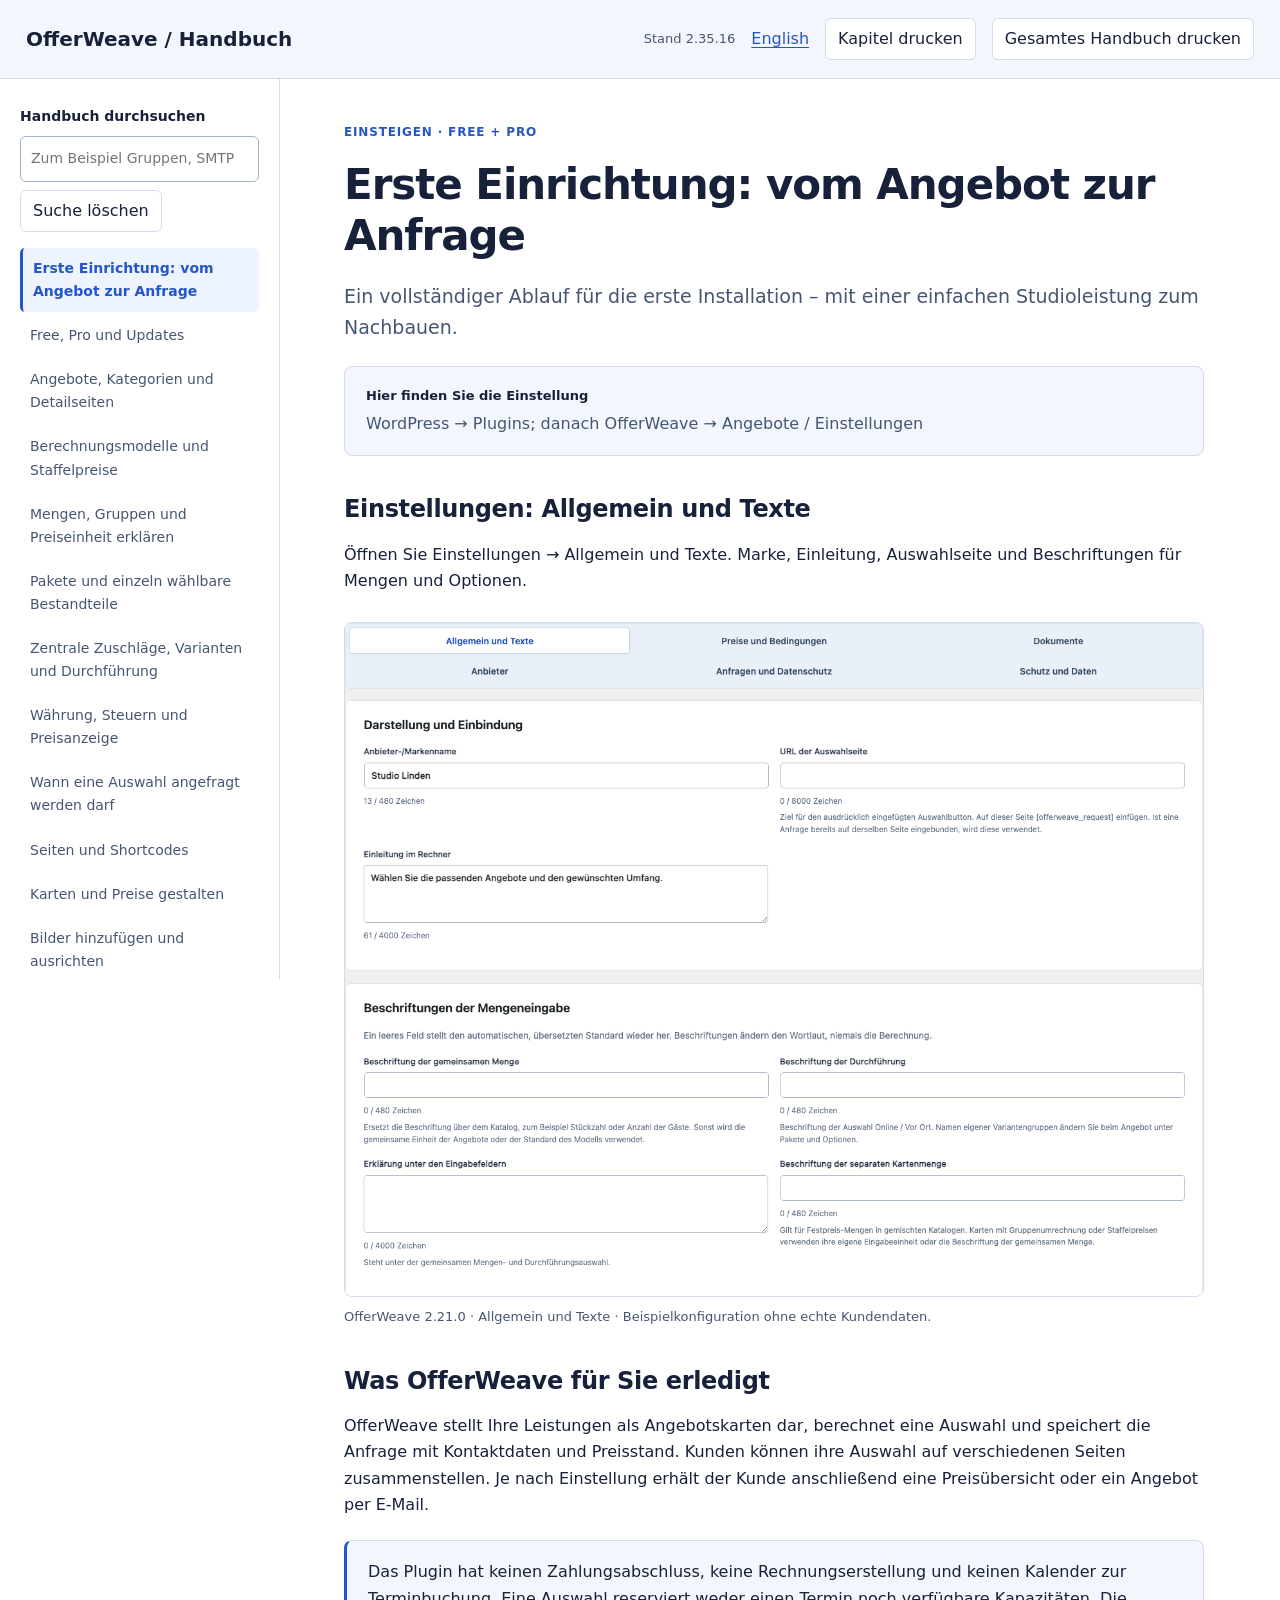
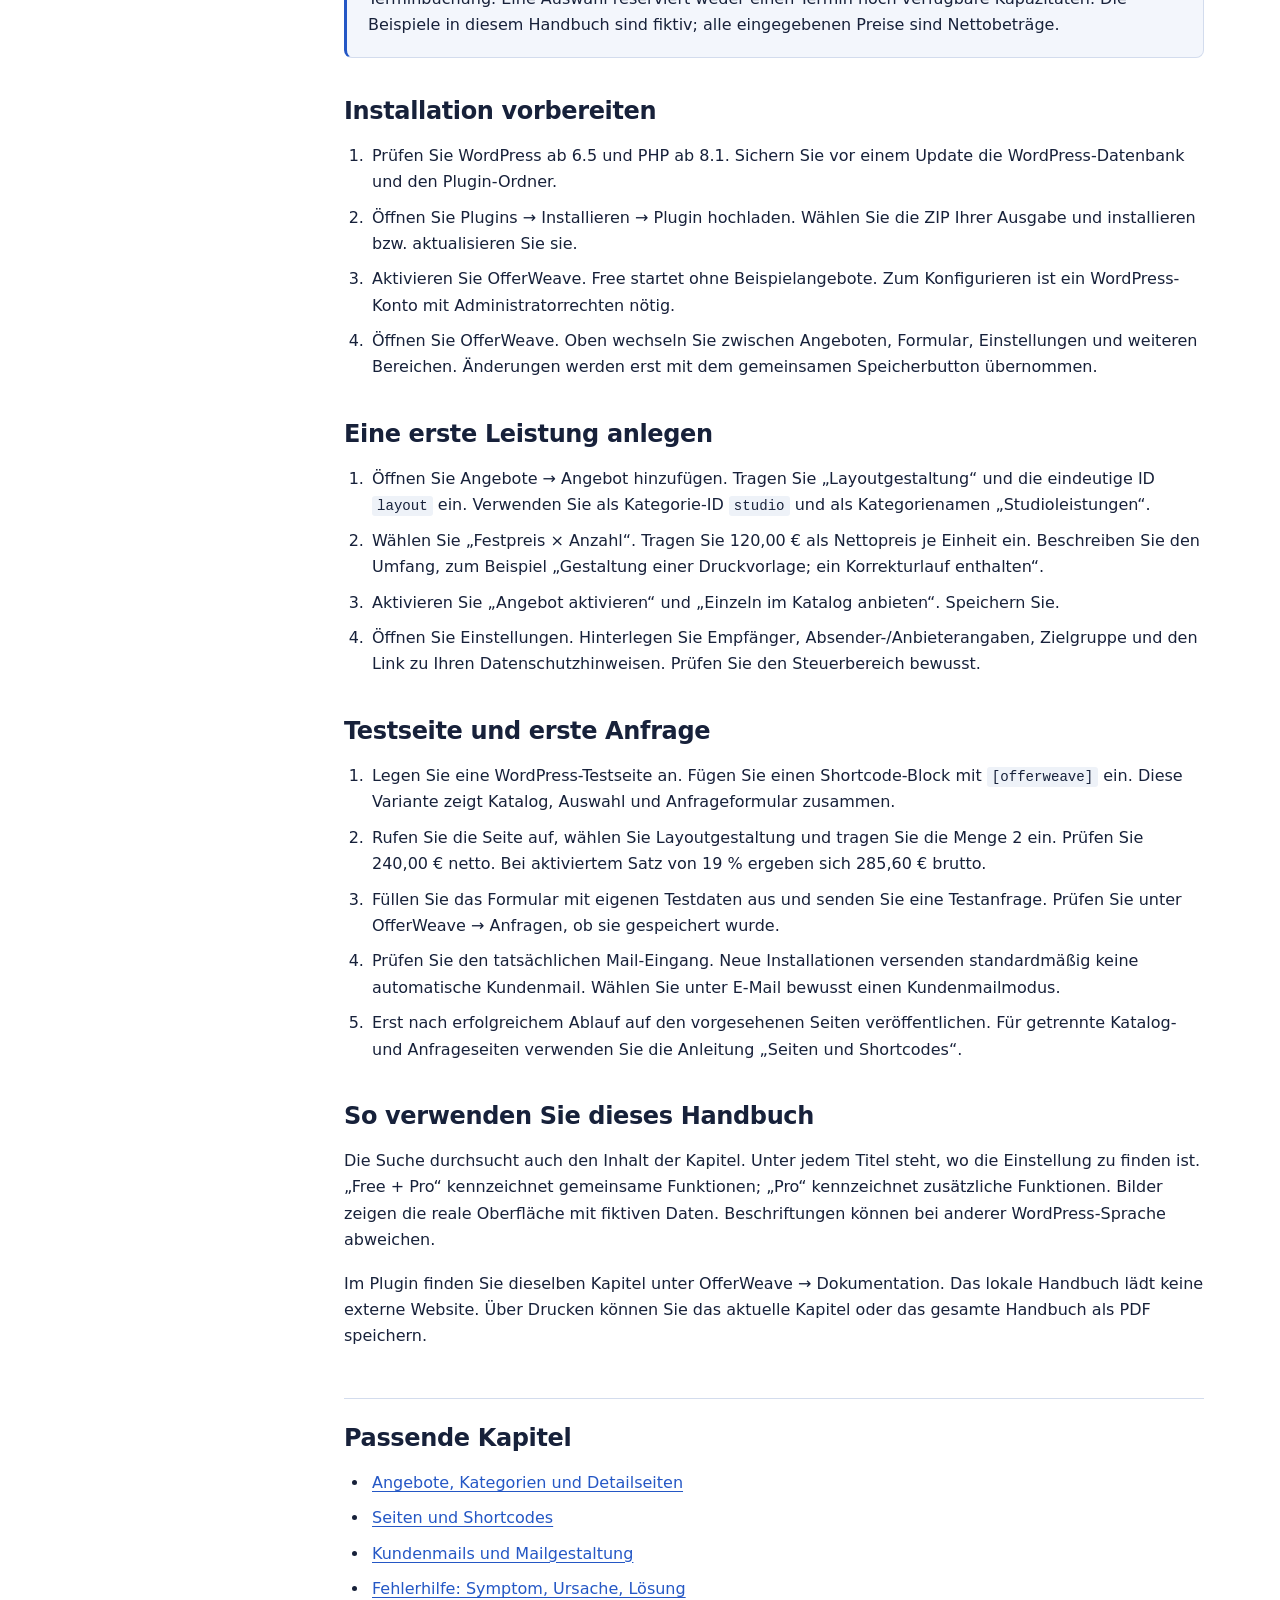
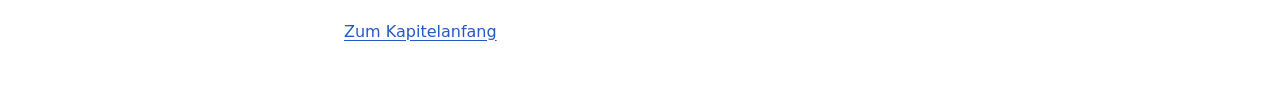
<file: handbook/de/index.html>
<!doctype html><html lang="de"><head><meta charset="utf-8"><meta name="viewport" content="width=device-width,initial-scale=1"><meta name="robots" content="noindex,nofollow"><title>OfferWeave · Handbuch</title><link rel="stylesheet" href="../manual.css?v=2.35.16"><script defer src="../manual.js?v=2.35.16"></script></head><body class="owm" data-hit-label="passende Kapitel"><a class="owm-skip" href="#reader">Zum Inhalt</a><header class="owm-header"><strong>OfferWeave / Handbuch</strong><span>Stand 2.35.16</span><a data-language href="../en/index.html" lang="en">English</a><button data-print hidden>Kapitel drucken</button><button data-print-all hidden>Gesamtes Handbuch drucken</button></header><div class="owm-layout"><aside class="owm-sidebar"><div data-search-area hidden><label for="manual-search">Handbuch durchsuchen</label><input type="search" id="manual-search" placeholder="Zum Beispiel Gruppen, SMTP oder Banner"><button data-clear>Suche löschen</button><p data-search-status role="status" aria-live="polite"></p></div><nav aria-label="Inhaltsverzeichnis"><a href="#start" data-topic="start">Erste Einrichtung: vom Angebot zur Anfrage</a><a href="#editions" data-topic="editions">Free, Pro und Updates</a><a href="#offers" data-topic="offers">Angebote, Kategorien und Detailseiten</a><a href="#pricing" data-topic="pricing">Berechnungsmodelle und Staffelpreise</a><a href="#groups" data-topic="groups">Mengen, Gruppen und Preiseinheit erklären</a><a href="#packages" data-topic="packages">Pakete und einzeln wählbare Bestandteile</a><a href="#variants" data-topic="variants">Zentrale Zuschläge, Varianten und Durchführung</a><a href="#taxes" data-topic="taxes">Währung, Steuern und Preisanzeige</a><a href="#selection-rules" data-topic="selection-rules">Wann eine Auswahl angefragt werden darf</a><a href="#shortcodes" data-topic="shortcodes">Seiten und Shortcodes</a><a href="#design" data-topic="design">Karten und Preise gestalten</a><a href="#images" data-topic="images">Bilder hinzufügen und ausrichten</a><a href="#promotions" data-topic="promotions">Sonderangebote, Aktionspreise und Banner</a><a href="#forms" data-topic="forms">Formular, Pflichtfelder und Spam-Schutz</a><a href="#email" data-topic="email">Kundenmails und Mailgestaltung</a><a href="#smtp" data-topic="smtp">Eigenes SMTP einrichten und Fehler finden</a><a href="#requests" data-topic="requests">Anfragen prüfen, bearbeiten und erneut senden</a><a href="#legal" data-topic="legal">Dokumenttyp, Anbieterangaben und Fristen</a><a href="#languages" data-topic="languages">Deutsch, Englisch und mehrsprachige Websites</a><a href="#transfer" data-topic="transfer">Import, Export und Websiteumzug</a><a href="#maintenance" data-topic="maintenance">Updates, Datensicherung und Aufbewahrung</a><a href="#troubleshooting" data-topic="troubleshooting">Fehlerhilfe: Symptom, Ursache, Lösung</a><a href="#reference" data-topic="reference">Einstellungsfinder und Abnahmecheck</a></nav><p data-empty hidden>Keine passenden Kapitel. Versuchen Sie einen anderen Begriff.</p></aside><main id="reader"><noscript><p>Ohne JavaScript werden alle Kapitel nacheinander angezeigt. Nutzen Sie die Suchfunktion Ihres Browsers.</p></noscript><article id="start" data-article tabindex="-1"><p class="owm-eyebrow">Einsteigen · Free + Pro</p><h1>Erste Einrichtung: vom Angebot zur Anfrage</h1><p class="owm-lead">Ein vollständiger Ablauf für die erste Installation – mit einer einfachen Studioleistung zum Nachbauen.</p><div class="owm-path"><strong>Hier finden Sie die Einstellung</strong><p>WordPress → Plugins; danach OfferWeave → Angebote / Einstellungen</p></div><section id="start--1"><h2>Einstellungen: Allgemein und Texte</h2><p>Öffnen Sie Einstellungen → Allgemein und Texte. Marke, Einleitung, Auswahlseite und Beschriftungen für Mengen und Optionen.</p><figure><a href="../images/settings-general-de.webp" target="_blank" rel="noopener" aria-label="Bild in voller Größe öffnen: Einstellungsnavigation mit geöffnetem Bereich Allgemein und Texte"><img src="../images/settings-general-de.webp" alt="Einstellungsnavigation mit geöffnetem Bereich Allgemein und Texte" loading="lazy" width="1334" height="1046"></a><figcaption>OfferWeave 2.21.0 · Allgemein und Texte · Beispielkonfiguration ohne echte Kundendaten.</figcaption></figure></section><section id="start--2"><h2>Was OfferWeave für Sie erledigt</h2><p>OfferWeave stellt Ihre Leistungen als Angebotskarten dar, berechnet eine Auswahl und speichert die Anfrage mit Kontaktdaten und Preisstand. Kunden können ihre Auswahl auf verschiedenen Seiten zusammenstellen. Je nach Einstellung erhält der Kunde anschließend eine Preisübersicht oder ein Angebot per E-Mail.</p><aside class="owm-note">Das Plugin hat keinen Zahlungsabschluss, keine Rechnungserstellung und keinen Kalender zur Terminbuchung. Eine Auswahl reserviert weder einen Termin noch verfügbare Kapazitäten. Die Beispiele in diesem Handbuch sind fiktiv; alle eingegebenen Preise sind Nettobeträge.</aside></section><section id="start--3"><h2>Installation vorbereiten</h2><ol><li>Prüfen Sie WordPress ab 6.5 und PHP ab 8.1. Sichern Sie vor einem Update die WordPress-Datenbank und den Plugin-Ordner.</li><li>Öffnen Sie Plugins → Installieren → Plugin hochladen. Wählen Sie die ZIP Ihrer Ausgabe und installieren bzw. aktualisieren Sie sie.</li><li>Aktivieren Sie OfferWeave. Free startet ohne Beispielangebote. Zum Konfigurieren ist ein WordPress-Konto mit Administratorrechten nötig.</li><li>Öffnen Sie OfferWeave. Oben wechseln Sie zwischen Angeboten, Formular, Einstellungen und weiteren Bereichen. Änderungen werden erst mit dem gemeinsamen Speicherbutton übernommen.</li></ol></section><section id="start--4"><h2>Eine erste Leistung anlegen</h2><ol><li>Öffnen Sie Angebote → Angebot hinzufügen. Tragen Sie „Layoutgestaltung“ und die eindeutige ID <code>layout</code> ein. Verwenden Sie als Kategorie-ID <code>studio</code> und als Kategorienamen „Studioleistungen“.</li><li>Wählen Sie „Festpreis × Anzahl“. Tragen Sie 120,00 € als Nettopreis je Einheit ein. Beschreiben Sie den Umfang, zum Beispiel „Gestaltung einer Druckvorlage; ein Korrekturlauf enthalten“.</li><li>Aktivieren Sie „Angebot aktivieren“ und „Einzeln im Katalog anbieten“. Speichern Sie.</li><li>Öffnen Sie Einstellungen. Hinterlegen Sie Empfänger, Absender-/Anbieterangaben, Zielgruppe und den Link zu Ihren Datenschutzhinweisen. Prüfen Sie den Steuerbereich bewusst.</li></ol></section><section id="start--5"><h2>Testseite und erste Anfrage</h2><ol><li>Legen Sie eine WordPress-Testseite an. Fügen Sie einen Shortcode-Block mit <code>[offerweave]</code> ein. Diese Variante zeigt Katalog, Auswahl und Anfrageformular zusammen.</li><li>Rufen Sie die Seite auf, wählen Sie Layoutgestaltung und tragen Sie die Menge 2 ein. Prüfen Sie 240,00 € netto. Bei aktiviertem Satz von 19 % ergeben sich 285,60 € brutto.</li><li>Füllen Sie das Formular mit eigenen Testdaten aus und senden Sie eine Testanfrage. Prüfen Sie unter OfferWeave → Anfragen, ob sie gespeichert wurde.</li><li>Prüfen Sie den tatsächlichen Mail-Eingang. Neue Installationen versenden standardmäßig keine automatische Kundenmail. Wählen Sie unter E-Mail bewusst einen Kundenmailmodus.</li><li>Erst nach erfolgreichem Ablauf auf den vorgesehenen Seiten veröffentlichen. Für getrennte Katalog- und Anfrageseiten verwenden Sie die Anleitung „Seiten und Shortcodes“.</li></ol></section><section id="start--6"><h2>So verwenden Sie dieses Handbuch</h2><p>Die Suche durchsucht auch den Inhalt der Kapitel. Unter jedem Titel steht, wo die Einstellung zu finden ist. „Free + Pro“ kennzeichnet gemeinsame Funktionen; „Pro“ kennzeichnet zusätzliche Funktionen. Bilder zeigen die reale Oberfläche mit fiktiven Daten. Beschriftungen können bei anderer WordPress-Sprache abweichen.</p><p>Im Plugin finden Sie dieselben Kapitel unter OfferWeave → Dokumentation. Das lokale Handbuch lädt keine externe Website. Über Drucken können Sie das aktuelle Kapitel oder das gesamte Handbuch als PDF speichern.</p></section><footer><h2>Passende Kapitel</h2><ul><li><a href="#offers">Angebote, Kategorien und Detailseiten</a></li><li><a href="#shortcodes">Seiten und Shortcodes</a></li><li><a href="#email">Kundenmails und Mailgestaltung</a></li><li><a href="#troubleshooting">Fehlerhilfe: Symptom, Ursache, Lösung</a></li></ul><a href="#start">Zum Kapitelanfang</a></footer></article><article id="editions" data-article tabindex="-1"><p class="owm-eyebrow">Einsteigen · Free + Pro</p><h1>Free, Pro und Updates</h1><p class="owm-lead">Funktionen der Ausgaben, Installation und Lizenzverwaltung.</p><div class="owm-path"><strong>Hier finden Sie die Einstellung</strong><p>OfferWeave → Free &amp; Pro</p></div><section id="editions--1"><h2>Die passende Ausgabe</h2><div class="owm-table" tabindex="0" role="region" aria-label="Bereich / Free / Pro"><table><thead><tr><th scope="col">Bereich</th><th scope="col">Free</th><th scope="col">Pro</th></tr></thead><tbody><tr><td>Angebote, Kategorien, Bilder und eigene Kurzinfo-Icons</td><td>Ja</td><td>Ja</td></tr><tr><td>Festpreis × Anzahl, einmalig oder monatlich</td><td>Ja</td><td>Ja</td></tr><tr><td>Katalog, Einzelkarte, Detailauswahl und Anfrage per Shortcode</td><td>Ja</td><td>Ja</td></tr><tr><td>Gemeinsame oder eigene Karteneingaben und Feldbeschriftungen</td><td>Ja</td><td>Ja</td></tr><tr><td>Akzentfarbe, Kartenhintergrund und Rundung</td><td>Ja</td><td>Ja</td></tr><tr><td>Eigene Anfragefelder und Spam-Schutz</td><td>Ja</td><td>Ja</td></tr><tr><td>Anfragen verwalten, exportieren und Standardmails senden</td><td>Ja</td><td>Ja</td></tr><tr><td>Globale Standardwährung</td><td>Ja</td><td>Ja</td></tr><tr><td>Weitere Währungen wie CHF, GBP, JPY und KWD</td><td>Ja</td><td>Ja</td></tr><tr><td>Steuern, Netto/Brutto und Anfragebedingungen</td><td>Ja</td><td>Ja</td></tr><tr><td>Deutsch/Englisch und Polylang-Anbindung</td><td>Ja</td><td>Ja</td></tr><tr><td>Konfiguration importieren und exportieren innerhalb der Ausgabe</td><td>Ja</td><td>Ja</td></tr><tr><td>Staffelpreise, Gruppen und Auswahlpakete</td><td>Nein</td><td>Ja</td></tr><tr><td>Varianten und Durchführung gemeinsam oder je Karte</td><td>Nein</td><td>Ja</td></tr><tr><td>Individuelle Zuschläge und Zusatzkosten</td><td>Nein</td><td>Ja</td></tr><tr><td>Eingaben per Shortcode frei platzieren</td><td>Nein</td><td>Ja</td></tr><tr><td>Befristete Aktionen und Aktionspreise</td><td>Nein</td><td>Ja</td></tr><tr><td>Aktionsbanner frei per Shortcode platzieren</td><td>Nein</td><td>Ja</td></tr><tr><td>Vollständiger Designer für Karten, Eingaben und Banner</td><td>Nein</td><td>Ja</td></tr><tr><td>Eigene Mailvorlagen und Mailgestaltung</td><td>Nein</td><td>Ja</td></tr><tr><td>Integrierter SMTP-Versand für OfferWeave</td><td>Nein</td><td>Ja</td></tr></tbody></table></div><figure><a href="../images/edition-features-de.webp" target="_blank" rel="noopener" aria-label="Bild in voller Größe öffnen: Funktionen in Free und Pro im Plugin vergleichen."><img src="../images/edition-features-de.webp" alt="Funktionen in Free und Pro im Plugin vergleichen." loading="lazy" width="1196" height="985"></a><figcaption>OfferWeave 2.35.0 · Funktionsvergleich in der tatsächlich installierten Free-Ausgabe.</figcaption></figure><p>Free ist nicht auf zwei Angebote beschränkt. Die gemeinsame technische Obergrenze beträgt 150 Angebote. Pro ergänzt Rechenmodelle und Gestaltung; ein monatlicher Angebotspreis ist keine Zahlungs- oder Abofunktion.</p><p>OfferWeave wird unter der Marke NovaPlug entwickelt und veröffentlicht. In beiden Ausgaben ist NovaPlug als Plugin-Autor angegeben.</p><p>Unter Design stehen in Free Akzentfarbe, Kartenfläche und Eckenrundung zur Verfügung. Alle unterstützten Standardwährungen können in Free und Pro unter Einstellungen gewählt werden.</p><figure><a href="../images/free-design-de.webp" target="_blank" rel="noopener" aria-label="Bild in voller Größe öffnen: Die drei Einstellungen der Free-Basisgestaltung."><img src="../images/free-design-de.webp" alt="Die drei Einstellungen der Free-Basisgestaltung." loading="lazy" width="1254" height="310"></a><figcaption>OfferWeave 2.35.0 · Basisgestaltung in einer lokalen WordPress-Installation.</figcaption></figure></section><section id="editions--2"><h2>Pro direkt aus dem Dashboard kaufen</h2><p>„OfferWeave → Pro plans“ öffnet dieselbe Preisübersicht wie der einzeilige Button „Pro kaufen“ im Editor. Die Preisübersicht öffnet sich im selben Tab. Bei ungespeicherten Änderungen erscheint die vorhandene Browserwarnung. Die deutschen Jahrespreise betragen 69, 129 und 249 Euro inklusive 19 % MwSt. Der MwSt.-Hinweis steht direkt unter jedem Preis. Der Hinweis zur Anpassung an Ihr Rechnungsland im Checkout steht unter den Preiskarten. Wählen Sie „Zum Checkout“ beim gewünschten Paket.</p><figure><a href="../images/purchase-navigation-de.webp" target="_blank" rel="noopener" aria-label="Bild in voller Größe öffnen: Einzeiliger Button „Pro kaufen“ im Editor."><img src="../images/purchase-navigation-de.webp" alt="Einzeiliger Button „Pro kaufen“ im Editor." loading="lazy" width="1234" height="150"></a><figcaption>OfferWeave 2.35.16: „Pro kaufen“ öffnet die Kaufseite im selben Tab.</figcaption></figure><figure><a href="../images/upgrade-de.webp" target="_blank" rel="noopener" aria-label="Bild in voller Größe öffnen: OfferWeave: eigene Pro-Preisübersicht mit drei deutschen Bruttopreisen und Checkout-Buttons."><img src="../images/upgrade-de.webp" alt="OfferWeave: eigene Pro-Preisübersicht mit drei deutschen Bruttopreisen und Checkout-Buttons." loading="lazy" width="1160" height="946"></a><figcaption>OfferWeave 2.35.9: Paketvergleich für 1, 5 oder 25 Website-Registrierungen mit deutschen Bruttopreisen.</figcaption></figure><p>Free enthält das originale Freemius-SDK für eine optionale Kontoverbindung. Sie können die Verbindung überspringen und alle Free-Funktionen nutzen. Nach der Verbindung ist Ihr Freemius-Konto im Plugin erreichbar. Die Preisübersicht unter „Pro plans“, ihre Checkout-Buttons und der externe Link „Mein Konto“ bleiben unverändert. Ein Klick auf den Kaufbutton kauft noch nichts und speichert keine Konfiguration. Nach dem Kauf installieren Sie das Pro-Paket über WordPress und aktivieren dort die erhaltene Lizenz.</p></section><section id="editions--3"><h2>Installieren und wechseln</h2><ol><li>Sichern Sie Konfiguration und Datenbank. Installieren Sie die passende ZIP über WordPress → Plugins → Plugin hochladen.</li><li>Deaktivieren Sie eine bereits aktive OfferWeave-Ausgabe unter Plugins. Aktivieren Sie danach die gewünschte Ausgabe. Einstellungen und Anfragen bleiben erhalten. Bei Netzwerkaktivierung prüfen Sie auch die einzelnen Websites.</li><li>Prüfen Sie nach einem Wechsel Katalog, Detailseiten, Auswahl und Mails auf einer Testseite.</li></ol><aside class="owm-note">Beim Wechsel auf Free werden Pro-Angebote nicht zu Festpreis-Angeboten umgerechnet. Komplexe Angebote sind öffentlich nicht verfügbar; erweiterte Einstellungen bleiben gespeichert und sind gegen Änderungen geschützt. Einfache Angebote erscheinen ohne Pro-Aktionen und mit Basisgestaltung.</aside><aside class="owm-note">Beim Update auf 2.35.0 werden die bisherigen Einstellungen und Anfragen einmalig in die neuen internen Speicherbezeichnungen übernommen. Sichern Sie vor dem Update die Datenbank. Für einen Rückwechsel auf eine ältere Pluginversion ist eine dazu passende Datenbanksicherung erforderlich.</aside></section><section id="editions--4"><h2>Lizenz und Services</h2><p>Eine bezahlte Pro-Lizenz umfasst offizielle Updates, Downloads und Support für die gekaufte Laufzeit. Im Pro-Paket unter Free &amp; Pro sehen Sie Ihren Lizenzstatus und öffnen die Konto- und Lizenzverwaltung.</p><p>Das Deaktivieren einer Lizenz kündigt nicht automatisch das zugehörige Abonnement. Prüfen Sie bei ausstehender Zahlung oder falschem Produktkonto den Status in Ihrer Freemius-Kontoverwaltung.</p><figure><a href="../images/license-status-de.webp" target="_blank" rel="noopener" aria-label="Bild in voller Größe öffnen: Lizenzstatus und Konto verwalten."><img src="../images/license-status-de.webp" alt="Lizenzstatus und Konto verwalten." loading="lazy" width="1074" height="1181"></a><figcaption>OfferWeave 2.25.6 · Lokaler WordPress-Test mit Teststatus.</figcaption></figure></section><footer><h2>Passende Kapitel</h2><ul><li><a href="#start">Erste Einrichtung: vom Angebot zur Anfrage</a></li><li><a href="#maintenance">Updates, Datensicherung und Aufbewahrung</a></li><li><a href="#transfer">Import, Export und Websiteumzug</a></li></ul><a href="#editions">Zum Kapitelanfang</a></footer></article><article id="offers" data-article tabindex="-1"><p class="owm-eyebrow">Angebote aufbauen · Free + Pro</p><h1>Angebote, Kategorien und Detailseiten</h1><p class="owm-lead">Die grundlegenden Felder einer Karte – und der Unterschied zwischen aktiv und einzeln sichtbar.</p><div class="owm-path"><strong>Hier finden Sie die Einstellung</strong><p>OfferWeave → Angebote → Angebot wählen → vier Bereiche</p></div><section id="offers--1"><h2>Angebote finden</h2><p>Suche, Rollen-, Status- und Kategoriefilter bleiben oben in der Angebots-Seitenleiste stehen. Nur die gefilterten Angebotskarten darunter scrollen. Auch Trefferzahl, „Filter zurücksetzen“ und „Angebot hinzufügen“ sind jederzeit außerhalb der Trefferliste erreichbar. Beim Wechsel zwischen Angeboten bleiben Filter, offener Entwurf und Listenposition erhalten. Eine neue Filterung beginnt oben in der Trefferliste. Ein geöffneter Entwurf bleibt offen, auch wenn er nicht mehr zum Filter passt.</p><figure><a href="../images/offers-de.webp" target="_blank" rel="noopener" aria-label="Bild in voller Größe öffnen: Angebotsverwaltung mit feststehenden Suchfiltern und separat scrollbarer Trefferliste."><img src="../images/offers-de.webp" alt="Angebotsverwaltung mit feststehenden Suchfiltern und separat scrollbarer Trefferliste." loading="lazy" width="1334" height="950"></a><figcaption>OfferWeave 2.20.1 · Suche und Filter oben, scrollbare Angebote darunter.</figcaption></figure><p>Die Trefferliste lässt sich mit Mausrad oder Touch scrollen. Per Tab erreichen Sie den Listenbereich und seine Angebotsbuttons; Bild auf/ab scrollt die fokussierte Liste. Auf kleinen oder niedrigen Bildschirmen bleibt die Seitenleiste im normalen Seitenfluss, während die Trefferliste weiterhin separat scrollt.</p></section><section id="offers--2"><h2>Vier Bereiche statt eines langen Formulars</h2><ol><li>Inhalt und Darstellung: Name, Beschreibung, Kartentexte, Preiseinheit und Bild.</li><li>Preis und Menge: Berechnungsmodell, Preis, Mengenregeln, Einheiten und Entwurfsvorschau.</li><li>Pakete und Optionen: enthaltene Leistungen, separate Bestandteilpreise für zusammenstellbare Pakete, Varianten und Reisekosten.</li><li>Veröffentlichung: eindeutige ID, Kategorie, Sichtbarkeit, Detailadresse und Shortcodes.</li></ol></section><section id="offers--3"><h2>Kurzinfos mit eigenen Icons</h2><p>Unter Angebote → Inhalt und Darstellung → Kurzinfos pflegen Sie bis zu vier Einträge mit eigenen Bilddateien. Jede Zeile hat ein Textfeld, eine kleine Bildvorschau und „Wählen / hochladen“. Es gibt keine vorgegebene Icon-Liste. Neue Zeilen starten ohne Icon; dann erscheint nur der Text. Auch in Free verfügbar.</p><p>Die Kurzinfos verteilen sich automatisch über die verfügbare Innenbreite der Karte. Icon und Beschriftung bleiben jeweils als Gruppe zusammen. Vorhandene Rand- und Mindestabstände bleiben erhalten. Bei wenig Platz wechseln ganze Gruppen in eine neue Zeile; lange Texte können innerhalb der Gruppe umbrechen. Ein einzelner Eintrag bleibt links ausgerichtet. Das gilt für alle Kartenlayouts und die Vorschau; eine zusätzliche Einstellung ist nicht nötig.</p><figure><a href="../images/fact-spacing-de.webp" target="_blank" rel="noopener" aria-label="Bild in voller Größe öffnen: Angebotskarte mit drei über die Innenbreite verteilten Kurzinfos; Icon und Beschriftung bleiben zusammen."><img src="../images/fact-spacing-de.webp" alt="Angebotskarte mit drei über die Innenbreite verteilten Kurzinfos; Icon und Beschriftung bleiben zusammen." loading="lazy" width="628" height="590"></a><figcaption>OfferWeave 2.29.1: Gleichmäßige Abstände zwischen den Kurzinfo-Gruppen, mit den bestehenden Kartenrändern.</figcaption></figure><figure><a href="../images/fact-icons-de.webp" target="_blank" rel="noopener" aria-label="Bild in voller Größe öffnen: Gleichmäßig ausgerichtete Kurzinfos mit einem kleinen Entfernen-Kreuz über jeder zugeordneten Icon-Vorschau."><img src="../images/fact-icons-de.webp" alt="Gleichmäßig ausgerichtete Kurzinfos mit einem kleinen Entfernen-Kreuz über jeder zugeordneten Icon-Vorschau." loading="lazy" width="946" height="734"></a><figcaption>OfferWeave 2.16.2: Beschriftungen oben; Textfeld, Vorschau und Buttons auf einer Höhe. Das kleine × über dem Icon entfernt nur das Bild.</figcaption></figure><ol><li>„Kurzinfo hinzufügen“ anklicken und Text eingeben. Pro Zeile sind bis zu 480 Zeichen möglich; kurze Angaben bleiben leichter lesbar.</li><li>„Wählen / hochladen“ öffnet die WordPress-Mediathek. Dort unter „Dateien hochladen“ ein eigenes Bild hinzufügen oder unter „Mediathek“ ein vorhandenes Bild auswählen. Mit „Dieses Icon verwenden“ bestätigen.</li><li>Das kleine × direkt über der Icon-Vorschau entfernt nur die Bildzuordnung (Tooltip „Icon entfernen“). Die Datei bleibt in der Mediathek. Die Pfeile rechts verschieben Text, Icon und Übersetzungen gemeinsam; das rechte × neben den Pfeilen entfernt die ganze Kurzinfo.</li><li>Speichern veröffentlicht die Änderung. Die gleichen eigenen Icons erscheinen in allen Kartenlayouts und der Designer-Vorschau. Duplizieren übernimmt die Zuordnungen.</li></ol><p>Geeignet sind kleine, möglichst quadratische PNG-, WebP-, JPEG-, GIF- oder AVIF-Dateien; transparente PNGs eignen sich für freistehende Icons. Die Anzeige erhält die Proportionen. SVGs aus der Mediathek werden ebenfalls unterstützt; neue SVG-Uploads müssen in WordPress freigegeben sein. Icons neben dem zugehörigen Text werden für Bildschirmleser als dekorativ behandelt.</p><p>Export/Import übernimmt die Bildadressen, keine Bilddateien oder fremden Mediathek-IDs. Solange die ursprünglichen Adressen erreichbar sind, bleiben die Icons sichtbar. Für einen vollständigen Umzug die Dateien in die Mediathek der Zielwebsite übertragen und dort neu zuordnen. Ein fehlendes Bild kann erneut gewählt oder entfernt werden.</p><p>Seit Version 2.16.1 entfallen die bisherigen vorgegebenen Kurzinfo-Symbole. Texte und Reihenfolge bleiben erhalten; wählen Sie für gewünschte Icons eigene Bilddateien aus. Andere Kartensymbole werden dadurch nicht geändert.</p></section><section id="offers--4"><h2>Anlegen und Speichern</h2><p>„Angebot hinzufügen“ bietet passende Startpunkte. Das Einzelangebot startet mit Festpreis × Anzahl; die beiden Paket-Startpunkte stehen in Pro bereit. Anschließend bearbeiten Sie die vorhandenen Regeln. Abbrechen legt nichts an. Der Bereichswechsel speichert nichts: Erst der Speicherbutton übernimmt die Konfiguration.</p><aside class="owm-note">Die Rolle beschreibt die Zusammenstellung. Das Berechnungsmodell beschreibt, wie der Preis entsteht. „Modul“ ist kein eigener Angebotstyp. Ein enthaltenes Einzelangebot behält seine eigene Berechnung.</aside></section><section id="offers--5"><h2>Katalog und Detailseite</h2><p>Unter Veröffentlichung aktivieren Sie die eigene Katalogkarte und tragen bei Bedarf die Detail-URL ein. Auf der Detailseite setzen Sie <code>[offerweave_add id=&quot;layout&quot;]</code> ein. Die ID bleibt unabhängig von der Reihenfolge. Kataloge erscheinen mit <code>[offerweave_catalog category=&quot;studio&quot;]</code>; die Auswahl setzen Sie separat mit <code>[offerweave_selection]</code>.</p></section><section id="offers--6"><h2>Gelber Hinweis bei gemischten Kategorien</h2><p>Eine Kategorie kann weiterhin verschiedene Berechnungsmodelle enthalten. Sind aktive, einzeln im Katalog sichtbare Angebote unterschiedlich berechnet, erscheint oben im Angebotseditor ein gelber Hinweis. Er verhindert das Speichern nicht und ändert keine Preise.</p><p>Öffnen Sie „Angebote und Preisregeln prüfen“. Unter jedem Modell stehen die betroffenen Angebote. Ein Klick öffnet direkt deren Preisregel. Deaktivierte Angebote und reine Paketbestandteile werden beim Vergleich nicht berücksichtigt. Der Hinweis reagiert bereits auf Änderungen im Entwurf.</p><figure><a href="../images/category-models-de.webp" target="_blank" rel="noopener" aria-label="Bild in voller Größe öffnen: Gelber Hinweis im Angebotseditor mit getrennten Listen für Festpreis × Anzahl und Gruppenumrechnung."><img src="../images/category-models-de.webp" alt="Gelber Hinweis im Angebotseditor mit getrennten Listen für Festpreis × Anzahl und Gruppenumrechnung." loading="lazy" width="1034" height="556"></a><figcaption>OfferWeave 2.22.2 · reale lokale Oberfläche mit fiktiven Studioleistungen: Preisregeln prüfen, ohne das Speichern zu sperren.</figcaption></figure><p>Für eine durchgängig gemeinsame Menge verwenden Sie passende, einheitliche Modelle in der Kategorie. Die Durchführung wird auch bei gemischten Modellen gemeinsam gewählt. Prüfen Sie jedes Angebot unter Preis und Menge und stellen Sie dessen eigene Gruppengröße bzw. Staffel ein. Kategorien sind keine gemeinsame Preisregel: Ein Modellwechsel wird niemals automatisch auf andere Angebote oder Paketbestandteile übertragen.</p><p>Unter Einstellungen → Allgemein und Texte können Sie stattdessen „Je Angebotskarte getrennt“ wählen. Dann sind Menge und Durchführung je Karte unabhängig und der gemeinsame Block entfällt – auch bei gleichem Preismodell.</p></section><section id="offers--7"><h2>Hinweise und Bestätigungen</h2><p>OfferWeave zeigt Hinweise und Bestätigungen in eigenen Dialogfenstern. Lesen Sie die Meldung und schließen Sie einen Hinweis mit „Verstanden“, dem X oder Escape. Bei Bestätigungen können Sie mit „Abbrechen“, X oder Escape ohne Änderung zurückkehren. Eine Aktion wird erst mit der beschrifteten Aktionsschaltfläche ausgeführt.</p><figure><a href="../images/dialog-warning-de.webp" target="_blank" rel="noopener" aria-label="Bild in voller Größe öffnen: OfferWeave-Hinweis zum gesperrten Wechsel eines Preismodells mit zugeordneten Paketbestandteilen."><img src="../images/dialog-warning-de.webp" alt="OfferWeave-Hinweis zum gesperrten Wechsel eines Preismodells mit zugeordneten Paketbestandteilen." loading="lazy" width="1420" height="1050"></a><figcaption>OfferWeave 2.35.4 · Das bisherige Modell und die Paketbestandteile bleiben erhalten.</figcaption></figure><p>Sind einem Paket Bestandteile zugeordnet, entfernen Sie diese ausdrücklich im Bereich „Pakete und Optionen“, bevor Sie zu einem Preismodell ohne Bestandteile wechseln. Das Schließen des Hinweises entfernt keine Zuordnung.</p><figure><a href="../images/dialog-confirm-de.webp" target="_blank" rel="noopener" aria-label="Bild in voller Größe öffnen: Bestätigung zum Entfernen eines Angebots mit Abbrechen und Angebot entfernen."><img src="../images/dialog-confirm-de.webp" alt="Bestätigung zum Entfernen eines Angebots mit Abbrechen und Angebot entfernen." loading="lazy" width="1420" height="1050"></a><figcaption>OfferWeave 2.35.4 · Abbrechen ist zunächst fokussiert; die Entfernung braucht eine Bestätigung.</figcaption></figure><p>Beim Neuladen, Schließen oder Verlassen einer Seite mit ungespeicherten Änderungen kann weiterhin eine Browsermeldung erscheinen. Deren Text und Gestaltung bestimmt der Browser. Dieser Schutz vor Datenverlust bleibt bestehen.</p></section><section id="offers--8"><h2>Fehlendes Auswahlpaket in Pro auflösen</h2><p>Eine ältere gespeicherte Zuordnung kann auf ein Auswahlpaket verweisen, das nicht mehr vorhanden ist. Pro zeigt dessen ID unter Angebote → gewünschtes Angebot → Preis und Menge → Berechnung und Eingabe. Der Hinweis allein ändert keine Daten.</p><figure><a href="../images/offer-missing-parent-de.webp" target="_blank" rel="noopener" aria-label="Bild in voller Größe öffnen: Pro zeigt die ID eines fehlenden Auswahlpakets und die Schaltfläche Unabhängig konfigurieren."><img src="../images/offer-missing-parent-de.webp" alt="Pro zeigt die ID eines fehlenden Auswahlpakets und die Schaltfläche Unabhängig konfigurieren." loading="lazy" width="934" height="485"></a><figcaption>OfferWeave 2.35.5 · Tatsächliche Pro-Oberfläche mit fiktiver Studioleistung.</figcaption></figure><ol><li>Prüfen Sie die angezeigte Paket-ID und die eigenen Preise, Gruppengrößen und Optionen dieses Angebots.</li><li>Klicken Sie auf „Unabhängig konfigurieren“, wenn das Angebot seine vorhandenen eigenen Einstellungen verwenden soll. Nur der Verweis auf das fehlende Paket wird entfernt; Preise und Varianten bleiben erhalten.</li><li>Prüfen Sie die Preisberechnung und klicken Sie auf „Änderungen speichern“. Verbleibende ungültige Zuordnungen werden weiterhin beim Speichern gemeldet.</li></ol><aside class="owm-note">In Free bleibt die normale Bearbeitung der Free-Angebote möglich; gespeicherte Pro-Daten bleiben erhalten. Eine fehlende Pro-Zuordnung wird beim Editionswechsel nicht stillschweigend entfernt. Sie können sie bei der nächsten Nutzung von Pro bewusst korrigieren.</aside></section><footer><h2>Passende Kapitel</h2><ul><li><a href="#pricing">Berechnungsmodelle und Staffelpreise</a></li><li><a href="#groups">Mengen, Gruppen und Preiseinheit erklären</a></li><li><a href="#images">Bilder hinzufügen und ausrichten</a></li><li><a href="#shortcodes">Seiten und Shortcodes</a></li></ul><a href="#offers">Zum Kapitelanfang</a></footer></article><article id="pricing" data-article tabindex="-1"><p class="owm-eyebrow">Preise berechnen · Pro</p><h1>Berechnungsmodelle und Staffelpreise</h1><p class="owm-lead">Das richtige Modell auswählen und die Preisformel anhand konkreter Werte prüfen. Festpreise gibt es auch in Free.</p><div class="owm-path"><strong>Hier finden Sie die Einstellung</strong><p>OfferWeave → Angebote → Preis und Menge</p></div><section id="pricing--1"><h2>Das passende Modell</h2><p>Festpreis × Anzahl multipliziert den Grundpreis mit der bestellten Stückzahl. Gruppenberechnung teilt die eingegebene Gesamtmenge durch die Gruppengröße und rundet auf. Staffelpreise wählen den Grundpreis zur Menge; zusätzliche Einheiten werden anhand der eingestellten Zuschlagsbereiche berechnet. Zusammenstellbare Pakete addieren ausschließlich die im Paket gespeicherten Bestandteilpreise und wenden darauf die Paketbasis Anzahl oder Gruppen an.</p></section><section id="pricing--2"><h2>Staffeln einrichten</h2><p>Grenzen müssen über alle Staffeln und Zuschlagsbereiche streng ansteigen. Beispiel Druckauflage: bis 100 Exemplare 600 €; bis 200 jeweils 3 € zusätzlich. 150 Exemplare kosten dann 750 € netto. Monatliche Angebote verwenden monatliche Beträge. Oberhalb „Automatisch berechnen bis“ bleibt der Preis offen.</p><figure><a href="../images/tiers-de.webp" target="_blank" rel="noopener" aria-label="Bild in voller Größe öffnen: Staffelpreise mit Grundpreis und Zuschlagsbereich."><img src="../images/tiers-de.webp" alt="Staffelpreise mit Grundpreis und Zuschlagsbereich." loading="lazy" width="1034" height="571"></a><figcaption>Staffelpreise mit Grundpreis und Zuschlagsbereich.</figcaption></figure></section><section id="pricing--3"><h2>Den Entwurf berechnen</h2><ol><li>Unter Preis und Menge zu „Berechnung testen“ wechseln. Die Vorschau verwendet die ungespeicherten Einstellungen.</li><li>Menge sowie gegebenenfalls Bestandteile, Varianten und Reiseangaben wählen. „Entwurf berechnen“ zeigt dieselbe Berechnung wie der Kundenbereich.</li><li>Prüfen Sie eine normale Menge, die letzte Menge einer Gruppe/Staffel und die erste Menge darüber. Bei 20 Einheiten pro Gruppe ergeben 21 Einheiten zwei Gruppen.</li><li>Netto, Steuern, Brutto, Laufzeiten und offene Kosten werden angezeigt. Hinweise zu Anfragebedingungen beziehen sich auf diese Position; weitere Positionen können die Anfrage freigeben.</li></ol><figure><a href="../images/price-preview-de.webp" target="_blank" rel="noopener" aria-label="Bild in voller Größe öffnen: Preisvorschau eines Entwurfs mit zwei berechneten Gruppen."><img src="../images/price-preview-de.webp" alt="Preisvorschau eines Entwurfs mit zwei berechneten Gruppen." loading="lazy" width="1034" height="619"></a><figcaption>Preisvorschau eines Entwurfs mit zwei berechneten Gruppen.</figcaption></figure><aside class="owm-note">Die Vorschau speichert keine Anfrage und sendet keine Mail. Nach einer Änderung verschwindet das veraltete Ergebnis. Ungültige Konfigurationen müssen vor der Berechnung korrigiert werden.</aside></section><section id="pricing--4"><h2>Mengen bei einheitlichen und gemischten Kategorien</h2><p>Verwenden alle sichtbaren Angebote dasselbe Berechnungsmodell, bleibt die gemeinsame Menge oberhalb der Karten. Treffen Festpreis × Anzahl, Gruppenumrechnung oder Staffelpreise aufeinander, erhält jede Karte ihre eigene Menge vor dem Preis. Die Durchführung bleibt als gemeinsame Auswahl oberhalb der Karten. Sie gilt für alle Angebote mit einer Durchführungsregel; die Mengen bleiben unabhängig. Eigene Zusatzvarianten stehen weiterhin in der jeweiligen Karte.</p><p>Beispiel: Ein Studiotermin kostet 200 € je Gruppe mit höchstens 10 Gästen, ohne Rabatt für weitere Gruppen. Tragen Sie in seiner Karte 30 Gäste ein: Der Preis beträgt 600 €. Eine Layoutgestaltung für 120 € je Vorlage startet mit Anzahl 1. Stellen Sie in dieser Karte Anzahl 2 ein: Sie kostet 240 €, während der Studiotermin weiterhin 600 € kostet.</p><figure><a href="../images/mixed-catalog-de.webp" target="_blank" rel="noopener" aria-label="Bild in voller Größe öffnen: Gemischter Katalog: gemeinsame Terminart oberhalb der Karten, eigene Vorlagenanzahl und Gästezahl direkt beim jeweiligen Angebot."><img src="../images/mixed-catalog-de.webp" alt="Gemischter Katalog: gemeinsame Terminart oberhalb der Karten, eigene Vorlagenanzahl und Gästezahl direkt beim jeweiligen Angebot." loading="lazy" width="1340" height="786"></a><figcaption>OfferWeave 2.26.2 · echte Katalogberechnung: 30 Gäste und 2 Druckvorlagen; Preise und Mengen bleiben unabhängig. Die eigenen Mengenfelder stehen kompakt unter dem jeweiligen Preis.</figcaption></figure><p>Festpreis-Karten starten mit Anzahl 1. Gruppen- und Staffelangebote verwenden jeweils ihre eigene Standardmenge und Eingabeeinheit. Eine ungültige Kartenmenge sperrt nur dieses Angebot. Beim Hinzufügen werden dessen Menge, Optionen und gegebenenfalls Reisekosten übernommen. Paket- und Modulregeln beeinflussen sich weiterhin nicht. Der gelbe Hinweis bleibt ausschließlich im Adminbereich unter Angebote.</p><p>Eine gemeinsame Auswahl „Vor Ort“ verwendet die eigenen Aufpreise und Varianten jedes Angebots. Bietet ein Angebot mehrere Varianten derselben Durchführung, wählen Sie die zusätzliche Durchführungsvariante an seiner Karte. Nicht verfügbare Angebote lassen sich für diese Durchführung nicht hinzufügen. Reiseangaben bleiben je Karte; bereits hinzugefügte Auswahlpositionen werden durch einen späteren Wechsel nicht verändert.</p></section><section id="pricing--5"><h2>Laufzeit, Gesamtkosten und eigene Preishinweise</h2><p>Unter Angebote → Preis und Menge → Abrechnung finden Sie bei monatlichen Angeboten die Vertragslaufzeit und die Checkbox „Gesamtkosten für die Vertragslaufzeit anzeigen“. Schalten Sie diese aus, wenn nur Monatspreis und Laufzeit auf der Karte stehen sollen. Die Einstellung gilt für Kategorie- und Einzelkarten, die Design-Vorschau und den Auswahlblock [offerweave_add]. In Free und Pro verfügbar.</p><figure><a href="../images/term-display-de.webp" target="_blank" rel="noopener" aria-label="Bild in voller Größe öffnen: Abrechnung eines monatlichen Angebots mit eigenem Laufzeittext und ausgeschalteten Gesamtkosten"><img src="../images/term-display-de.webp" alt="Abrechnung eines monatlichen Angebots mit eigenem Laufzeittext und ausgeschalteten Gesamtkosten" loading="lazy" width="974" height="526"></a><figcaption>OfferWeave 2.30.0: Laufzeittexte und Gesamtkosten je Angebot einstellen.</figcaption></figure><p>Der bisherige Text „12 Monate Laufzeit“ wird aus der Vertragsdauer erzeugt. Im Feld „Text zur Vertragslaufzeit“ können Sie ihn ersetzen, etwa durch „Mindestlaufzeit: {months} Monate“. {months} wird automatisch mit der aktuellen Vertragsdauer ersetzt. Leer verwendet wieder den Standardtext.</p><p>Die bisherige Gesamtkostenzeile besteht aus dem berechneten Monatsbetrag mal Vertragsdauer und dem Text „für die gesamte Laufzeit“. Über „Text hinter den Gesamtkosten“ bestimmen Sie den Zusatz selbst. Der Betrag bleibt berechnet und passt sich an Mengen, Optionen und Aktionen an. Beim Ausblenden bleiben eigene Texte gespeichert; auch ein Wechsel zur einmaligen Abrechnung löscht sie nicht.</p><p>Andere Begleittexte stammen aus Angebote → Inhalt und Darstellung → Zusätzlicher Preishinweis. Dort ändern oder entfernen Sie etwa den Text zu einem einmaligen Projekt. Leeren blendet diesen Zusatz aus.</p><p>Diese Einstellungen betreffen die Darstellung vor der Auswahl. Vertragsdauer, Berechnung, vollständige Anfrageübersicht und E-Mails bleiben unverändert. Der Steuerhinweis steht weiterhin unmittelbar unter dem Preis. Eigene Texte können im bestehenden Übersetzungseditor übersetzt werden.</p></section><footer><h2>Passende Kapitel</h2><ul><li><a href="#groups">Mengen, Gruppen und Preiseinheit erklären</a></li><li><a href="#packages">Pakete und einzeln wählbare Bestandteile</a></li><li><a href="#variants">Zentrale Zuschläge, Varianten und Durchführung</a></li><li><a href="#taxes">Währung, Steuern und Preisanzeige</a></li></ul><a href="#pricing">Zum Kapitelanfang</a></footer></article><article id="groups" data-article tabindex="-1"><p class="owm-eyebrow">Preise berechnen · Pro</p><h1>Mengen, Gruppen und Preiseinheit erklären</h1><p class="owm-lead">Aus einer Gesamtmenge automatisch Gruppen berechnen und die Regel verständlich auf jeder Karte anzeigen.</p><div class="owm-path"><strong>Hier finden Sie die Einstellung</strong><p>OfferWeave → Angebote → Preis und Menge → Gruppen / Bezeichnungen der Einheiten</p></div><section id="groups--1"><h2>Eingabe und Abrechnung unterscheiden</h2><p>Der Kunde gibt die Gesamtmenge ein, zum Beispiel 25 Personen. Bei 20 Personen pro Gruppe berechnet das Angebot zwei Gruppen. Die Preiseinheit auf der Karte ist nur eine Beschriftung. Sie aktiviert keine Gruppenberechnung.</p></section><section id="groups--2"><h2>Gruppen einstellen</h2><p>Wählen Sie das betreffende Einzelangebot oder Paket. Unter Preis und Menge wählen Sie die Gruppenberechnung, tragen Grundpreis und Einheiten pro Gruppe ein und legen den Nachlass für zusätzliche gleiche Gruppen fest. Beispiel: 300 € für die erste Gruppe; 20 % Nachlass auf weitere Gruppen ergibt bei zwei Gruppen 540 € netto. Varianten und Reiseangaben des Angebots kommen nach ihren eigenen Regeln hinzu.</p><figure><a href="../images/groups-de.webp" target="_blank" rel="noopener" aria-label="Bild in voller Größe öffnen: Eigene Gruppengröße und Preisregel am gewählten Angebot."><img src="../images/groups-de.webp" alt="Eigene Gruppengröße und Preisregel am gewählten Angebot." loading="lazy" width="1034" height="457"></a><figcaption>Eigene Gruppengröße und Preisregel am gewählten Angebot.</figcaption></figure></section><section id="groups--3"><h2>Eigene Begriffe verwenden</h2><p>Öffnen Sie „Bezeichnungen der Einheiten“ unter Preis und Menge. Pflegen Sie Einzahl und Mehrzahl für die Eingabe sowie bei Gruppen für die Abrechnung: zum Beispiel „Bild/Bilder“ und „Serie/Serien“. Leere Felder behalten die Standardbegriffe. Die Bezeichnungen sind übersetzbar und ändern keine Zahlen oder Preisregeln.</p><figure><a href="../images/units-de.webp" target="_blank" rel="noopener" aria-label="Bild in voller Größe öffnen: Optionale eigene Namen für Eingabe- und Gruppeneinheiten."><img src="../images/units-de.webp" alt="Optionale eigene Namen für Eingabe- und Gruppeneinheiten." loading="lazy" width="1034" height="423"></a><figcaption>Optionale eigene Namen für Eingabe- und Gruppeneinheiten.</figcaption></figure></section><section id="groups--4"><h2>Erklärung auf der Karte</h2><p>Unter Inhalt und Darstellung aktivieren Sie „Preiseinheit erklären“. Ohne eigenen Erklärungstext zeigen gruppierte Angebote die tatsächliche Umrechnung und Staffelpreise ihren berechneten Umfang. Bei Festpreis × Anzahl entfällt eine zusätzliche Mengenwiederholung; die Menge steht bereits am Eingabefeld. Eigener Text kann <code>{participants}</code>, <code>{groups}</code>, <code>{group_size}</code> und <code>{quantity}</code> enthalten, etwa „Ein Karton enthält 12 Flaschen“. Die Platzhalter bleiben technisch gleich, auch wenn Sie sichtbare Einheiten umbenennen. Jedes Einzelangebot und jedes Paket verwendet seine eigenen Einstellungen.</p><figure><a href="../images/unit-explanation-de.webp" target="_blank" rel="noopener" aria-label="Bild in voller Größe öffnen: Einstellungsbereich für Preiseinheit und optionalen Erklärungstext."><img src="../images/unit-explanation-de.webp" alt="Einstellungsbereich für Preiseinheit und optionalen Erklärungstext." loading="lazy" width="399" height="483"></a><figcaption>OfferWeave 2.15.2: Ein leeres Erklärungsfeld erzeugt bei Festpreis × Anzahl keine doppelte Mengenzeile. Eigene Texte bleiben möglich.</figcaption></figure></section><section id="groups--5"><h2>Beschriftungen zentral ändern</h2><p>Unter Einstellungen → Allgemein und Texte → Beschriftungen der Mengeneingabe finden Sie vier Textfelder. Die Funktionen sind auch in Free verfügbar; Gruppenumrechnung, Staffelpreise und eigene Varianten setzen Pro voraus.</p><div class="owm-table" tabindex="0" role="region" aria-label="Feld / Wirkung"><table><thead><tr><th scope="col">Feld</th><th scope="col">Wirkung</th></tr></thead><tbody><tr><td>Beschriftung der gemeinsamen Menge</td><td>Ersetzt die Überschrift der oberen Zahleneingabe, zum Beispiel „Stückzahl“, „Anzahl der Gäste“ oder „Anzahl der Teilnehmer“.</td></tr><tr><td>Beschriftung der Durchführung</td><td>Ersetzt „Durchführung“ am eingebauten Online-/Vor-Ort-Feld, zum Beispiel durch „Terminart“. Eigene Variantengruppen behalten ihren jeweils eingestellten Namen.</td></tr><tr><td>Erklärung unter den Eingabefeldern</td><td>Steht unter den gemeinsamen Feldern. Formulieren Sie, was die Eingabe zählt.</td></tr><tr><td>Beschriftung der separaten Kartenmenge</td><td>Wird bei Festpreis-Karten in gemischten Ansichten verwendet. Eine eigene Eingabeeinheit des Angebots wird in Klammern ergänzt.</td></tr></tbody></table></div><figure><a href="../images/control-labels-de.webp" target="_blank" rel="noopener" aria-label="Bild in voller Größe öffnen: Einstellungsbereich mit vier frei bearbeitbaren Beschriftungen für Menge, Durchführung und Erklärung."><img src="../images/control-labels-de.webp" alt="Einstellungsbereich mit vier frei bearbeitbaren Beschriftungen für Menge, Durchführung und Erklärung." loading="lazy" width="1334" height="488"></a><figcaption>OfferWeave 2.22.2 · Beschriftungen für ein fiktives Studio. Leere Felder stellen automatisch die Standardtexte wieder her.</figcaption></figure><p>Die gemeinsame Eingabe verwendet Ihre globale Beschriftung oder die gemeinsame Eingabeeinheit. Auf lokalen Gruppen- und Staffelkarten hat die eigene Eingabeeinheit Vorrang; fehlt sie, gilt die gemeinsame Beschriftung bzw. der Modellstandard. Festpreis-Karten verwenden die separate Kartenbeschriftung mit ihrer Einheit. Die Erklärung unter den gemeinsamen Feldern wird nicht in jede Karte kopiert. Beim Bearbeiten einer ausgewählten Position gilt weiterhin deren eigene Einheit.</p><p>Für einen anderen Begriff in Gruppenumrechnung und Erläuterungen stellen Sie weiterhin Eingabeeinheit und Gruppeneinheit direkt beim Angebot unter Preis und Menge ein. Eine geänderte Beschriftung rechnet nicht anders: „Stückzahl“ ist nur Text. Leeren Sie ein globales Feld und speichern Sie, um zum übersetzten Standard zurückzukehren. Eigene Texte übersetzen Sie im Bereich Sprachen; Import und Export enthalten diese Einstellungen.</p></section><footer><h2>Passende Kapitel</h2><ul><li><a href="#pricing">Berechnungsmodelle und Staffelpreise</a></li><li><a href="#packages">Pakete und einzeln wählbare Bestandteile</a></li><li><a href="#selection-rules">Wann eine Auswahl angefragt werden darf</a></li></ul><a href="#groups">Zum Kapitelanfang</a></footer></article><article id="packages" data-article tabindex="-1"><p class="owm-eyebrow">Angebote aufbauen · Pro</p><h1>Pakete und einzeln wählbare Bestandteile</h1><p class="owm-lead">Feste Pakete und individuelle Zusammenstellungen aufbauen, ohne Gruppen oder Zuschläge doppelt zu berechnen.</p><div class="owm-path"><strong>Hier finden Sie die Einstellung</strong><p>OfferWeave → Angebote → Pakete und Optionen</p></div><section id="packages--1"><h2>Einzelangebot und Paket bleiben getrennt</h2><p>Ein Paket verwendet seinen eigenen Preis, seine Menge, Gruppengröße, Varianten und Steuern. Die Einstellungen eines enthaltenen Einzelangebots verändern diese Berechnung nicht. Eine Einzelbuchung verwendet ausschließlich die Einstellungen des Einzelangebots. Eine Preis- oder Mengenänderung am Paket wirkt nicht zurück.</p></section><section id="packages--2"><h2>Festes Paket</h2><ol><li>Legen Sie ein Paket mit enthaltenen Angeboten an. Hinterlegen Sie unter Preis und Menge den vollständigen Paketpreis und seine Gruppenregel.</li><li>Wählen Sie unter Pakete und Optionen die enthaltenen Leistungen. Die Suche hilft bei größeren Katalogen.</li><li>Die Zuordnung beschreibt enthaltene Inhalte. Einzelpreise werden nicht zusätzlich berechnet. Eigenes Preismodell, Gruppengröße oder Abrechnungszeitraum eines Bestandteils überschreiben das Paket nicht.</li></ol></section><section id="packages--3"><h2>Zusammenstellbares Paket</h2><ol><li>Wählen Sie den Startpunkt für ein zusammenstellbares Paket und dessen Berechnungsbasis Anzahl oder Gruppen.</li><li>Ordnen Sie Bestandteile zu. Neue Zuordnungen starten im Editor mit 0 €: Tragen Sie für jeden gewählten Bestandteil bewusst den „Preis innerhalb dieses Pakets“ ein.</li><li>Diese Bestandteilpreise gehören dem Paket. Einzelpreise werden bei späteren Änderungen nicht synchronisiert. Derselbe Inhalt kann in verschiedenen Paketen unterschiedliche Preise haben.</li><li>„Mindestanzahl“ beschränkt die Anzahl verschiedener Bestandteile. „Mindestpreis“ erhöht einen zu niedrigen Paketgrundpreis. Die globale Anfragebedingung sperrt dagegen nur das Absenden und erhöht keinen Preis.</li></ol><figure><a href="../images/packages-de.webp" target="_blank" rel="noopener" aria-label="Bild in voller Größe öffnen: Separat gespeicherte Bestandteilpreise innerhalb eines Pakets."><img src="../images/packages-de.webp" alt="Separat gespeicherte Bestandteilpreise innerhalb eines Pakets." loading="lazy" width="1034" height="566"></a><figcaption>Separat gespeicherte Bestandteilpreise innerhalb eines Pakets.</figcaption></figure></section><section id="packages--4"><h2>Update von älteren Versionen</h2><p>Ab 2.13 wird die frühere „Gemeinsame Berechnung“ aufgelöst. Historische verknüpfte Festpreis-Karten erhalten einmalig ihre zuletzt wirksamen Mengenregeln als eigene Einstellungen; bereits konfigurierte Gruppenangebote behalten ihre eigenen Werte. Bisher dynamisch gelesene Bestandteilpreise werden einmalig im Paket gespeichert. Danach besteht keine laufende Preisvererbung. Zugehörige Anfragebedingungen berücksichtigen weiterhin die herausgelösten Einzelangebote.</p><aside class="owm-note">Vor dem Update sichern. Danach Einzelbuchung und Paket mit typischen Mengen, Zuschlägen und Steuern prüfen. Bestehende Anfragen behalten ihre gespeicherten Berechnungen. Verschachtelte Pakete und Selbstzuordnungen werden weiterhin nicht unterstützt.</aside></section><footer><h2>Passende Kapitel</h2><ul><li><a href="#groups">Mengen, Gruppen und Preiseinheit erklären</a></li><li><a href="#variants">Zentrale Zuschläge, Varianten und Durchführung</a></li><li><a href="#selection-rules">Wann eine Auswahl angefragt werden darf</a></li><li><a href="#shortcodes">Seiten und Shortcodes</a></li></ul><a href="#packages">Zum Kapitelanfang</a></footer></article><article id="variants" data-article tabindex="-1"><p class="owm-eyebrow">Preise berechnen · Pro</p><h1>Zentrale Zuschläge, Varianten und Durchführung</h1><p class="owm-lead">Eigene Zuschläge zentral pflegen, Angeboten zuordnen und auf Wunsch an Varianten binden.</p><div class="owm-path"><strong>Hier finden Sie die Einstellung</strong><p>OfferWeave → Zuschläge / Angebote → Preis und Menge / Pakete und Optionen</p></div><section id="variants--1"><h2>Eigene Zuschläge zentral pflegen</h2><ol><li>Öffnen Sie Zuschläge und klicken Sie auf Zuschlag hinzufügen. Vergeben Sie eine verständliche Zuschlagsbezeichnung, etwa Einrichtung, Expressbearbeitung oder Material.</li><li>Wählen Sie eine Pauschale, eine Berechnung pro Angebotsmenge, Teilnehmer oder Gruppe, einen Prozentsatz oder eine zusätzliche Kundeneingabe. Tragen Sie den Betrag in Ihrer globalen Währung ein.</li><li>Bei einer zusätzlichen Eingabe bestimmen Sie die Einheit und die voreingestellte Menge. Mengen dürfen zwei Nachkommastellen haben, etwa 1,25 Stunden. Der Betrag ist der Preis je solcher Einheit.</li><li>Speichern Sie die Konfiguration. Der Zuschlag wird erst berechnet, nachdem er einem Angebot zugeordnet wurde. Zentrale Preisänderungen gelten nach Speichern für alle zugeordneten Angebote.</li></ol><figure><a href="../images/surcharges-de.webp" target="_blank" rel="noopener" aria-label="Bild in voller Größe öffnen: Zentrale Zuschlagsverwaltung mit Einrichtungspauschale und zusätzlichen Arbeitsstunden"><img src="../images/surcharges-de.webp" alt="Zentrale Zuschlagsverwaltung mit Einrichtungspauschale und zusätzlichen Arbeitsstunden" loading="lazy" width="1274" height="1228"></a><figcaption>Eigene Namen und Berechnungsarten statt fest vorgegebener Branchenbegriffe.</figcaption></figure></section><section id="variants--2"><h2>Angeboten zuweisen und Bedingungen festlegen</h2><ol><li>Öffnen Sie das Angebot unter Preis und Menge und gehen Sie zu Zugeordnete Zuschläge.</li><li>Wählen Sie einen passenden zentralen Zuschlag und klicken Sie auf Zuschlag zuordnen. Nicht passende Berechnungsgrundlagen werden nicht angeboten.</li><li>Wählen Sie Immer, Nur vor Ort oder eine bestimmte Variantenoption. Eine Variantenbedingung benötigt eine vorhandene aktivierte Optionsgruppe und Option.</li><li>Speichern und prüfen Sie Karte und Auswahl. Die zugehörigen Beträge werden im Gesamtpreis berücksichtigt und mit ihrem Namen erläutert. Zusätzliche Mengen erscheinen nur, wenn die Bedingung zutrifft.</li></ol><p>Mit dem × neben der Zuschlagsbezeichnung entfernen Sie nur die Zuordnung zu diesem Angebot. Zuschläge verwalten öffnet die zentrale Pflege. Sind keine weiteren passenden Zuschläge verfügbar, erscheint ein Texthinweis anstelle eines leeren Auswahlfelds. Auf schmalen Flächen ordnen sich die Felder untereinander an.</p><figure><a href="../images/surcharge-assignments-de.webp" target="_blank" rel="noopener" aria-label="Bild in voller Größe öffnen: Zwei Zuschlagszuordnungen: Einrichtung immer und Zusatzarbeiten nur bei Express"><img src="../images/surcharge-assignments-de.webp" alt="Zwei Zuschlagszuordnungen: Einrichtung immer und Zusatzarbeiten nur bei Express" loading="lazy" width="974" height="523"></a><figcaption>Eine zentrale Definition kann in mehreren Angeboten mit eigenen Bedingungen verwendet werden.</figcaption></figure><p>Zuschläge gelten pro Angebotsposition und folgen ihrem Zahlungsrhythmus und Steuersatz. Prozentwerte beziehen sich auf den Leistungsgrundpreis nach Mengenregeln und vor Aktionsrabatten. Zuschläge werden nicht rabattiert und nicht aufeinander aufgeschlagen. In Paketen zählen die Zuschläge des Pakets; Zuschläge enthaltener Angebote werden nicht zusätzlich übernommen.</p><p>Aktivieren oder deaktivieren Sie einen Zuschlag zentral. Zum Löschen lösen Sie zuerst sämtliche Angebotszuordnungen. Alte Anfragen und deren Mails behalten die damals gespeicherten Namen, Mengen und Beträge. Vorhandene Vor-Ort- und Reisekostenregeln bleiben unverändert; dieselben Kosten nicht zusätzlich als neuen Zuschlag zuweisen. Die zentrale Zuschlagsverwaltung gehört zu Pro.</p></section><section id="variants--3"><h2>Varianten aufbauen</h2><ol><li>Aktivieren Sie Varianten am Angebot. Bei verknüpften Bestandteilen bearbeiten Sie das gemeinsame Auswahlpaket.</li><li>Fügen Sie eine Auswahlgruppe mit ID und Titel hinzu, etwa <code>delivery</code> / „Durchführung“.</li><li>Legen Sie Optionen an, etwa „Im Studio“ und „Beim Kunden“. Vergeben Sie stabile IDs und tragen Sie den jeweiligen Netto-Zuschlag ein.</li><li>Bestimmen Sie, ob eine Auswahl erforderlich ist und welche Option vorausgewählt wird. Bei optionalen Gruppen ist auch keine Auswahl möglich.</li><li>Ergänzen Sie weitere Gruppen, etwa „Bearbeitung“ mit Standard und Express. Pro Gruppe wählt der Kunde genau eine Option; mehrere Gruppen kombinieren sich.</li></ol><figure><a href="../images/variants-de.webp" target="_blank" rel="noopener" aria-label="Bild in voller Größe öffnen: Varianteneditor mit einer fiktiven Auswahlgruppe und Preiszuschlägen"><img src="../images/variants-de.webp" alt="Varianteneditor mit einer fiktiven Auswahlgruppe und Preiszuschlägen" loading="lazy" width="1034" height="960"></a><figcaption>Auswahlgruppen können beliebig passend zur eigenen Leistung benannt werden.</figcaption></figure><p>In der Auswahl sehen Kunden ausschließlich den Inhalt der Optionsbezeichnung, beispielsweise „Im Studio“ oder „Beim Kunden“. Beträge, Prozentsätze, Berechnungsbasis und „Ohne Aufschlag“ werden nicht automatisch angehängt. Der ausgewählte Zuschlag wird weiterhin im Kartenpreis berücksichtigt und dort erläutert. Bei optionalen Gruppen bleibt „Keine Auswahl“ verfügbar.</p><figure><a href="../images/variant-options-de.webp" target="_blank" rel="noopener" aria-label="Bild in voller Größe öffnen: Fototermin mit kurzer Optionsbezeichnung und Zuschlag im Kartenpreis."><img src="../images/variant-options-de.webp" alt="Fototermin mit kurzer Optionsbezeichnung und Zuschlag im Kartenpreis." loading="lazy" width="420" height="682"></a><figcaption>OfferWeave 2.26.3: In der Auswahl steht nur die Optionsbezeichnung; Preisdetails bleiben auf der Karte.</figcaption></figure></section><section id="variants--4"><h2>Die richtige Zuschlagsbasis wählen</h2><div class="owm-table" tabindex="0" role="region" aria-label="Basis / Wirkung"><table><thead><tr><th scope="col">Basis</th><th scope="col">Wirkung</th></tr></thead><tbody><tr><td>Je Position</td><td>Einmal für die Angebotsposition</td></tr><tr><td>Je Anzahl</td><td>Multipliziert mit der Anzahl eines Mengenmodells</td></tr><tr><td>Je Teilnehmer</td><td>Multipliziert mit der eingegebenen Gesamtmenge</td></tr><tr><td>Je Gruppe</td><td>Multipliziert mit den berechneten Gruppen</td></tr><tr><td>Prozentual</td><td>Prozent des berechneten Leistungsgrundpreises, ohne andere Extras</td></tr></tbody></table></div><p>Beispiel: Grundpreis 300 €, Express 10 % und Verpackung 20 € je Position ergeben 350 € netto. Der Prozentaufschlag wird nicht auch auf die Verpackung erhoben. Bei einem monatlichen Angebot beziehen sich Varianten auf den Monatsbetrag. Negative Zuschläge sind nicht vorgesehen; für Nachlässe verwenden Sie Aktionen.</p></section><section id="variants--5"><h2>Durchführung und Reisekosten</h2><p>Eine dafür markierte Durchführungsgruppe kann Optionen mit den eingestellten Reisekosten verknüpfen. Hinterlegen Sie einen Vor-Ort-Zuschlag als Variante, wird der ältere Durchführungszuschlag nicht zusätzlich doppelt erhoben. Prüfen Sie trotzdem die gewählten Reisekosten separat: offene Reisekosten müssen als offen erkennbar bleiben.</p><aside class="owm-note">An verknüpften Bestandteilen gelten die Varianten des gemeinsamen Pakets. Pflegen Sie einen gemeinsamen Zuschlag dort einmal. Ein Aktionsrabatt betrifft den rabattierbaren Leistungsbetrag; Varianten und Reise-/Vor-Ort-Extras werden nicht mit rabattiert.</aside><p>Die Beschriftung „Durchführung“ ändern Sie zentral unter Einstellungen → Allgemein und Texte → Beschriftungen der Mengeneingabe. Den Titel einer eigenen Variantengruppe bearbeiten Sie direkt im Angebot.</p></section><section id="variants--6"><h2>Prüfen und später ändern</h2><ul><li>Jede Pflichtgruppe braucht eine gültige Auswahl. Testen Sie auch eine optionale Gruppe ohne Auswahl.</li><li>Prüfen Sie Menge 1 sowie mehrere Einheiten oder Gruppen und die Summe in Auswahl und Mail.</li><li>Entfernen Sie IDs nur bewusst. Eine ältere Browserauswahl mit inzwischen entfernten Optionen muss der Kunde neu auswählen.</li><li>Technische Grenze: bis 20 Gruppen mit je 100 Optionen. Halten Sie die sichtbare Auswahl trotzdem möglichst kurz.</li></ul></section><footer><h2>Passende Kapitel</h2><ul><li><a href="#pricing">Berechnungsmodelle und Staffelpreise</a></li><li><a href="#groups">Mengen, Gruppen und Preiseinheit erklären</a></li><li><a href="#promotions">Sonderangebote, Aktionspreise und Banner</a></li></ul><a href="#variants">Zum Kapitelanfang</a></footer></article><article id="taxes" data-article tabindex="-1"><p class="owm-eyebrow">Preise berechnen · Free + Pro</p><h1>Währung, Steuern und Preisanzeige</h1><p class="owm-lead">Globale Währung, Steuersätze und Netto-/Bruttoanzeige für Karten, Auswahl und Mails einstellen.</p><div class="owm-path"><strong>Hier finden Sie die Einstellung</strong><p>OfferWeave → Einstellungen → Preise und Bedingungen → Währung / Mehrwertsteuer und Preisanzeige</p></div><section id="taxes--1"><h2>Einstellungen: Preise und Bedingungen</h2><p>Öffnen Sie Einstellungen → Preise und Bedingungen. Hier wählen Sie die Standardwährung und richten Mehrwertsteuer, Netto-/Bruttoanzeige sowie Anfragebedingungen ein. Alle unterstützten Währungen sind in Free und Pro auswählbar. Die Steuereinstellungen sind in beiden Ausgaben enthalten.</p><figure><a href="../images/currency-de.webp" target="_blank" rel="noopener" aria-label="Bild in voller Größe öffnen: Standardwährung USD und Steuereinstellungen im Bereich Preise und Bedingungen"><img src="../images/currency-de.webp" alt="Standardwährung USD und Steuereinstellungen im Bereich Preise und Bedingungen" loading="lazy" width="1274" height="1244"></a><figcaption>OfferWeave 2.32.0 · Standardwährung und Steuersatz global einstellen.</figcaption></figure><p>Auf allen Angebotskarten stehen Preis und Preiseinheit zusammen. Der Steuerhinweis folgt unmittelbar darunter, vor Teilnehmerangaben, Gruppenerklärung und weiteren Hinweisen. Das gilt auch für Aktionspreise, Varianten und die Designvorschau. Die Netto-/Brutto-Einstellung bestimmt weiterhin den angezeigten Steuerhinweis.</p><figure><a href="../images/price-tax-label-de.webp" target="_blank" rel="noopener" aria-label="Bild in voller Größe öffnen: Steuerhinweis direkt unter dem Preis, oberhalb der Gruppenerklärung"><img src="../images/price-tax-label-de.webp" alt="Steuerhinweis direkt unter dem Preis, oberhalb der Gruppenerklärung" loading="lazy" width="420" height="666"></a><figcaption>OfferWeave 2.26.2: Preis und Steuerhinweis bleiben unmittelbar zusammen.</figcaption></figure></section><section id="taxes--2"><h2>Standardwährung ändern</h2><ol><li>Wählen Sie unter Währung → Standardwährung den ISO-Code und Namen, etwa EUR, USD, CHF, GBP oder JPY. Neue und bisherige Installationen beginnen mit EUR.</li><li>Speichern Sie die Änderung. Symbol und Nachkommastellen gelten für Angebotspreise, Varianten, feste Rabatte, Mindestwerte, Reisekosten, Vorschauen sowie neue Anfragen und Mails.</li><li>Prüfen Sie Ihre Preise und selbst geschriebenen Währungsangaben. Zahlenwerte bleiben erhalten: Aus 100 EUR werden 100 USD. Es erfolgt keine Wechselkursumrechnung.</li></ol><p>Die Nachkommastellen richten sich nach der Währung: beispielsweise zwei bei EUR, keine bei JPY und drei bei KWD. Lässt sich ein vorhandener Betrag nicht exakt darstellen oder überschreitet er die Eingabegrenze, bleibt die Währung unverändert. Passen Sie zuerst den betreffenden Betrag an. Steuer- und Rabattprozente werden nicht verändert.</p><aside class="owm-note">Eine Standardwährung gilt für den gesamten Anbieter-Katalog. Gemischte Währungen je Karte und automatische Wechselkurse sind nicht enthalten. Gespeicherte Anfragen und erneut erzeugte Mails behalten ihre damalige Währung; ältere Anfragen ohne Währungsfeld bleiben EUR. Die EUR-Lizenzpreise von OfferWeave sind davon unabhängig. Die folgenden Preisbeispiele verwenden EUR.</aside></section><section id="taxes--3"><h2>Grundregel: Preise immer netto eingeben</h2><p>Grundpreise, Varianten, Reisekosten und feste Aktionsrabatte werden als Nettowerte gepflegt. Die Anzeigeeinstellung bestimmt, ob auf Karten der Netto- oder Bruttopreis hervorgehoben wird. Ein Wechsel der Anzeige ändert keine gespeicherten Grundpreise. Die Auswahl und Preisblöcke in Mails schlüsseln Steuer und Gesamtbetrag auf.</p><ol><li>Aktivieren Sie Steuern unter Einstellungen. Setzen Sie den Standardsatz, etwa 19 %.</li><li>Wählen Sie die bevorzugte Netto- oder Bruttoanzeige und prüfen Sie die eingestellte Kundenzielgruppe.</li><li>Für einen abweichenden Satz öffnen Sie das einzelne Angebot. Ein leeres Steuerfeld übernimmt den Standard; ausdrücklich 0 % bedeutet einen Nullsatz.</li><li>Prüfen Sie Karten, Detailauswahl und eine gespeicherte Testanfrage. Bei B2C oder gemischter Zielgruppe müssen die Steuerangaben vollständig sein; die Bruttoanzeige wird entsprechend hervorgehoben.</li></ol><figure><a href="../images/taxes-de.webp" target="_blank" rel="noopener" aria-label="Bild in voller Größe öffnen: Steuereinstellungen mit Standardsatz und Preisanzeige"><img src="../images/taxes-de.webp" alt="Steuereinstellungen mit Standardsatz und Preisanzeige" loading="lazy" width="1334" height="407"></a><figcaption>Alle eingetragenen Ausgangspreise bleiben netto, unabhängig von der Anzeige.</figcaption></figure></section><section id="taxes--4"><h2>Rechenbeispiel und Rundung</h2><p>Zwei Druckvorlagen zu 120 € ergeben 240 € netto. Bei 19 % entstehen 45,60 € Steuer und 285,60 € brutto. Rabatte werden vor der Steuer berücksichtigt. Die Steuer wird je Position und Abrechnungszeitraum auf die kleinste Einheit der gewählten Währung gerundet; Gesamtsummen addieren diese gerundeten Werte. Bei monatlichen Leistungen wird der gerundete Monatswert über die Laufzeit summiert.</p><p>Ein Paket ist eine Position mit seinem eigenen Steuersatz. Abweichende Sätze einzelner Paketbestandteile werden darin nicht separat angewendet. Varianten und Nebenkosten dieser Position verwenden ebenfalls deren Satz.</p></section><section id="taxes--5"><h2>Wichtige Grenzen</h2><ul><li>Offene Preise und Reisekosten sind keine Nullpreise. Prüfen Sie den Hinweis auf unvollständige Summen.</li><li>OfferWeave ermittelt keine Steuern aus Kundenland, Umsatzsteuer-ID oder Reverse-Charge-Prüfungen.</li><li>Die Einstellung ist kein Rechnungsprogramm und ersetzt keine Prüfung Ihrer steuerlichen Einordnung.</li><li>Frühere Anfragen behalten ihre gespeicherten Beträge und Sätze; eine spätere Änderung wirkt auf neue Berechnungen.</li></ul></section><footer><h2>Passende Kapitel</h2><ul><li><a href="#pricing">Berechnungsmodelle und Staffelpreise</a></li><li><a href="#legal">Dokumenttyp, Anbieterangaben und Fristen</a></li><li><a href="#requests">Anfragen prüfen, bearbeiten und erneut senden</a></li></ul><a href="#taxes">Zum Kapitelanfang</a></footer></article><article id="selection-rules" data-article tabindex="-1"><p class="owm-eyebrow">Preise berechnen · Free + Pro</p><h1>Wann eine Auswahl angefragt werden darf</h1><p class="owm-lead">Mindestwert und Anzahl unterschiedlicher Angebote kombinieren, ohne die Preise zu verändern.</p><div class="owm-path"><strong>Hier finden Sie die Einstellung</strong><p>OfferWeave → Einstellungen → Preise und Bedingungen → Bedingungen für Anfragen</p></div><section id="selection-rules--1"><h2>Bedingung einrichten</h2><ol><li>Aktivieren Sie die Anfragebedingungen. Wählen Sie, ob sie für jede Auswahl gelten oder erst bei bestimmten enthaltenen Angeboten.</li><li>Tragen Sie einen Mindestnettowert und/oder die Mindestanzahl unterschiedlicher Angebote ein. Null deaktiviert die jeweilige Einzelbedingung.</li><li>Wählen Sie „Alle Bedingungen“ für eine UND-Verknüpfung oder „Mindestens eine“ für eine ODER-Verknüpfung.</li><li>Prüfen Sie den automatisch erzeugten Hinweis für den Kunden. Speichern Sie und testen Sie eine ungültige sowie eine gültige Auswahl.</li></ol><figure><a href="../images/conditions-de.webp" target="_blank" rel="noopener" aria-label="Bild in voller Größe öffnen: Anfragebedingungen mit Mindestnettowert und Geltungsbereich"><img src="../images/conditions-de.webp" alt="Anfragebedingungen mit Mindestnettowert und Geltungsbereich" loading="lazy" width="1334" height="404"></a><figcaption>Eine Anfragegrenze sperrt nur das Absenden; sie erhöht keinen Angebotspreis.</figcaption></figure></section><section id="selection-rules--2"><h2>Beispiele zum Nachbauen</h2><div class="owm-table" tabindex="0" role="region" aria-label="Ziel / Einstellung / Ergebnis"><table><thead><tr><th scope="col">Ziel</th><th scope="col">Einstellung</th><th scope="col">Ergebnis</th></tr></thead><tbody><tr><td>Mindestens 349 € unabhängig von der Anzahl</td><td>Mindestwert 349 €, Anzahl 0</td><td>Ein einzelnes Angebot mit 349 € genügt</td></tr><tr><td>Mindestens zwei unterschiedliche Angebote</td><td>Mindestwert 0 €, Anzahl 2</td><td>Eine doppelte Menge desselben Angebots genügt nicht</td></tr><tr><td>Mindestens 349 € und zwei Angebote</td><td>349 €, Anzahl 2, alle Bedingungen</td><td>Beide Anforderungen müssen erfüllt sein</td></tr><tr><td>349 € oder zwei Angebote</td><td>349 €, Anzahl 2, mindestens eine</td><td>Eine der beiden Anforderungen genügt</td></tr></tbody></table></div><p>„Mindestens 349 €“ schließt genau 349 € ein. Für einen strikt höheren Betrag setzen Sie die gewünschte höhere Centgrenze, etwa 349,01 €. Die Prüfung verwendet bekannte Nettowerte nach Rabatten einschließlich des Werts monatlicher Leistungen über deren Laufzeit.</p></section><section id="selection-rules--3"><h2>Geltungsbereich und Bestandteile</h2><p>Eine Liste bestimmter Angebote bestimmt, wann die Regel aktiv wird. Sobald eines davon enthalten ist, wird der gesamte Auswahlwert geprüft, nicht nur der Wert dieser markierten Angebote. Ausgewählte Bestandteile können die Regel ebenfalls auslösen. Unterschiedliche Bestandteile zählen einzeln; eine höhere Menge derselben ID zählt nicht als neues Angebot.</p><aside class="owm-note">Unbekannte Preisanteile tragen nichts zum bekannten Mindestwert bei. Der Kunde kann zunächst kleinere Auswahlen sammeln und verändern; erst das Absenden wird blockiert. Ein Paket-Mindestpreis hat eine andere Wirkung: Er hebt den berechneten Preis an.</aside></section><footer><h2>Passende Kapitel</h2><ul><li><a href="#groups">Mengen, Gruppen und Preiseinheit erklären</a></li><li><a href="#packages">Pakete und einzeln wählbare Bestandteile</a></li><li><a href="#taxes">Währung, Steuern und Preisanzeige</a></li></ul><a href="#selection-rules">Zum Kapitelanfang</a></footer></article><article id="shortcodes" data-article tabindex="-1"><p class="owm-eyebrow">Auf der Website zeigen · Free + Pro</p><h1>Seiten und Shortcodes</h1><p class="owm-lead">Mengensteuerung, Katalog, einzelne Karten, Detailauswahl, Anfrageformular und Aktionsbanner gezielt platzieren.</p><div class="owm-path"><strong>Hier finden Sie die Einstellung</strong><p>WordPress → Seiten → Bearbeiten → Shortcode-Block</p></div><section id="shortcodes--1"><h2>Verfügbarkeit in Free und Pro</h2><aside class="owm-note">Getrennte Eingabeblöcke (<code>offerweave_controls</code>) und Aktionsbanner (<code>offerweave_promotions</code>) sind Teil von Pro und werden ab 2.35.4 ausschließlich dort registriert. Entfernen Sie diese Blöcke aus Seiten, die mit Free betrieben werden; nicht registrierte Shortcodes können sonst als Text erscheinen. In Free bleiben Katalog, normale Mengeneingabe, Einzelangebot, Detailauswahl und Anfrageformular verfügbar. Gespeicherte Pro-Einstellungen bleiben erhalten.</aside></section><section id="shortcodes--2"><h2>Die vorhandenen Bausteine</h2><div class="owm-table" tabindex="0" role="region" aria-label="Shortcode / Ausgabe"><table><thead><tr><th scope="col">Shortcode</th><th scope="col">Ausgabe</th></tr></thead><tbody><tr><td>[offerweave]</td><td>Kompletter Ablauf mit Katalog, Auswahl und Anfrage</td></tr><tr><td>[offerweave_catalog]</td><td>Nur Katalog; keine automatische Auswahlanzeige</td></tr><tr><td>[offerweave_catalog category=&quot;studio&quot;]</td><td>Katalog einer Kategorie-ID</td></tr><tr><td>[offerweave_offer id=&quot;layout&quot;]</td><td>Eine einzelne Angebotskarte</td></tr><tr><td>[offerweave_controls connect=&quot;studio&quot;]</td><td>Menge und Optionen an einer eigenen Position (Pro)</td></tr><tr><td>controls=&quot;external-shared&quot; + connect=&quot;studio&quot;</td><td>Nur gemeinsame Felder separat, eigene Mengen bleiben an der Karte (Pro)</td></tr><tr><td>[offerweave_add id=&quot;layout&quot;]</td><td>Menge/Optionen und Hinzufügen auf einer Detailseite</td></tr><tr><td>[offerweave_selection]</td><td>Auswahlübersicht</td></tr><tr><td>[offerweave_request]</td><td>Anfrageansicht mit Formular</td></tr><tr><td>[offerweave_promotions] (Pro)</td><td>Aktive sichtbare Aktionsbanner an dieser Stelle</td></tr></tbody></table></div><p>Die wichtigsten Shortcodes finden Sie auch direkt unter OfferWeave → Übersicht → In WordPress einfügen. Dort stehen jetzt die separat platzierbaren Aktionsbanner mit Pro-Kennzeichnung und eine Variante für eine bestimmte Aktions-ID. Ersetzen Sie <code>aktions-id</code> durch die gespeicherte ID Ihrer Aktion.</p><figure><a href="../images/dashboard-shortcodes-de.webp" target="_blank" rel="noopener" aria-label="Bild in voller Größe öffnen: Shortcode-Liste mit separat platzierbarer Mengenauswahl und Angeboten."><img src="../images/dashboard-shortcodes-de.webp" alt="Shortcode-Liste mit separat platzierbarer Mengenauswahl und Angeboten." loading="lazy" width="1234" height="702"></a><figcaption>OfferWeave 2.35.4 · reale Übersicht mit separater Mengenauswahl und zugehörigem Katalog-Shortcode.</figcaption></figure></section><section id="shortcodes--3"><h2>Gemeinsame Felder separat, Mengen an den Karten</h2><p>Für gemischte Berechnungsmodelle empfehlen wir controls=&quot;external-shared&quot;. Die Menge bleibt direkt beim Preis ihres Angebots. Nur tatsächlich gemeinsame Felder werden in den verbundenen Block verschoben. Damit entstehen weder doppelte Mengenfelder noch eine scheinbar für alle Karten geltende Anzahl.</p><pre><code>[offerweave_controls connect=&quot;studio&quot; title=&quot;Ihr Umfang&quot;]

[offerweave_catalog category=&quot;studio&quot; connect=&quot;studio&quot; controls=&quot;external-shared&quot;]</code></pre><p>Setzen Sie den ersten Shortcode in die Seitenleiste und den zweiten in die Angebotsspalte derselben Seite. Ersetzen Sie studio bei category durch Ihre Kategorie-ID. Beide Blöcke müssen denselben frei wählbaren connect-Namen tragen. Auch offerweave_offer id=&quot;layout&quot; oder der vollständige offerweave-Builder können mit connect=&quot;studio&quot; controls=&quot;external-shared&quot; verbunden werden.</p><div class="owm-table" tabindex="0" role="region" aria-label="Preismodelle im sichtbaren Bereich / Separater Block / In den Karten"><table><thead><tr><th scope="col">Preismodelle im sichtbaren Bereich</th><th scope="col">Separater Block</th><th scope="col">In den Karten</th></tr></thead><tbody><tr><td>Einheitliche Modelle</td><td>Gemeinsame Menge und ggf. Durchführung</td><td>Eigene Zusatzvarianten</td></tr><tr><td>Gemischte Modelle mit Durchführung</td><td>Nur gemeinsame Durchführung</td><td>Eigene Menge und Zusatzvarianten je Angebot</td></tr><tr><td>Gemischte Modelle ohne Durchführung</td><td>Vollständig ausgeblendet, auch der optionale Titel</td><td>Eigene Menge und Zusatzvarianten je Angebot</td></tr></tbody></table></div><figure><a href="../images/external-shared-de.webp" target="_blank" rel="noopener" aria-label="Bild in voller Größe öffnen: Gemeinsame Durchführung links, unabhängige Vorlagen- und Gästezahlen direkt auf den Angebotskarten rechts."><img src="../images/external-shared-de.webp" alt="Gemeinsame Durchführung links, unabhängige Vorlagen- und Gästezahlen direkt auf den Angebotskarten rechts." loading="lazy" width="1180" height="607"></a><figcaption>OfferWeave 2.26.2 · reale Shortcode-Ansicht mit gemischten Preisregeln und ausschließlich gemeinsam ausgelagerter Durchführung. Die eigenen Mengenfelder stehen kompakt unter dem jeweiligen Preis.</figcaption></figure><p>Beim Kategorienwechsel im kompletten Builder passt sich der separate Block automatisch an. In der Anfrageansicht wird er ausgeblendet. Eigene Paket- und Modulpreise bleiben unabhängig. Im gemeinsamen Modus bewertet ein Einzelangebots-Shortcode die darin sichtbare Karte; beim Wechsel des Einbettungsumfangs kann aus einer Kartenmenge deshalb wieder eine gemeinsame Menge werden.</p><aside class="owm-note">Der Plugin-Block blendet sich selbst aus, nicht die von Ihrem WordPress-Layout angelegte Spalte. Breite, Position und Verhalten leerer Spalten bestimmen Sie im Seiteneditor. Bei fehlendem oder mehrdeutigem Partner bleiben die normalen Eingaben oberhalb bzw. innerhalb der Karten verfügbar.</aside><p>Im Modus „Je Angebotskarte getrennt“ sind keine gemeinsamen Felder vorhanden. Ein verbundener external-shared-Block bleibt daher leer; alle Mengen- und Durchführungsfelder bleiben auf den Karten. Das gilt auch für einheitliche Kategorien und Einzelkarten.</p></section><section id="shortcodes--4"><h2>Alle Mengen und Optionen in einer Seitenleiste</h2><p>Wenn die Angebotskarten bewusst ohne Mengen- und Variantenfelder bleiben sollen, verwenden Sie weiterhin controls=&quot;external&quot;. Dieser bestehende Modus verschiebt alle Mengen- und Variantenfelder in den verbundenen Bereich. Bei gemischten Modellen stehen dort getrennte Eingaben unter den Angebotsnamen. Wählen Sie pro Angebotsbereich genau einen der beiden Modi; eine doppelte Einbettung ist nicht erforderlich.</p><p>Ab 2.20 können Sie den Eingabebereich unabhängig von den Angebotskarten platzieren. Legen Sie im WordPress-Editor oder Ihrem Page Builder zwei Spalten an: eine schmale Spalte links oder rechts für die Eingaben und eine breite Spalte für die Angebote. Auf Smartphones sollten die Spalten untereinander stehen.</p><pre><code>[offerweave_controls connect=&quot;studio&quot; title=&quot;Ihr Umfang&quot;]

[offerweave_catalog category=&quot;studio&quot; connect=&quot;studio&quot; controls=&quot;external&quot;]</code></pre><ol><li>Setzen Sie die erste Zeile als Shortcode-Block in die Seitenleiste. Die zweite Zeile kommt in die Angebotsspalte. Beide Blöcke müssen auf derselben Seite stehen; ihre Reihenfolge ist frei.</li><li>Ersetzen Sie category=&quot;studio&quot; durch Ihre Kategorie-ID. Der Verbindungsname connect=&quot;studio&quot; ist frei wählbar: Kleinbuchstaben, Ziffern, Bindestriche oder Unterstriche, beginnend mit einem Buchstaben, maximal 64 Zeichen. Verwenden Sie exakt denselben Namen in beiden Blöcken.</li><li>Für einen weiteren unabhängigen Bereich verwenden Sie einen anderen Verbindungsnamen. Pro Verbindung sind genau ein Eingabeblock und ein Angebotsbereich vorgesehen.</li><li>Auch [offerweave_offer id=&quot;layout&quot; connect=&quot;studio&quot; controls=&quot;external&quot;] und [offerweave connect=&quot;studio&quot; controls=&quot;external&quot;] können der Partner sein. Beim kompletten Builder folgen die Eingaben der geöffneten Kategorie; in der Anfrageansicht werden sie ausgeblendet.</li></ol><figure><a href="../images/external-controls-de.webp" target="_blank" rel="noopener" aria-label="Bild in voller Größe öffnen: Seitliche Eingaben mit einer gemeinsamen Durchführung und eigenen Mengen unter dem jeweiligen Angebotsnamen; rechts die Karten ohne doppelte Eingaben."><img src="../images/external-controls-de.webp" alt="Seitliche Eingaben mit einer gemeinsamen Durchführung und eigenen Mengen unter dem jeweiligen Angebotsnamen; rechts die Karten ohne doppelte Eingaben." loading="lazy" width="1180" height="542"></a><figcaption>OfferWeave 2.26.2 · reale WordPress-Ausgabe mit zwei verbundenen Shortcodes in einer zweispaltigen Beispielseite.</figcaption></figure><p>Im gemeinsamen Modus: Bei einheitlichen Berechnungsmodellen erscheint die gemeinsame Menge in der Seitenleiste. Bei gemischten Modellen stehen die Mengen und Zusatzvarianten unter dem jeweiligen Angebotsnamen. Die gemeinsame Durchführung steht darüber und gilt für alle passenden Karten dieses verbundenen Bereichs. Paketmengen und einzeln gebuchte Module beeinflussen sich weiterhin nicht. Komponentenwahl und Reiseangaben bleiben bei der betreffenden Karte.</p><p>In Pro gilt weiterhin Design → Mengenauswahl – globales Design. Beschriftungen kommen aus den Einstellungen bzw. der Eingabeeinheit des Angebots. Der Seitenleistenbereich ordnet die Felder einspaltig an; Spaltenbreite und Platzierung bestimmen Sie im WordPress-Layout.</p><aside class="owm-note">Ohne eindeutigen Partner bleiben die Eingaben automatisch an ihrem bisherigen Ort; ein leerer separater Bereich wird ausgeblendet. Prüfen Sie bei doppelten Eingaben deshalb connect, controls=&quot;external&quot; und die Anzahl der verbundenen Shortcodes. Ohne die neuen Attribute bleiben vorhandene Einbettungen unverändert. Das Verschieben der Eingaben erzeugt keine zweite Berechnung und verändert keine gespeicherte Konfiguration.</aside><p>Im Modus „Je Angebotskarte getrennt“ verschiebt external die vollständigen unabhängigen Eingaben nach Angeboten gruppiert in die Seitenleiste, einschließlich Durchführung. Die Auswahl einer Durchführung beeinflusst dann nur das zugehörige Angebot.</p></section><section id="shortcodes--5"><h2>Katalog und Anfrage auf zwei Seiten</h2><ol><li>Erstellen Sie eine Leistungsseite mit <code>[offerweave_catalog category=&quot;studio&quot;]</code>. Verwenden Sie die gespeicherte Kategorie-ID, nicht den angezeigten Titel.</li><li>Erstellen Sie eine Anfrageseite mit <code>[offerweave_request]</code>.</li><li>Hinterlegen Sie die Anfrageseite als Auswahl-/Anfrage-URL in OfferWeave → Einstellungen. Ergänzen Sie <code>[offerweave_selection]</code> nur dort, wo Sie die Auswahl ausdrücklich zeigen möchten.</li><li>Testen Sie: eine Karte hinzufügen, die Anfrageseite öffnen und die erhaltene Auswahl kontrollieren. Die Browserauswahl ersetzt keine gespeicherte Anfrage und ist an den verwendeten Browser gebunden.</li></ol></section><section id="shortcodes--6"><h2>Einzelkarte und Detailseite</h2><pre><code>[offerweave_catalog id=&quot;layout&quot;]

[offerweave_add id=&quot;layout&quot;]</code></pre><p>Die erste Zeile zeigt eine Einzelkarte, die zweite den Einfügeblock auf einer eigenen Detailseite. Beide sind Alternativen für verschiedene Platzierungen, keine Pflichtkombination. Das Attribut <code>id</code> verwendet die eindeutige Angebots-ID. Der ältere Alias <code>offer</code> wird unterstützt; geben Sie nicht zwei widersprüchliche IDs an.</p><p>Mit <code>actions=&quot;false&quot;</code> können Sie Katalogkarten ohne Aktionsbuttons darstellen. Ein optionaler <code>title</code> überschreibt die Überschrift des eingebetteten Bereichs. Shortcodes gehören in einen Shortcode-Block; ein Code-Block zeigt oft nur den Text an.</p></section><section id="shortcodes--7"><h2>Banner separat platzieren</h2><pre><code>[offerweave_promotions promotion=&quot;launch&quot;]

[offerweave_promotions category=&quot;studio&quot;]

[offerweave_promotions id=&quot;layout&quot;]</code></pre><p>Wählen Sie die Aktion per Aktions-ID oder filtern Sie nach Kategorie bzw. Angebot. Der Banner erscheint nur, wenn die Aktion aktiv, im Zeitraum gültig und ihre Banneranzeige eingeschaltet ist. Er wird nicht automatisch über einen Katalog gesetzt.</p></section><section id="shortcodes--8"><h2>Angebote mit und ohne JavaScript</h2><p>Karten, Bilder, Preise und Detail-Links werden von PHP ausgegeben und stehen bereits im ursprünglichen Seitenquelltext. Dafür sind keine zusätzlichen HTML-Kopien der Angebotskarten nötig. Der Design-Editor verwendet dieselbe Ausgabe wie die Website.</p><ol><li>Mit JavaScript aktualisieren sich Mengen, Optionen und Preise ohne vollständigen Seitenwechsel.</li><li>Ohne JavaScript ändern Sie die Eingaben und klicken auf „Preis aktualisieren“. WordPress berechnet den neuen Preis und lädt die Seite mit Ihren Werten neu.</li><li>Hinzufügen, Bearbeiten und Entfernen in der Auswahl sowie das Anfrageformular funktionieren auch ohne JavaScript. Eine Anfrage wird erst durch das Absenden gespeichert.</li><li>Getrennt platzierte Eingaben bleiben mit ihrem Katalog verbunden. Bei gemischten Preismodellen bleiben individuelle Mengen getrennt; eine gemeinsame Durchführung gilt für die dafür vorgesehenen Angebote.</li></ol><figure><a href="../images/php-rendering-de.webp" target="_blank" rel="noopener" aria-label="Bild in voller Größe öffnen: Angebotskarten ohne JavaScript mit Mengenfeldern und den Schaltflächen Preis aktualisieren"><img src="../images/php-rendering-de.webp" alt="Angebotskarten ohne JavaScript mit Mengenfeldern und den Schaltflächen Preis aktualisieren" loading="lazy" width="738" height="685"></a><figcaption>PHP-Ausgabe mit deaktiviertem JavaScript · Beispielkonfiguration ohne Kundendaten.</figcaption></figure><p>Für die seitübergreifende Auswahl verwendet OfferWeave ein Cookie mit einer zufälligen Kennung. Die Kennung gilt zwei Stunden; die vorübergehende Auswahl wird im WordPress-Zwischenspeicher gehalten. Kontaktdaten stehen weder im Cookie noch in der URL. Bereits abgesendete Anfragen verwenden weiterhin die eingestellte Aufbewahrungsfrist.</p><aside class="owm-note">Ein optional aktiviertes hCaptcha oder Cloudflare Turnstile benötigt JavaScript. Diese Prüfung wird nicht umgangen. Ohne JavaScript muss der Besucher es für das Absenden aktivieren oder den Anbieter direkt kontaktieren.</aside><p>OfferWeave sendet für Seiten mit einer Auswahl private No-Store-Antworten. Konfigurieren Sie Seiten- und CDN-Caches so, dass Seiten mit OfferWeave-Shortcodes und Antworten für das Cookie offerweave_selection_* nicht zwischen Besuchern geteilt werden. Nach dem Update bestehende Seiten-Caches leeren.</p></section><section id="shortcodes--9"><h2>Umstieg von alten Shortcodes</h2><p>Ab 2.35.4 werden cqb_builder, cqb_catalog, cqb_request, cqb_phishing, cqb_workshops, cqb_modules und rq_request nicht mehr registriert. Ersetzen Sie diese durch offerweave, offerweave_catalog, offerweave_request beziehungsweise einen Katalog mit passender category-ID. Bestehende offerweave-Shortcodes bleiben unverändert; getrennte Eingaben und Banner benötigen Pro. Die alte REST-Adresse convati-quote/v1 entfällt; eigene Integrationen verwenden offerweave/v1. Angebote, Einstellungen und Anfragen werden weiterhin übernommen.</p></section><section id="shortcodes--10"><h2>Meldungen zur Auswahl</h2><p>Bestätigungen beim Hinzufügen erscheinen einmal und verschwinden mit JavaScript nach acht Sekunden. Mit × schließen Sie die Meldung sofort; bei Mauszeiger oder Tastaturfokus auf der Meldung pausiert die Zeit. Ohne JavaScript bleibt sie bis zum nächsten Seitenaufruf lesbar.</p><figure><a href="../images/selection-success-de.webp" target="_blank" rel="noopener" aria-label="Bild in voller Größe öffnen: Einmalige Bestätigung mit Schließen-Schaltfläche"><img src="../images/selection-success-de.webp" alt="Einmalige Bestätigung mit Schließen-Schaltfläche" loading="lazy" width="1100" height="59"></a><figcaption>Hinzufügen wird bestätigt; die Auswahl bleibt beim Schließen unverändert.</figcaption></figure><p>Beim Laden kann eine frühere Browserauswahl wiederhergestellt werden. Ein gelber Hinweis bedeutet, dass inzwischen unverfügbare Einträge nicht übernommen wurden. Prüfen Sie die Auswahl. Dieser Hinweis und Versandbestätigungen mit Referenznummer werden nicht zeitgesteuert ausgeblendet. Sie können sie schließen; beim nächsten Seitenaufruf oder einer neuen Aktion können sie durch die neue Rückmeldung ersetzt werden. Automatische Hintergrundaktualisierungen entfernen sie nicht.</p><figure><a href="../images/selection-warning-de.webp" target="_blank" rel="noopener" aria-label="Bild in voller Größe öffnen: Hinweis zu nicht mehr verfügbaren Einträgen einer früheren Auswahl"><img src="../images/selection-warning-de.webp" alt="Hinweis zu nicht mehr verfügbaren Einträgen einer früheren Auswahl" loading="lazy" width="1100" height="59"></a><figcaption>Der Hinweis kann bereits beim Laden erscheinen, weil eine frühere Browserauswahl wiederhergestellt wird.</figcaption></figure></section><footer><h2>Passende Kapitel</h2><ul><li><a href="#offers">Angebote, Kategorien und Detailseiten</a></li><li><a href="#promotions">Sonderangebote, Aktionspreise und Banner</a></li><li><a href="#troubleshooting">Fehlerhilfe: Symptom, Ursache, Lösung</a></li></ul><a href="#shortcodes">Zum Kapitelanfang</a></footer></article><article id="design" data-article tabindex="-1"><p class="owm-eyebrow">Auf der Website zeigen · Pro</p><h1>Karten und Preise gestalten</h1><p class="owm-lead">Globale Gestaltung, einzelne Abweichungen und sinnvolle Kontrolle auf schmalen Seiten.</p><div class="owm-path"><strong>Hier finden Sie die Einstellung</strong><p>OfferWeave → Design</p></div><section id="design--1"><h2>Global oder nur für eine Karte</h2><ol><li>Öffnen Sie Design. Wählen Sie den Geltungsbereich „Alle Angebote – globales Design“ für die gemeinsame Grundlage.</li><li>Stellen Sie Kartenlayout, Farben, Schriftgrößen, Umrandung, Rundung und Abstände ein. Die Vorschau zeigt den aktuellen Entwurf.</li><li>Wählen Sie ein einzelnes Angebot, wenn nur dessen Gestaltung abweichen soll. Aktivieren Sie die Anpassung nur für die gewünschten Werte.</li><li>Deaktivieren Sie eine Anpassung, um wieder den globalen Wert zu erben. Speichern veröffentlicht die Gestaltung; die Vorschau allein verändert die Website nicht.</li></ol><aside class="owm-note">Ein individuelles Design hat Vorrang vor dem globalen Design. Eine Änderung der Bildzuordnung verändert keine Kartenfarben. Bei geerbten Werten bleibt „Individuell anpassen“ aus. Aktivieren Sie die Option nur, wenn diese Karte bewusst abweichen soll. Layout- und Iconänderungen werden auch im Aufbau der Vorschau sofort übernommen.</aside><p>Sie können mehrere Einstellungsbereiche gleichzeitig öffnen. Farben, Bilder und die anderen Bereiche bleiben beim Ändern von Werten, Aktivieren von „Anpassen“, Zurücksetzen und Speichern geöffnet. Beim Wechsel zwischen Angeboten oder Bannern merkt sich der Designer die geöffneten Bereiche je Geltungsbereich für die laufende Editorsitzung. Ein Neuladen der Seite beginnt wieder mit der Standardansicht.</p><figure><a href="../images/design-state-de.webp" target="_blank" rel="noopener" aria-label="Bild in voller Größe öffnen: Eigene Hintergrund-, Rahmen- und Buttonfarben für ausgewählte Karten"><img src="../images/design-state-de.webp" alt="Eigene Hintergrund-, Rahmen- und Buttonfarben für ausgewählte Karten" loading="lazy" width="534" height="429"></a><figcaption>OfferWeave 2.16.4: „Ausgewählte Karten gesondert gestalten“ aktivieren und Farben festlegen. Individuelle Werte überschreiben die globale Gestaltung.</figcaption></figure></section><section id="design--2"><h2>Spalten global oder je Kategorie festlegen</h2><ol><li>Öffnen Sie OfferWeave → Design. Unter „Alle Angebote – globales Design“ → Layout stellen Sie die Spalten für Desktop, Tablet und Smartphone ein.</li><li>Wählen Sie im Geltungsbereich „Kategorie: Fotografie – Layout“ beziehungsweise Ihre gewünschte Angebotskategorie. Sie können nach dem Kategorienamen oder der Kategorie-ID suchen.</li><li>Aktivieren Sie „Individuell anpassen“ für jede Bildschirmgröße, die eine eigene Vorgabe bekommen soll. Tragen Sie beispielsweise 2 Desktop-Spalten ein. Ohne Aktivierung bleibt der globale Wert wirksam.</li><li>Prüfen Sie rechts die einzelne Beispielkarte in ihrer tatsächlichen Katalogbreite. Desktop, Tablet und Smartphone verwenden dieselbe Vererbung wie die Website. Speichern Sie die Konfiguration.</li><li>Deaktivieren Sie eine einzelne Anpassung oder wählen Sie „Alle Abweichungen entfernen“, um wieder das globale Layout zu verwenden. Andere Kategorien bleiben unverändert.</li></ol><aside class="owm-note">Die Reihenfolge ist eindeutig: Ein gesetzter Kategorie-Wert gewinnt vor dem globalen Wert. Das gilt getrennt je Bildschirmgröße. Eine spätere globale Änderung wirkt nur auf geerbte Werte. Zulässig sind 1–4 Desktop-Spalten, 1–3 Tablet-Spalten und 1–2 Smartphone-Spalten. Bei weniger Angeboten reduziert sich die tatsächliche Spaltenzahl entsprechend.</aside><p>Die Kategorie-Spalten gehören zum Pro-Designer. Sie gelten für Kategorie-Kataloge und die Kategorienreiter des Konfigurators. Enthält ein ungefilterter Katalog mehrere Kategorien und mindestens eine Kategorie-Anpassung, erscheinen die Kategorien als eigene Raster in der Reihenfolge ihres ersten Auftretens. Die Angebotsreihenfolge innerhalb der Kategorie bleibt bestehen. Gemeinsame Mengen- und Variantenfelder gelten weiterhin gemeinsam. Ohne Kategorie-Anpassungen bleibt das bisherige gemeinsame Raster erhalten.</p><p>Einzelangebote und [offerweave_add] bleiben einzelne Blöcke in voller Breite. Kategorie-Anpassungen ändern weder Kartenfarben noch Preise. Free verwendet die globale Basisdarstellung; gespeicherte Pro-Werte bleiben erhalten. Nicht mehr verwendete Kategorie-IDs behalten ihre Einstellungen für eine spätere Wiederverwendung.</p><figure><a href="../images/category-columns-de.webp" target="_blank" rel="noopener" aria-label="Bild in voller Größe öffnen: Kategorie-Layout mit zwei Desktop-Spalten und global geerbten Hintergrundwerten."><img src="../images/category-columns-de.webp" alt="Kategorie-Layout mit zwei Desktop-Spalten und global geerbten Hintergrundwerten." loading="lazy" width="1274" height="1171"></a><figcaption>OfferWeave 2.29.0: Kategorie Fotografie mit zwei Desktop-Spalten; weitere Werte folgen dem globalen Layout.</figcaption></figure></section><section id="design--3"><h2>Hintergrund des Bereichs je Kategorie oder Einzelangebot</h2><ol><li>Öffnen Sie OfferWeave → Design. Unter „Alle Angebote – globales Design“ → Layout legen Sie den gemeinsamen Bereichshintergrund fest.</li><li>Wählen Sie „Kategorie: Fotografie – Layout“ oder Ihre Kategorie. Aktivieren Sie bei „Hintergrund des Bereichs“ die Checkbox „Individuell anpassen“ und wählen Sie eine Farbe. Diese Fläche liegt um und zwischen den Karten.</li><li>Für eine durchscheinende Website-Fläche aktivieren Sie die individuelle Anpassung bei „Bereichshintergrund transparent“ und schalten die Transparenz ein. Eine aktive Transparenz hat Vorrang vor der gewählten Farbe.</li><li>Für den Einzelangebot-Shortcode wählen Sie stattdessen das Angebot im Geltungsbereich. Stellen Sie unter Layout dessen Bereichshintergrund bzw. Transparenz ein. Rechts wählen Sie „Einzelangebot in voller Breite“, um diese Fläche zu prüfen. Die Katalogbreite zeigt den Kategorie-Hintergrund.</li><li>Speichern Sie die Konfiguration. Ohne individuelle Anpassung gilt der globale Wert; das Abschalten einer Anpassung stellt die Vererbung wieder her.</li></ol><aside class="owm-note">[offerweave_catalog category=&quot;photo&quot;] verwendet den Kategorie-Hintergrund. [offerweave_offer id=&quot;photo1&quot;] verwendet den Hintergrund des Angebots. Auch ein expliziter offer-/id-Filter im Katalog verwendet das Einzelangebot. Die Einzelansicht übernimmt keinen Kategorie-Hintergrund. Die Kartenfüllung unter „Farben“ ist davon unabhängig.</aside><p>Bei einem Gesamtkatalog mit mehreren Kategorien hat jedes getrennte Kategorienraster seine eigene Fläche. Der gemeinsame äußere Bereich und gemeinsame Eingaben behalten den globalen Hintergrund; ein transparentes Raster lässt diesen gemeinsamen Bereich durchscheinen. Kategorienreiter wechseln den Hintergrund mit der Kategorie. Der Auswahlblock [offerweave_add] behält sein separates globales Design. Die Gestaltung gehört zum Pro-Designer; gespeicherte Anpassungen bleiben bei einem Wechsel zur Free-Ausgabe erhalten.</p><figure><a href="../images/category-background-de.webp" target="_blank" rel="noopener" aria-label="Bild in voller Größe öffnen: Kategorie Fotografie im Layout-Designer mit hellblauem Bereichshintergrund und einer einzelnen Beispielkarte."><img src="../images/category-background-de.webp" alt="Kategorie Fotografie im Layout-Designer mit hellblauem Bereichshintergrund und einer einzelnen Beispielkarte." loading="lazy" width="1274" height="1171"></a><figcaption>OfferWeave 2.29.0: Hintergrund für die Kategorie-Ansicht; die Kartenfarbe bleibt separat.</figcaption></figure><figure><a href="../images/offer-background-de.webp" target="_blank" rel="noopener" aria-label="Bild in voller Größe öffnen: Einzelangebot Fototermin mit warmem Bereichshintergrund in der Vorschau in voller Breite."><img src="../images/offer-background-de.webp" alt="Einzelangebot Fototermin mit warmem Bereichshintergrund in der Vorschau in voller Breite." loading="lazy" width="1274" height="1913"></a><figcaption>OfferWeave 2.29.0: Eigener Bereichshintergrund für den Einzelangebot-Shortcode.</figcaption></figure></section><section id="design--4"><h2>Auswahlblock unabhängig gestalten und Inhalte wählen</h2><ol><li>Öffnen Sie OfferWeave → Design. Wählen Sie im Geltungsbereich „Auswahlblöcke – globales Design [offerweave_add]“.</li><li>Wählen Sie rechts ein Beispielangebot. Es dient nur der Vorschau; das Design gilt einheitlich für alle Auswahlblöcke.</li><li>Aktivieren Sie unter „Inhalte des Auswahlblocks“ die gewünschten Informationen: Titel, Bild, Kurzzeile, Kennzeichnung, Beschreibung, Preis, Kurzinfos, Leistungen und enthaltene Angebote. Der Titel ist standardmäßig aus, damit er sich auf Detailseiten nicht wiederholt.</li><li>Passen Sie Farben, Schrift, Rahmen, Abstände, Bildgestaltung und Buttons an. Prüfen Sie auch Hover-/Auswahlzustand sowie Desktop, Tablet und Smartphone.</li><li>Speichern Sie die Konfiguration. Auf der Detailseite verwenden Sie beispielsweise <code>[offerweave_add id=&quot;layout&quot;]</code>.</li></ol><aside class="owm-note">Ab 2.27 ist dieser Bereich vollständig vom globalen Kartendesign und individuellen Angebotsabweichungen getrennt. Auch Vorlagen und „Standarddesign laden“ betreffen hier ausschließlich die Auswahlblöcke. Bestehende Installationen ohne eigenen Auswahlblock-Stil beginnen mit einer neutralen einheitlichen Darstellung; Kartendesigns bleiben erhalten. Der vollständige Designer einschließlich dieser Inhaltsauswahl gehört zu Pro.</aside><p>Die Inhalte stammen weiterhin aus dem jeweiligen Angebot. Preis und Steuerinformationen werden gemeinsam angezeigt oder ausgeblendet. Mengen-, Varianten- und notwendige Paketfelder bleiben bedienbar; Berechnung und Anfrageablauf ändern sich nicht. Feldfarben gestalten Sie in diesem Bereich. Ein anderer Angebotstitel oder ein eigenes Kartendesign kann den Auswahlblock-Stil nicht überschreiben. Free zeigt die neutrale Standardausgabe und bewahrt gespeicherte Pro-Einstellungen.</p><figure><a href="../images/add-design-de.webp" target="_blank" rel="noopener" aria-label="Bild in voller Größe öffnen: Design-Einstellungen neben der echten Vorschau des Auswahlblocks für einen Fototermin."><img src="../images/add-design-de.webp" alt="Design-Einstellungen neben der echten Vorschau des Auswahlblocks für einen Fototermin." loading="lazy" width="1274" height="1423"></a><figcaption>OfferWeave 2.27.0: Eigener globaler Auswahlblock-Stil mit Inhaltscheckboxen; Titel standardmäßig aus.</figcaption></figure></section><section id="design--5"><h2>Preis links, Inhalt rechts</h2><p>Unter Design → Auswahlblöcke – globales Design [offerweave_add] → Anordnung im Auswahlblock wählen Sie „Preis links, Inhalt rechts“. Mit „Breite des Preisbereichs (%)“ legen Sie einen Anteil zwischen 25 und 60 Prozent fest. „Untereinander“ stellt die bisherige Anordnung wieder her. Diese Einstellung gehört zum Pro-Designer und gilt einheitlich für Ihre Detail-Auswahlblöcke.</p><figure><a href="../images/add-layout-de.webp" target="_blank" rel="noopener" aria-label="Bild in voller Größe öffnen: Designer mit Preisspalte links, Gruppenerklärung und Mengenfeldern rechts sowie breitem Auswahlbutton darunter"><img src="../images/add-layout-de.webp" alt="Designer mit Preisspalte links, Gruppenerklärung und Mengenfeldern rechts sowie breitem Auswahlbutton darunter" loading="lazy" width="1274" height="1229"></a><figcaption>OfferWeave 2.31.0: Zweispaltiger Auswahlblock mit responsivem Umbruch.</figcaption></figure><p>Links bleiben Preis, Preiseinheit, direkt folgender Steuerhinweis, Preisumfang, Laufzeit und gegebenenfalls Gesamtkosten sowie Aktionspreisangaben. Rechts stehen Gruppenerklärung, zusätzlicher Preishinweis, Mengen-/Variantenfelder und die weiteren von Ihnen eingeblendeten Angebotsinhalte. Der Auswahlbutton bleibt unter beiden Bereichen.</p><p>Die tatsächliche Breite des Blocks bestimmt den Umbruch. In schmalen Seitenbereichen, auf Mobilgeräten oder neben einem breiten Bild erscheinen die Bereiche automatisch untereinander. Bei ausgeblendetem Preis entfällt die leere Preisspalte. Änderungen sind sofort in der Vorschau sichtbar und erst nach dem Speichern auf der Website. Normale Angebotskarten behalten ihr eigenes Design.</p></section><section id="design--6"><h2>Geltungsbereich mit Live-Suche finden</h2><ol><li>Klicken Sie im Designer in „Geltungsbereich“ oder auf den Pfeil, um die vollständige Liste zu öffnen. Allgemeine Gestaltungsbereiche, Aktionsbanner und Angebotskategorien stehen in getrennten Gruppen.</li><li>Tippen Sie einen Angebotsnamen, eine Kategorie oder eine eindeutige ID. Die Treffer werden sofort gefiltert. Großschreibung und Akzente spielen keine Rolle. Mehrere Suchwörter grenzen die Liste weiter ein.</li><li>Wählen Sie einen Treffer mit der Maus oder mit Pfeiltasten und Enter. Unter Angebots- und Bannernamen steht die ID; deaktivierte Einträge sind markiert. Die Vorschau benötigt weiterhin ein aktives Beispielangebot.</li><li>Mit Escape, Tab oder einem Klick außerhalb schließen Sie die Liste ohne Wechsel. Der Name des aktuell gewählten Bereichs erscheint wieder. Entwürfe und offene Einstellungen bleiben erhalten.</li><li>Bei vielen Treffern scrollen Sie in der Liste. Home und End springen bei geöffneter Liste zum ersten beziehungsweise letzten Treffer. Auf Smartphones bleibt die Auswahl innerhalb der verfügbaren Breite.</li></ol><figure><a href="../images/design-search-de.webp" target="_blank" rel="noopener" aria-label="Bild in voller Größe öffnen: Geöffnete Live-Suche im Designeditor mit Gruppen für allgemeine Bereiche, Aktionsbanner und Angebotskategorien"><img src="../images/design-search-de.webp" alt="Geöffnete Live-Suche im Designeditor mit Gruppen für allgemeine Bereiche, Aktionsbanner und Angebotskategorien" loading="lazy" width="1334" height="760"></a><figcaption>OfferWeave 2.18.0: Ein gemeinsames Such- und Auswahlfeld ersetzt die lange, ungruppierte Liste.</figcaption></figure><aside class="owm-note">Die Suche speichert nichts und startet keine neue Vorschau. Erst eine bestätigte Auswahl wechselt den Bereich. Ohne Treffer bleibt die bisherige Auswahl erhalten. Einstellungen werden weiterhin erst mit „Konfiguration speichern“ auf der Website veröffentlicht.</aside></section><section id="design--7"><h2>Layout und Inhalt zusammen planen</h2><div class="owm-table" tabindex="0" role="region" aria-label="Bereich / Praktischer Zweck"><table><thead><tr><th scope="col">Bereich</th><th scope="col">Praktischer Zweck</th></tr></thead><tbody><tr><td>Karte</td><td>Hintergrund, Rahmen, Rundung, Innenabstände und Layout</td></tr><tr><td>Typografie</td><td>Lesbare Titel, Beschreibung, Preis und Zusatzangaben</td></tr><tr><td>Buttons</td><td>Normal-, Hover- und Fokuszustand; Abstände</td></tr><tr><td>Aktionspreise</td><td>Durchgestrichener Vergleichspreis, neuer Preis und Größen/Farben</td></tr><tr><td>Bild</td><td>Position, Größe, Zuschnitt und Abstände</td></tr><tr><td>Aktionsbanner</td><td>Eigener globaler Bereich und Abweichungen je Aktion</td></tr></tbody></table></div><p>Paketlayouts eignen sich für vergleichbare Leistungsumfänge. Kompakte Leistungskarten passen zu einzelnen Angeboten mit Auswahl- und Detailbutton. Die konkrete Buttonanordnung hängt vom Layout und der verfügbaren Breite ab. Inhalte wie Dauer oder Fakten müssen am Angebot gepflegt sein, damit sie im Layout erscheinen.</p></section><section id="design--8"><h2>Lesbarkeit und Vorschau prüfen</h2><p>Links wählen Sie den Geltungsbereich und ändern die Gestaltung; rechts sehen Sie gleichzeitig die Live-Vorschau. Die Anordnung richtet sich nach dem verfügbaren Platz im Designer. Auf kleinen Bildschirmen steht die Vorschau unter den Einstellungen. Die Vorschau zeigt ausschließlich das gewählte Beispielangebot beziehungsweise die gerade bearbeitete Karte. „Kartenbreite im Katalog“ verwendet die Spaltenzahl und Mengeneinstellungen der Kategorie, ohne Nachbarkarten einzublenden. „Einzelangebot in voller Breite“ entspricht dem Einzel-Shortcode. Unter „Kartenzustand“ wechseln Sie zwischen Grundzustand, Hover und „Ausgewählt“. Aktivieren Sie unter „Ausgewählte Karte“ die gesonderte Gestaltung und stellen Sie Hintergrund, Rahmen, Buttonhintergrund und Buttontext ein. Diese Auswahlgestaltung hat Vorrang vor Hover und dauerhafter Hervorhebung. Ohne Aktivierung bleibt die normale Gestaltung erhalten. Die Hervorhebungsfarbe unter „Farben“ bleibt davon unabhängig. Vergleichen Sie dieselbe Inhaltsbreite, Menge, Variante und denselben Zustand. Die Vorschau wird passend zum Editor verkleinert; die Kartenhöhe folgt dem Inhalt. Auf der Website können längere Nachbarkarten eine gemeinsame Rasterzeile erhöhen. Vorschauzustände werden nicht als Kundenauswahl gespeichert.</p><figure><a href="../images/design-de.webp" target="_blank" rel="noopener" aria-label="Bild in voller Größe öffnen: Designeinstellungen links und Einzelkartenvorschau rechts"><img src="../images/design-de.webp" alt="Designeinstellungen links und Einzelkartenvorschau rechts" loading="lazy" width="1334" height="1100"></a><figcaption>OfferWeave 2.18.0: Einstellungen und Live-Vorschau stehen bei ausreichendem Platz nebeneinander. Auf kleinen Bildschirmen werden sie untereinander angeordnet.</figcaption></figure><ul><li>Verwenden Sie genügend Kontrast; ein ausgewähltes Angebot soll nicht nur durch Farbe erkennbar sein.</li><li>Vermeiden Sie sehr kleine Preishinweise. Rahmen und Abstände sollten Inhalte gliedern, ohne viel leere Höhe zu erzeugen.</li><li>Prüfen Sie lange Angebotsnamen, mehrere Varianten und ein Angebot mit Rabatt.</li><li>Prüfen Sie die veröffentlichte Seite auf einem schmalen Bildschirm. Die Breite des WordPress-Theme-Containers begrenzt die Karten; der Designeditor kann einen schmalen Seitenbereich nicht beliebig verbreitern.</li></ul><aside class="owm-note">In Free stehen Basisfarben und Rundung zur Verfügung; der vollständige Editor mit angebotsspezifischen Abweichungen gehört zu Pro. Eigene Theme-CSS-Regeln können die Darstellung beeinflussen.</aside></section><section id="design--9"><h2>Anzahl- und Variantenauswahl gestalten</h2><ol><li>Öffnen Sie OfferWeave → Design und wählen Sie im Geltungsbereich „Anzahl und Varianten – Eingabebereich“.</li><li>Aktivieren Sie „Anzahl-Auswahl individuell gestalten“. Ohne Aktivierung bleibt die bisherige allgemeine Gestaltung erhalten.</li><li>Öffnen Sie „Farben“, „Abstände und Rahmen“ sowie „Felder und Schrift“. Stellen Sie Hintergrund, Rahmen, Rundung, Abstände, Feldbreite und Schriftgrößen ein. Für Beschriftung, Hilfetext, Eingabe und Tastaturfokus sind eigene Farben verfügbar.</li><li>Wählen Sie rechts ein Beispielangebot, dessen Kategorie die gewünschten Felder verwendet. Die Vorschau zeigt ausschließlich den gemeinsamen Eingabebereich. Vergleichen Sie Desktop, Tablet und Smartphone.</li><li>Speichern Sie die Konfiguration. Erst dann erscheint das Design auf der Website. „Standarddesign laden“ setzt in diesem Geltungsbereich ausschließlich die Gestaltung der Anzahl-Auswahl zurück.</li></ol><figure><a href="../images/quantity-design-de.webp" target="_blank" rel="noopener" aria-label="Bild in voller Größe öffnen: Eigene Gestaltung der Anzahl-Auswahl mit Farben links und Vorschau der Eingabefelder rechts"><img src="../images/quantity-design-de.webp" alt="Eigene Gestaltung der Anzahl-Auswahl mit Farben links und Vorschau der Eingabefelder rechts" loading="lazy" width="1334" height="1100"></a><figcaption>OfferWeave 2.19.0: Die Anzahl- und Variantenauswahl erhält eigene Farben, Abstände, Rahmen und Feldgrößen. Karten bleiben in dieser Vorschau ausgeblendet.</figcaption></figure><aside class="owm-note">Die Gestaltung gilt gemeinsam für alle Kategorien und verändert keine Preise oder Mengenregeln. Auf schmalen Bildschirmen stehen die Felder untereinander; für Smartphones gibt es einen eigenen Innenabstand. Beschriftungen wie „Anzahl“, „Teilnehmer“ oder „Durchführung“ und den Hilfetext ändern Sie unter Einstellungen → Allgemein und Texte → Mengen- und Durchführungseingaben. Ein Variantenauswahlfeld erscheint nur, wenn die Angebote es benötigen. In gemischten Kategorien erscheinen die eigenen Karteneingaben kompakt unter dem Preis. Ihre Feldfarben werden übernommen; große Containerabstände, Hintergründe und Umrandungen bleiben dem gemeinsamen oder separat platzierten Eingabeblock vorbehalten. Die Eingabebereich-Vorschau zeigt die gemeinsame Durchführung und die Mengen- und Zusatzfelder des gewählten Beispielangebots. Nachbarkarten werden nicht angezeigt.</aside><p>Im Modus „Je Angebotskarte getrennt“ verwendet die Vorschau dieselben lokalen Mengen- und Durchführungsfelder wie die Website. Sie stehen kompakt unter dem Preis, vor Kurzinfos und Leistungen, ohne zusätzliche Box. Bei ausreichend Platz stehen die Felder nebeneinander; bei wenig Platz brechen sie um. Die Vorschau zeigt weiterhin nur das gewählte Angebot. Feld- und Fokusfarben aus der Mengengestaltung werden übernommen. Position, Schriftgröße und Abstände der Kartenfelder sind bewusst festgelegt; dafür ist keine weitere Einstellung erforderlich.</p></section><footer><h2>Passende Kapitel</h2><ul><li><a href="#images">Bilder hinzufügen und ausrichten</a></li><li><a href="#promotions">Sonderangebote, Aktionspreise und Banner</a></li><li><a href="#offers">Angebote, Kategorien und Detailseiten</a></li></ul><a href="#design">Zum Kapitelanfang</a></footer></article><article id="images" data-article tabindex="-1"><p class="owm-eyebrow">Auf der Website zeigen · Free + Pro</p><h1>Bilder hinzufügen und ausrichten</h1><p class="owm-lead">Ein Bild pro Angebot aus der Mediathek oder über eine direkte Adresse verwenden; die vollständige Gestaltung ist Pro.</p><div class="owm-path"><strong>Hier finden Sie die Einstellung</strong><p>OfferWeave → Angebote → Inhalt und Darstellung → Bild</p></div><section id="images--1"><h2>Bild zuordnen</h2><ol><li>Öffnen Sie das Angebot beziehungsweise dessen Bildbereich im Designer.</li><li>Wählen Sie ein Bild aus der WordPress-Mediathek oder laden Sie es dort hoch. Alternativ tragen Sie eine direkte Bildadresse ein.</li><li>Geben Sie einen passenden Alt-Text an. Ein rein dekoratives Bild kann ausdrücklich als dekorativ markiert werden.</li><li>Speichern Sie und prüfen Sie die Karte auf der Website. Entfernen Sie die Zuordnung, wenn das Angebot ohne Bild erscheinen soll.</li></ol><p>Unterstützt werden JPEG, PNG, GIF, WebP, AVIF und SVG. SVGs können als Angebotsbilder und Kurzinfo-Icons verwendet werden. Für neue SVG-Uploads muss WordPress den Dateityp zulassen, beispielsweise über eine SVG-Erweiterung mit Bereinigung. OfferWeave verwendet den normalen WordPress-Upload und verändert diese Freigabe nicht. Bereits vorhandene SVGs lassen sich aus der Mediathek auswählen, auch ohne erzeugte Vorschaubilder. Bei einem Mediathekbild kann der Alt-Text aus der Mediathek übernommen werden; ohne passenden Text wird gegebenenfalls der Angebotsname verwendet. Prüfen Sie diesen Text bewusst, statt sich immer auf einen Fallback zu verlassen.</p><figure><a href="../images/svg-media-de.webp" target="_blank" rel="noopener" aria-label="Bild in voller Größe öffnen: SVG-Angebotsbild aus der WordPress-Mediathek"><img src="../images/svg-media-de.webp" alt="SVG-Angebotsbild aus der WordPress-Mediathek" loading="lazy" width="876" height="551"></a><figcaption>OfferWeave 2.25.7: Originalaufnahme aus der lokalen WordPress-Prüfung mit SVG-Unterstützung.</figcaption></figure></section><section id="images--2"><h2>Position und Größe gestalten</h2><p>Im Pro-Designer stellen Sie Bildposition, Breite/Höhe, Anpassung an den Bildbereich, Rahmen, Rundung und Abstände ein. Wählen Sie zuerst eine Position, dann einen passenden Ausschnitt. Ein Logo benötigt häufig eine vollständige Darstellung, ein Foto kann zugeschnitten werden. Diese Einstellungen verändern die Anzeige, nicht die Originaldatei in der Mediathek.</p><ul><li>Prüfen Sie, ob wichtige Bildinhalte beim Zuschnitt erhalten bleiben.</li><li>Eine Datei mit transparentem Hintergrund passt sich dem Kartenhintergrund an.</li><li>Entfernen einer Zuordnung löscht die Bilddatei nicht aus WordPress.</li><li>Für eine ruhige Vergleichsansicht können alle Karten ohne Bild verwendet werden.</li></ul></section><section id="images--3"><h2>Externe Bilder und Umzug</h2><aside class="owm-note">Externe Bildadressen laden Dateien vom angegebenen Anbieter im Browser des Besuchers. Nutzen Sie möglichst eigene Mediathekdateien und prüfen Sie deren Nutzungsrechte. Ein Konfigurationsexport enthält Referenzen, aber keine Bilddateien. Nach einem Websiteumzug müssen die Dateien mit umziehen und Mediathekzuordnungen gegebenenfalls erneuert werden.</aside></section><footer><h2>Passende Kapitel</h2><ul><li><a href="#offers">Angebote, Kategorien und Detailseiten</a></li><li><a href="#design">Karten und Preise gestalten</a></li><li><a href="#transfer">Import, Export und Websiteumzug</a></li></ul><a href="#images">Zum Kapitelanfang</a></footer></article><article id="promotions" data-article tabindex="-1"><p class="owm-eyebrow">Auf der Website zeigen · Pro</p><h1>Sonderangebote, Aktionspreise und Banner</h1><p class="owm-lead">Rabatte zeitlich steuern, betroffene Angebote auswählen und Banner unabhängig vom Katalog gestalten.</p><div class="owm-path"><strong>Hier finden Sie die Einstellung</strong><p>OfferWeave → Sonderangebote; Design → Aktionsbanner</p></div><section id="promotions--1"><h2>Aktion anlegen</h2><ol><li>Erstellen Sie eine Aktion als Entwurf mit eindeutiger ID, internem Namen und den gewünschten Bannertexten. Speichern allein startet die Aktion noch nicht.</li><li>Wählen Sie Prozentnachlass oder einen festen Nettorabatt. Tragen Sie ein gültiges Start- und Enddatum ein. Aktivierte Aktionen benötigen beide Grenzen.</li><li>Wählen Sie die betroffenen Angebote. Nutzen Sie Suche, Kategorienfilter und den Filter für ausgewählte Angebote, statt eine lange Liste einzeln zu überblicken.</li><li>Schalten Sie bei Bedarf die Banneranzeige ein. Klicken Sie anschließend auf „Aktion starten“. Der Befehl speichert die Aktion und Ihre offenen Konfigurationsänderungen. Bei einem zukünftigen Startdatum erscheint der Status „Geplant“.</li></ol><p>Datumsgrenzen verwenden die WordPress-Zeitzone. Der Beginn gilt ab Tagesanfang, das Enddatum einschließlich des ganzen Tages. Leere Datumsfelder sind nur bei einer deaktivierten Aktion zulässig. Überschneidende aktivierte Aktionen für dasselbe Angebot werden beim Speichern abgewiesen.</p><figure><a href="../images/promotions-de.webp" target="_blank" rel="noopener" aria-label="Bild in voller Größe öffnen: Aktionseditor mit gefilterter Auswahl betroffener Angebote"><img src="../images/promotions-de.webp" alt="Aktionseditor mit gefilterter Auswahl betroffener Angebote" loading="lazy" width="1016" height="632"></a><figcaption>Suchen und filtern ändert nicht, welche Angebote bereits ausgewählt sind. Sammelaktionen gelten für die passenden Treffer.</figcaption></figure></section><section id="promotions--2"><h2>Starten, pausieren und stoppen</h2><div class="owm-table" tabindex="0" role="region" aria-label="Status / Verhalten und nächster Schritt"><table><thead><tr><th scope="col">Status</th><th scope="col">Verhalten und nächster Schritt</th></tr></thead><tbody><tr><td>Entwurf</td><td>Noch kein Rabatt oder Banner. „Aktion starten“ aktiviert die Aktion innerhalb ihres Zeitraums.</td></tr><tr><td>Geplant</td><td>Ausdrücklich gestartet, der Zeitraum beginnt später. Pausieren und Stoppen sind möglich.</td></tr><tr><td>Aktiv</td><td>Rabatt und optionaler Banner gelten. Pausieren oder Stoppen beendet die Wirkung sofort nach erfolgreichem Speichern.</td></tr><tr><td>Pausiert</td><td>Keine Rabatte oder Banner. „Aktion fortsetzen“ verwendet dieselben Daten; die Pause verlängert den Zeitraum nicht.</td></tr><tr><td>Gestoppt</td><td>Daten und Gestaltung bleiben erhalten. Mit „Aktion erneut starten“ kann die Aktion nach erneuter Prüfung wieder verwendet werden.</td></tr><tr><td>Beendet</td><td>Das Enddatum ist vergangen. Vor einem erneuten Start muss der Zeitraum angepasst werden.</td></tr></tbody></table></div><aside class="owm-note">Starten und Fortsetzen prüfen Zeitraum, Angebotszuordnung und Überschneidungen erneut. Bei einem Fehler bleibt der gespeicherte Zustand erhalten. „Aktion entfernen“ ist in jedem Zustand möglich und speichert nach Bestätigung. Bereits gespeicherte Anfragen behalten immer ihre ursprünglichen Preise. „Als Entwurf duplizieren“ startet auch eine Kopie niemals automatisch.</aside><figure><a href="../images/promotion-lifecycle-de.webp" target="_blank" rel="noopener" aria-label="Bild in voller Größe öffnen: Aktionsstatus mit Befehlen zum Pausieren, Stoppen und Entfernen"><img src="../images/promotion-lifecycle-de.webp" alt="Aktionsstatus mit Befehlen zum Pausieren, Stoppen und Entfernen" loading="lazy" width="1074" height="787"></a><figcaption>OfferWeave 2.25.0: Aufnahme aus der lokalen WordPress-Testinstallation mit fiktiven Studiobeispielen. Die Befehle speichern den Status direkt.</figcaption></figure></section><section id="promotions--3"><h2>Rabatt und Preisvergleich</h2><p>Der Nachlass gilt für den rabattierbaren Leistungsbetrag. Varianten, Vor-Ort- und Reiseextras bleiben zusätzlich. Bei festen Paketen wählen Sie das Paket selbst als betroffenes Angebot. Ein Rabatt auf einen Bestandteil gilt für seine Einzelbuchung und wird nicht nochmals in einem Paket abgezogen.</p><p>Auf der Karte werden regulärer und reduzierter Preis für denselben Umfang und dieselbe Netto-/Bruttoansicht verglichen. Farbe und Größe des neuen Preises sowie die Darstellung des durchgestrichenen Preises stellen Sie im Designeditor ein. Kontrollieren Sie auch mehrere Gruppen oder Mengen und die Aufschlüsselung in der Auswahl.</p></section><section id="promotions--4"><h2>Banner an gewünschter Stelle einfügen</h2><pre><code>[offerweave_promotions promotion=&quot;launch&quot;]</code></pre><ol><li>Fügen Sie den Shortcode in den gewünschten Seitenbereich ein. Über Katalogen erscheint kein Banner automatisch.</li><li>Öffnen Sie Design und wählen Sie den globalen Aktionsbanner-Bereich oder eine bestimmte Aktion.</li><li>Gestalten Sie Hintergrund, Texte, Rahmen, Rundung und Abstände. Individuelle Werte können wieder auf die globale Gestaltung zurückgesetzt werden.</li><li>Prüfen Sie den Banner bei schmaler Seitenbreite, mit langen Texten und am Anfang beziehungsweise Ende der Laufzeit.</li></ol><aside class="owm-note">OfferWeave führt kein Archiv früherer niedrigster Verkaufspreise. Ein technisch korrekter Streichpreis bestätigt deshalb nicht automatisch, dass eine konkrete Preiswerbung alle rechtlichen Anforderungen Ihres Angebots erfüllt.</aside></section><section id="promotions--5"><h2>Zuordnung zu einem fehlenden Angebot entfernen</h2><p>Verweist eine gespeicherte Aktion auf ein inzwischen entferntes Angebot, zeigt Pro dafür eine ausgewählte Zeile „Fehlendes Angebot“ mit der bisherigen ID. Diese Zeile bleibt auch bei gesetzten Such- und Kategoriefiltern sichtbar.</p><figure><a href="../images/promotion-missing-reference-de.webp" target="_blank" rel="noopener" aria-label="Bild in voller Größe öffnen: Aktionsauswahl mit einem fehlenden Angebot, dessen bisheriger ID und einem weiterhin vorhandenen Studio-Workshop."><img src="../images/promotion-missing-reference-de.webp" alt="Aktionsauswahl mit einem fehlenden Angebot, dessen bisheriger ID und einem weiterhin vorhandenen Studio-Workshop." loading="lazy" width="916" height="509"></a><figcaption>OfferWeave 2.35.5 · Fehlende Zuordnung ausdrücklich abwählen; vorhandene Angebote bleiben ausgewählt.</figcaption></figure><ol><li>Öffnen Sie Sonderangebote und wählen Sie die betroffene Aktion.</li><li>Entfernen Sie das Häkchen direkt bei „Fehlendes Angebot“, nachdem Sie die angezeigte ID geprüft haben. Dadurch entfernen Sie nur diese Zuordnung; die Aktion muss nicht gelöscht werden.</li><li>Prüfen Sie die übrige Angebotsauswahl und speichern Sie die Änderungen. Soll die Aktion starten, muss ihr weiterhin mindestens ein vorhandenes Angebot zugeordnet sein.</li></ol><aside class="owm-note">Öffnen, Filtern oder Schließen der Ansicht entfernt keine gespeicherte Zuordnung. Auch wenn eine Free-Installation ihre normalen Angebote bearbeitet, bleiben gespeicherte Aktionsdaten erhalten; die bewusste Korrektur erfolgt in Pro.</aside></section><footer><h2>Passende Kapitel</h2><ul><li><a href="#design">Karten und Preise gestalten</a></li><li><a href="#shortcodes">Seiten und Shortcodes</a></li><li><a href="#taxes">Währung, Steuern und Preisanzeige</a></li></ul><a href="#promotions">Zum Kapitelanfang</a></footer></article><article id="forms" data-article tabindex="-1"><p class="owm-eyebrow">Anfragen erhalten · Free + Pro</p><h1>Formular, Pflichtfelder und Spam-Schutz</h1><p class="owm-lead">Die benötigten Kontaktdaten abfragen und technische Schutzfunktionen passend einrichten.</p><div class="owm-path"><strong>Hier finden Sie die Einstellung</strong><p>OfferWeave → Formular; Einstellungen → Schutz und Daten → Spam-Schutz</p></div><section id="forms--1"><h2>Einstellungen: Anfragen und Datenschutz</h2><p>Öffnen Sie Einstellungen → Anfragen und Datenschutz. Empfänger, Absende-Button, Bestätigung und Datenschutzhinweise.</p><figure><a href="../images/settings-requests-de.webp" target="_blank" rel="noopener" aria-label="Bild in voller Größe öffnen: Einstellungsnavigation mit geöffnetem Bereich Anfragen und Datenschutz"><img src="../images/settings-requests-de.webp" alt="Einstellungsnavigation mit geöffnetem Bereich Anfragen und Datenschutz" loading="lazy" width="1334" height="725"></a><figcaption>OfferWeave 2.21.0 · Anfragen und Datenschutz · Beispielkonfiguration ohne echte Kundendaten.</figcaption></figure></section><section id="forms--2"><h2>Felder passend zum Ablauf</h2><ol><li>Öffnen Sie Formular. Geben Sie jedem Feld eine stabile ID und eine eindeutige Beschriftung.</li><li>Wählen Sie Text, E-Mail, Telefon, Zahl, Datum, mehrzeiligen Text, Auswahlliste oder Checkbox. Bei einer Auswahlliste müssen Optionen vorhanden sein.</li><li>Aktivieren Sie benötigte Felder und markieren Sie nur tatsächlich erforderliche Angaben als Pflichtfeld. Ein aktiviertes Pflichtfeld für die Kontakt-E-Mail wird benötigt.</li><li>Ergänzen Sie hilfreiche Platzhalter; sie ersetzen keine sichtbaren Beschriftungen. Speichern und Formular testen.</li></ol><p>Für einen Kreativauftrag könnten Name, E-Mail und Projektbeschreibung verpflichtend sein; Firma und Telefon optional. Ein Datumsfeld erfasst einen Wunsch, reserviert aber keinen Termin. Eine Checkbox dokumentiert die abgegebene Angabe, erzeugt jedoch allein keine geprüfte Rechtsgrundlage.</p><figure><a href="../images/forms-de.webp" target="_blank" rel="noopener" aria-label="Bild in voller Größe öffnen: Formulareditor mit fiktiven Kontaktfeldern"><img src="../images/forms-de.webp" alt="Formulareditor mit fiktiven Kontaktfeldern" loading="lazy" width="1334" height="850"></a><figcaption>Benötigte Informationen abfragen und unnötige Pflichtfelder vermeiden.</figcaption></figure></section><section id="forms--3"><h2>Datenschutz und Empfänger</h2><p>Den Empfänger für Anfragen pflegen Sie in den Einstellungen, nicht in einem vom Besucher änderbaren Feld. Ein leerer Empfänger verwendet die WordPress-Administratoradresse. Hinterlegen Sie die URL Ihrer Datenschutzhinweise und einen zutreffenden Hinweis zur Verarbeitung der Formulardaten. Prüfen Sie diese Angaben für Ihren tatsächlichen Betrieb.</p><p>In der Anfrageansicht steht der Dokumenthinweis einschließlich eines gegebenenfalls aktivierten B2B-Hinweises einmal vor dem Senden-Button. Unter der Auswahl-Zusammenfassung wird der Block nicht wiederholt. Das gilt für [offerweave_request] und die Anfrageansicht des kompletten Builders.</p><figure><a href="../images/request-notice-de.webp" target="_blank" rel="noopener" aria-label="Bild in voller Größe öffnen: Anfrageansicht mit Auswahl, Kontaktfeldern und einmaligem Hinweis vor dem Senden-Button"><img src="../images/request-notice-de.webp" alt="Anfrageansicht mit Auswahl, Kontaktfeldern und einmaligem Hinweis vor dem Senden-Button" loading="lazy" width="1160" height="934"></a><figcaption>OfferWeave 2.25.1 · lokale WordPress-Ausgabe mit fiktiver Studioleistung; keine Anfrage versendet.</figcaption></figure></section><section id="forms--4"><h2>Spam-Schutz</h2><ol><li>Belassen Sie die eingebauten Prüfungen wie Honeypot und Mindest-Ausfüllzeit. Sehr schnell abgeschickte oder veraltete Formulare können deshalb abgelehnt werden.</li><li>Optional wählen Sie Turnstile oder hCaptcha. Verwenden Sie zum Hostnamen passende Site- und Secret-Keys des Anbieters.</li><li>Speichern Sie. Prüfen Sie den Ablauf auf Ihrer echten Testdomain und berücksichtigen Sie Content-Security-Policy, Caching und die Angaben zu eingebundenen Anbietern.</li><li>Wenn das Secret-Feld leer bleibt, wird ein vorhandener Wert beibehalten. Löschen Sie ihn nur über die dafür vorgesehene Löschoption.</li></ol><aside class="owm-note">Ein Formular kann nach längerer Zeit ablaufen. Bei entsprechender Meldung Seite neu laden und erneut versuchen. CAPTCHA-Schlüssel sind keine SMTP-Zugangsdaten und gehören nicht in öffentliche Screenshots oder Supportbeiträge.</aside></section><footer><h2>Passende Kapitel</h2><ul><li><a href="#email">Kundenmails und Mailgestaltung</a></li><li><a href="#requests">Anfragen prüfen, bearbeiten und erneut senden</a></li><li><a href="#languages">Deutsch, Englisch und mehrsprachige Websites</a></li></ul><a href="#forms">Zum Kapitelanfang</a></footer></article><article id="email" data-article tabindex="-1"><p class="owm-eyebrow">Anfragen erhalten · Free + Pro</p><h1>Kundenmails und Mailgestaltung</h1><p class="owm-lead">Wann Kunden eine Mail bekommen, welche Vorlagen verwendet werden und wie Vorschau und Testversand zusammenhängen.</p><div class="owm-path"><strong>Hier finden Sie die Einstellung</strong><p>OfferWeave → E-Mail</p></div><section id="email--1"><h2>Den Versandmodus bewusst wählen</h2><div class="owm-table" tabindex="0" role="region" aria-label="Modus / Verhalten"><table><thead><tr><th scope="col">Modus</th><th scope="col">Verhalten</th></tr></thead><tbody><tr><td>Aus</td><td>Nur den Anbieter benachrichtigen; keine automatische Kundenmail</td></tr><tr><td>Automatisch</td><td>Kundenmail mit gespeicherter Auswahl, auch bei ausdrücklich offenen Kosten</td></tr><tr><td>Nur vollständige Preise</td><td>Automatische Kundenmail nur ohne offene Preis-/Reisekostenanteile</td></tr><tr><td>Manuelle Freigabe</td><td>Anfrage zuerst prüfen, Kundenmail aus den Anfragedetails versenden</td></tr></tbody></table></div><p>Eine neue Installation startet mit ausgeschalteter Kundenmail. „Vollständige Preise“ prüft die Berechnung, nicht Termine, Kapazität oder tatsächliche Lieferbarkeit. Versandmodus und Dokumenttyp sind getrennte Einstellungen: Automatisch bedeutet nicht automatisch verbindlich.</p><ol><li>Wählen Sie den Kundenmailmodus.</li><li>Pflegen Sie Absendername, Absenderadresse und gegebenenfalls Antwortadresse.</li><li>Prüfen Sie Anbieterempfänger und Anbieter-/Dokumentangaben in Einstellungen.</li><li>Speichern Sie und prüfen Sie den vollständigen Ablauf mit einer eigenen Testanfrage.</li></ol></section><section id="email--2"><h2>Vorlagen und Platzhalter</h2><p>Free verwendet die Standarddarstellung. Pro bietet getrennte Vorlagen für Anbieter- und Kundenmail sowie einen Editor für Farben, Schriften, Abstände und den Preisblock. Der Preisblock muss in jeder Vorlage genau einmal vorkommen. Er enthält die berechneten Positionen, Steuern und Dokumenthinweise.</p><div class="owm-table" tabindex="0" role="region" aria-label="Platzhalter / Inhalt"><table><thead><tr><th scope="col">Platzhalter</th><th scope="col">Inhalt</th></tr></thead><tbody><tr><td>[offerweave_quote]</td><td>Preisübersicht; genau einmal je Mailvorlage</td></tr><tr><td>[offerweave_fields]</td><td>Übermittelte Formularangaben</td></tr><tr><td>[brand]</td><td>Eingestellter Marken-/Firmenname</td></tr><tr><td>[reference]</td><td>Referenz der Anfrage</td></tr><tr><td>[date]</td><td>Datumsangabe</td></tr><tr><td>[field id=&quot;name&quot;]</td><td>Wert eines vorhandenen Formularfelds mit dieser ID</td></tr></tbody></table></div><pre><code>&lt;p&gt;Guten Tag,&lt;/p&gt;
&lt;p&gt;vielen Dank für Ihre Anfrage.&lt;/p&gt;
[offerweave_quote]
&lt;p&gt;Freundliche Grüße&lt;br&gt;[brand]&lt;/p&gt;</code></pre><p>Im Betreff sind die einfachen Textplatzhalter zulässig, nicht die umfangreichen HTML-Blöcke. Verwenden Sie keine beliebigen WordPress-Shortcodes in einer Mail. Feld-IDs müssen zu aktiv gepflegten Formularfeldern passen.</p></section><section id="email--3"><h2>Vorschau und Testmail</h2><figure><a href="../images/email-de.webp" target="_blank" rel="noopener" aria-label="Bild in voller Größe öffnen: Mail-Editor und Vorschau eines fiktiven Angebots"><img src="../images/email-de.webp" alt="Mail-Editor und Vorschau eines fiktiven Angebots" loading="lazy" width="657" height="920"></a><figcaption>Die Vorschau verwendet Beispieldaten und versendet keine Nachricht.</figcaption></figure><p>Die Vorschau zeigt den aktuellen Entwurf, auch vor dem Speichern. Sie benötigt keine funktionierenden SMTP-Zugangsdaten. Ein Wechsel auf eigenes SMTP darf die Vorlage nicht entfernen: Transport und Gestaltung bleiben getrennt. Bei einem Vorlagenfehler wird der zuletzt gültige Stand mit einem Hinweis beibehalten.</p><p>„Testmail an mich senden“ ist dagegen ein echter Versand an Ihr angemeldetes Administratorkonto. Er verwendet den Entwurf und prüft den Transport. Speichern Sie nach dem Test die gewünschten Einstellungen. Eine Transport-Erfolgsmeldung bestätigt die Übergabe, nicht sicher den Eingang im Postfach.</p></section><footer><h2>Passende Kapitel</h2><ul><li><a href="#smtp">Eigenes SMTP einrichten und Fehler finden</a></li><li><a href="#legal">Dokumenttyp, Anbieterangaben und Fristen</a></li><li><a href="#requests">Anfragen prüfen, bearbeiten und erneut senden</a></li><li><a href="#languages">Deutsch, Englisch und mehrsprachige Websites</a></li></ul><a href="#email">Zum Kapitelanfang</a></footer></article><article id="smtp" data-article tabindex="-1"><p class="owm-eyebrow">Anfragen erhalten · Pro</p><h1>Eigenes SMTP einrichten und Fehler finden</h1><p class="owm-lead">Gestaltete OfferWeave-Mails über Ihren Mailanbieter versenden.</p><div class="owm-path"><strong>Hier finden Sie die Einstellung</strong><p>OfferWeave → E-Mail → Versand und Absender / Mailtransport</p></div><section id="smtp--1"><h2>Zwei Wege für den Versand</h2><p>Ohne eigenes SMTP nutzt OfferWeave den WordPress-Mailversand. Ein vorhandenes SMTP-Plugin kann diesen übernehmen. Der integrierte Pro-Transport gilt ausschließlich für OfferWeave-Mails. Er verändert nicht das Design Ihrer Kundenmail: Dieselbe gestaltete Nachricht wird über den ausgewählten Transport verschickt.</p></section><section id="smtp--2"><h2>Zugangsdaten vollständig hinterlegen</h2><ol><li>Tragen Sie oben im Bereich Versand und Absender eine gültige Absender-E-Mail ein. Sie ist ein eigenes Feld und wird nicht automatisch aus dem SMTP-Benutzernamen übernommen.</li><li>Aktivieren Sie „Eigenen SMTP-Versand verwenden“. Öffnen Sie die SMTP-Zugangsdaten.</li><li>Geben Sie den Hostnamen ohne <code>https://</code> und ohne Pfad ein, beispielsweise <code>mail.example.invalid</code>. Verwenden Sie die echten Daten Ihres Mailanbieters.</li><li>Wählen Sie dessen Port und Verschlüsselung. Häufig ist 587 mit STARTTLS oder 465 mit SMTPS vorgesehen; beides muss zusammenpassen.</li><li>Falls Anmeldung benötigt wird, aktivieren Sie sie und tragen Benutzername sowie Passwort ein. Speichern Sie.</li><li>Prüfen Sie die Vorschau und senden Sie anschließend bewusst eine Testmail an sich selbst.</li></ol><figure><a href="../images/smtp-de.webp" target="_blank" rel="noopener" aria-label="Bild in voller Größe öffnen: SMTP-Felder mit fiktiven, nicht funktionsfähigen Beispieldaten"><img src="../images/smtp-de.webp" alt="SMTP-Felder mit fiktiven, nicht funktionsfähigen Beispieldaten" loading="lazy" width="657" height="676"></a><figcaption>Absenderadresse und SMTP-Benutzername erfüllen unterschiedliche Aufgaben.</figcaption></figure></section><section id="smtp--3"><h2>Was „Passwort gespeichert“ bedeutet</h2><p>Nach dem Speichern bleibt das Passwortfeld leer; der Hinweis bestätigt einen gespeicherten Wert. Ein leeres Feld behält diesen Wert bei. Zum Ersetzen ein neues Passwort eingeben; zum Entfernen die ausdrückliche Löschoption verwenden. Das gespeicherte Passwort wird nicht in Konfigurationsexporte oder die Vorschau übertragen.</p><p>Die Verschlüsselung des gespeicherten Passworts hängt von der WordPress-Umgebung ab. Nach einem Umzug oder geänderten WordPress-Sicherheitsschlüsseln kann eine erneute Eingabe nötig sein. Kopieren Sie keine Zugangsdaten in Screenshots, Fehlermeldungen oder die Website.</p></section><section id="smtp--4"><h2>Fehlermeldung gezielt eingrenzen</h2><div class="owm-table" tabindex="0" role="region" aria-label="Meldung / Symptom / Prüfen"><table><thead><tr><th scope="col">Meldung / Symptom</th><th scope="col">Prüfen</th></tr></thead><tbody><tr><td>Server, Absender oder Zugangsdaten fehlen</td><td>Absenderadresse oben; Server; Anmeldung samt Benutzername und gespeichertem/neuem Passwort</td></tr><tr><td>Verbindung oder Anmeldung scheitert</td><td>Host, Port, Verschlüsselung, Provider-Freigaben und erlaubte Absenderadresse</td></tr><tr><td>Vorschau fehlt oder bleibt alt</td><td>Vorlagenfehler, genau ein Preisplatzhalter und erfolgreiche Vorschauantwort; SMTP ist für Vorschau nicht nötig</td></tr><tr><td>Versand erfolgreich, Mail fehlt</td><td>Spamordner, Providerprotokoll, SPF/DKIM/DMARC-Konfiguration beim Anbieter</td></tr><tr><td>Nur WordPress-Mails funktionieren</td><td>OfferWeave-eigene SMTP-Daten können vom allgemeinen WordPress-Transport abweichen</td></tr></tbody></table></div><aside class="owm-note">Die Tabelle grenzt mögliche Ursachen ein. Ein erfolgreicher lokaler Vorschautest bestätigt keine Anmeldung an Ihrem Mailserver. Verwenden Sie für den tatsächlichen Versand die Einstellungen und Protokolle Ihres Providers.</aside></section><footer><h2>Passende Kapitel</h2><ul><li><a href="#email">Kundenmails und Mailgestaltung</a></li><li><a href="#troubleshooting">Fehlerhilfe: Symptom, Ursache, Lösung</a></li><li><a href="#maintenance">Updates, Datensicherung und Aufbewahrung</a></li></ul><a href="#smtp">Zum Kapitelanfang</a></footer></article><article id="requests" data-article tabindex="-1"><p class="owm-eyebrow">Anfragen bearbeiten · Free + Pro</p><h1>Anfragen prüfen, bearbeiten und erneut senden</h1><p class="owm-lead">Die kompakte Übersicht und die vollständige gespeicherte Berechnung verwenden.</p><div class="owm-path"><strong>Hier finden Sie die Einstellung</strong><p>WordPress-Seitenmenü → OfferWeave → Anfragen</p></div><section id="requests--1"><h2>Anfragen direkt im Seitenmenü öffnen</h2><p>Klicken Sie links im WordPress-Menü unter OfferWeave auf Anfragen. Der Eintrag steht direkt vor Dokumentation und öffnet sofort die Anfragenliste. Anfragen ist kein Tab innerhalb der Konfiguration mehr. Sie können die Seite als Lesezeichen speichern; Neuladen öffnet wieder die Liste.</p><figure><a href="../images/requests-de.webp" target="_blank" rel="noopener" aria-label="Bild in voller Größe öffnen: WordPress-Menü mit Anfragen unter OfferWeave und geöffneter Anfragenliste."><img src="../images/requests-de.webp" alt="WordPress-Menü mit Anfragen unter OfferWeave und geöffneter Anfragenliste." loading="lazy" width="1540" height="1000"></a><figcaption>OfferWeave 2.22.0 · Eigener Untermenüpunkt; alle gezeigten Anfragen sind fiktiv.</figcaption></figure><p>Auf dieser Seite gibt es keine Schaltfläche zum Speichern der Konfiguration. Den Bearbeitungsstatus speichern Sie in den Details der jeweiligen Anfrage. Einrichtung, Angebote und Gestaltung öffnen Sie über den Untermenüpunkt OfferWeave. Wenn dort ungespeicherte Änderungen vorliegen, warnt der Browser vor dem Verlassen. Hilfe zu diesem Bereich öffnet das Anfragekapitel. Zugriff haben weiterhin nur Benutzer mit der WordPress-Berechtigung zum Verwalten der Einstellungen.</p><p>Erneuter E-Mail-Versand und endgültiges Löschen werden in einem OfferWeave-Dialog bestätigt. Prüfen Sie Empfänger und Aktion. Abbrechen, X oder Escape lassen die Anfrage unverändert.</p></section><section id="requests--2"><h2>Übersicht und Detailansicht</h2><p>Die Tabelle zeigt den kompakten Gesamtbetrag, Kontakt, Datum und Bearbeitungs-/Mailstatus. Öffnen Sie Details für Einzelpositionen, Steuern, Einmal- und Monatsbeträge sowie den Gesamtwert über die Laufzeit. Offene Kosten bleiben sichtbar. Die Suche hilft, Anfragen anhand gespeicherter Kontaktdaten und Inhalte zu finden.</p><ol><li>Öffnen Sie die Anfrage und lesen Sie die übermittelten Felder.</li><li>Prüfen Sie Leistungsumfang, Varianten, Mengen, offene Kosten und den gespeicherten Dokumenttyp.</li><li>Setzen Sie den Bearbeitungsstatus passend zu Ihrem Ablauf: neu, in Bearbeitung, Angebot versendet oder abgeschlossen.</li><li>Wenn der gewählte Mailmodus manuelle Freigabe vorsieht, senden Sie die Kundenmail erst nach Ihrer Prüfung aus der Detailansicht.</li></ol></section><section id="requests--3"><h2>Gespeicherter Stand statt neuer Berechnung</h2><p>Die Anfrage enthält eine Momentaufnahme der damaligen Preise, Texte und Sprache. Wenn Sie danach den Katalog ändern, werden alte Anfragen nicht still neu berechnet. Auch ein erneuter Mailversand verwendet diesen gespeicherten Stand. Eine alte Annahmefrist beginnt dadurch nicht neu.</p><aside class="owm-note">Für ein aktualisiertes Angebot mit neuen Preisen oder neuer Frist ist eine neue, entsprechend geprüfte Anfrage nötig. Der Status „Angebot versendet“ ist eine interne Bearbeitungsmarkierung und kein Beweis für die Annahme durch den Kunden.</aside></section><section id="requests--4"><h2>Mailstatus und Export</h2><p>Anbieter- und Kundenmail haben getrennte Versandstände. „Aus“ oder „wartet auf Prüfung“ kann dem eingestellten Kundenmailmodus entsprechen und ist nicht automatisch ein Fehler. Nach fehlgeschlagenem Versand Ursache prüfen und gezielt erneut senden. Ein erfolgreicher Transport beweist keinen Postfacheingang.</p><p>Exportieren Sie bei Bedarf die einzelne Anfrage als JSON aus den Details. Dieser Export enthält personenbezogene Daten und die Preis-Momentaufnahme. Er ist etwas anderes als der Konfigurationsexport unter Import &amp; Export. Löschen und Aufbewahrungsfristen bewusst verwenden; ein abgeschlossener Status ist keine Datensicherung.</p></section><footer><h2>Passende Kapitel</h2><ul><li><a href="#email">Kundenmails und Mailgestaltung</a></li><li><a href="#legal">Dokumenttyp, Anbieterangaben und Fristen</a></li><li><a href="#transfer">Import, Export und Websiteumzug</a></li><li><a href="#maintenance">Updates, Datensicherung und Aufbewahrung</a></li></ul><a href="#requests">Zum Kapitelanfang</a></footer></article><article id="legal" data-article tabindex="-1"><p class="owm-eyebrow">Anfragen bearbeiten · Free + Pro</p><h1>Dokumenttyp, Anbieterangaben und Fristen</h1><p class="owm-lead">Unverbindliche Preisübersicht oder verbindliches Angebot bewusst einstellen und Texte pflegen.</p><div class="owm-path"><strong>Hier finden Sie die Einstellung</strong><p>OfferWeave → Einstellungen → Dokumente / Anbieter</p></div><section id="legal--1"><h2>Einstellungen: Dokumente</h2><p>Öffnen Sie Einstellungen → Dokumente. Hier finden Sie Dokumenttyp, Dokumenttexte, Fristen und die Checkbox „Anfrage- und Anbieterhinweise unter Angeboten anzeigen“. Standardmäßig ist sie ausgeschaltet: Unter Katalogen und einzelnen Auswahlblöcken erscheint kein zusätzlicher Hinweisblock. Aktivieren und speichern Sie die Checkbox, wenn Sie Anfragehinweis, Kundenzielgruppe und Anbieterlink auch dort anzeigen möchten. Vor dem Sende-Button der Anfrage und in E-Mails bleiben die Hinweise unabhängig davon erhalten. Die Einstellung gibt es in Free und Pro.</p><figure><a href="../images/settings-documents-de.webp" target="_blank" rel="noopener" aria-label="Bild in voller Größe öffnen: Dokumenteinstellungen mit ausgeschalteter Checkbox für Hinweise unter Angeboten"><img src="../images/settings-documents-de.webp" alt="Dokumenteinstellungen mit ausgeschalteter Checkbox für Hinweise unter Angeboten" loading="lazy" width="1234" height="1157"></a><figcaption>OfferWeave 2.26.5 · Dokumente · Anzeige unter Angeboten ist ausgeschaltet.</figcaption></figure></section><section id="legal--2"><h2>Einstellungen: Anbieter</h2><p>Öffnen Sie Einstellungen → Anbieter. Kundenzielgruppe, Unternehmensname, Adresse, Kontakt und weitere Anbieterangaben.</p><figure><a href="../images/settings-provider-de.webp" target="_blank" rel="noopener" aria-label="Bild in voller Größe öffnen: Einstellungsnavigation mit geöffnetem Bereich Anbieter"><img src="../images/settings-provider-de.webp" alt="Einstellungsnavigation mit geöffnetem Bereich Anbieter" loading="lazy" width="1334" height="934"></a><figcaption>OfferWeave 2.21.0 · Anbieter · Beispielkonfiguration ohne echte Kundendaten.</figcaption></figure></section><section id="legal--3"><h2>Dokumenttyp wählen</h2><p>Standardmäßig wird eine freibleibende, unverbindliche Preisübersicht erzeugt. Sie erklärt, dass Anfrage und Mail keine Auftragsbestätigung sind. Alternativ können Sie ein verbindliches Angebot mit Annahmefrist einstellen. Diese Entscheidung liegt beim Betreiber und muss zum tatsächlichen Ablauf seiner Leistung passen.</p><ol><li>Wählen Sie den Dokumenttyp unter Einstellungen → Dokumente.</li><li>Pflegen Sie die dazugehörigen Texte und bei verbindlichen Angeboten die Annahmefrist in Tagen.</li><li>Wechseln Sie zu Einstellungen → Anbieter und ergänzen Sie zutreffende Anbieterangaben und die Kundenzielgruppe.</li><li>Prüfen Sie die Kundenmailvorschau, eine gespeicherte Anfrage und die Sprache der Texte. Wählen Sie den automatischen Versandmodus anschließend getrennt.</li></ol></section><section id="legal--4"><h2>Eigene Texte und Standard wiederherstellen</h2><p>Die vorgesehenen Hinweisfelder können Sie selbst formulieren. Die Standardwerte sind als Ausgangspunkt wiederherstellbar; leere Felder verwenden je nach Feld den Standard. Nutzen Sie die jeweilige Rücksetzfunktion, wenn Sie zum mitgelieferten Text zurückkehren möchten, und speichern Sie danach. Pflegen Sie andere Sprachfassungen unter Sprachen.</p><aside class="owm-note">Die Software liefert Formulierungs- und Konfigurationshilfen, aber keine für jeden Betrieb geprüfte Vertragsvorlage. Prüfen Sie insbesondere Leistung, Zielgruppe, Steuern, offene Kosten, Annahmeweg und Ihre eigenen Bedingungen vor produktiver Verwendung.</aside></section><section id="legal--5"><h2>Was das Datum bedeutet</h2><p>Bei unverbindlichen Preisübersichten ist der Preisstand keine Annahmefrist und keine Preisreservierung. Bei verbindlichen Angeboten wird die Frist anhand der gespeicherten Anfrage und der WordPress-Zeitzone gebildet. Sie endet zum vorgesehenen Tagesende. Ein erneuter Versand derselben Anfrage verlängert sie nicht.</p><p>Liegt eine Anfrage lange in manueller Prüfung, kann ihre Frist bereits abgelaufen sein. Verwenden Sie dann eine neue geprüfte Anfrage, statt einen alten Preisstand als frisch auszugeben. Spätere Änderungen an Anbietertexten oder Einstellungen überschreiben die gespeicherte Dokumentfassung alter Anfragen nicht.</p></section><section id="legal--6"><h2>Was der Ablauf nicht übernimmt</h2><ul><li>Keine automatische Prüfung Ihrer Vertragsbedingungen oder steuerlichen Situation.</li><li>Keine Terminreservierung, Zahlung, Rechnung oder vollständige Vertragsannahmeverwaltung.</li><li>Keine automatische Klärung offener Reise- oder Sonderkosten.</li><li>Die gewählte Bezeichnung allein entscheidet nicht abschließend über die rechtliche Wirkung Ihres tatsächlichen Kundenablaufs.</li></ul></section><footer><h2>Passende Kapitel</h2><ul><li><a href="#email">Kundenmails und Mailgestaltung</a></li><li><a href="#taxes">Währung, Steuern und Preisanzeige</a></li><li><a href="#languages">Deutsch, Englisch und mehrsprachige Websites</a></li><li><a href="#requests">Anfragen prüfen, bearbeiten und erneut senden</a></li></ul><a href="#legal">Zum Kapitelanfang</a></footer></article><article id="languages" data-article tabindex="-1"><p class="owm-eyebrow">Verwalten und pflegen · Free + Pro</p><h1>Deutsch, Englisch und mehrsprachige Websites</h1><p class="owm-lead">Oberflächensprache und übersetzte Angebotsinhalte getrennt pflegen.</p><div class="owm-path"><strong>Hier finden Sie die Einstellung</strong><p>WordPress → Einstellungen / Benutzer; OfferWeave → Sprachen</p></div><section id="languages--1"><h2>Drei Sprachebenen</h2><div class="owm-table" tabindex="0" role="region" aria-label="Ebene / Einstellung"><table><thead><tr><th scope="col">Ebene</th><th scope="col">Einstellung</th></tr></thead><tbody><tr><td>WordPress-Verwaltung</td><td>Sprache des angemeldeten Benutzerprofils</td></tr><tr><td>Website-Oberfläche</td><td>WordPress-Websitesprache bzw. unterstützte Polylang-Sprache</td></tr><tr><td>Eigene Inhalte</td><td>OfferWeave → Sprachen: Namen, Texte, Felder und Mail-/Dokumenttexte</td></tr></tbody></table></div><p>Die Oberfläche verwendet WordPress-Übersetzungen. Free bezieht verfügbare Sprachpakete über WordPress.org; unter Dashboard → Aktualisierungen lassen sich Übersetzungen aktualisieren. Pro verwendet ebenfalls WordPress-Funktionen und enthält passende deutsche und englische Sprachdateien. Ohne passende Übersetzung erscheint der englische Ausgangstext.</p><p>Eigene Angebotstexte übersetzen Sie weiterhin unter Sprachen. Das ist unabhängig von der WordPress-Oberfläche. Für Sprachwechsel in Vorschauen und gespeicherten Anfragen muss die Zielsprache auch in WordPress installiert sein. Installieren Sie sie unter Einstellungen → Allgemein → Sprache der Website; danach können Sie zur gewünschten Websitesprache zurückkehren.</p></section><section id="languages--2"><h2>Inhalte übersetzen</h2><ol><li>Öffnen Sie Sprachen und prüfen Sie die Ausgangssprache.</li><li>Wählen Sie die Zielsprache. Übersetzen Sie Angebotsnamen, Beschreibungen, Zusatztexte, Formularbeschriftungen und gegebenenfalls Detail-URLs.</li><li>Pflegen Sie auch die Kundenmail- und Dokumenttexte. Preisregeln, Angebots-IDs und Zuordnungen bleiben gemeinsam.</li><li>Speichern Sie und prüfen Sie beide Sprachversionen mit derselben Menge und Auswahl.</li></ol><p>Ein später geänderter Ausgangstext aktualisiert seine Übersetzung nicht automatisch. Vergleichen Sie beide Fassungen nach Textänderungen. Übersetzte Auswahllabels sollen die gleiche fachliche Bedeutung behalten.</p><p>Free enthält Übersetzungen für Website-Texte, Formularfelder, rechtliche Hinweise und eigene Festpreisangebote einschließlich Kurzinfos und Detail-Links. Aktions- und E-Mailvorlagen lassen sich in Pro übersetzen. Neue, noch nicht gespeicherte Angebote erscheinen sofort in der Sprachauswahl; anschließend alles gemeinsam speichern.</p></section><section id="languages--3"><h2>Mit Polylang</h2><p>Legen Sie die deutsche und englische WordPress-Seite an und verknüpfen Sie sie in Polylang. Setzen Sie passende Shortcodes in beide Seiten; die Angebote werden über dieselben IDs referenziert. Testen Sie deutsche und englische Detail- und Anfrageseiten, statt nur den Sprachumschalter zu prüfen.</p><p>Eine Anfrage speichert die Sprache und den damaligen Inhalt. Ein späterer Mailversand verwendet diesen gespeicherten Stand, auch wenn Ihr Administratorprofil inzwischen die andere Sprache verwendet. Das Handbuch lässt sich unabhängig davon zwischen Deutsch und Englisch umschalten.</p></section><footer><h2>Passende Kapitel</h2><ul><li><a href="#offers">Angebote, Kategorien und Detailseiten</a></li><li><a href="#email">Kundenmails und Mailgestaltung</a></li><li><a href="#shortcodes">Seiten und Shortcodes</a></li></ul><a href="#languages">Zum Kapitelanfang</a></footer></article><article id="transfer" data-article tabindex="-1"><p class="owm-eyebrow">Verwalten und pflegen · Free + Pro</p><h1>Import, Export und Websiteumzug</h1><p class="owm-lead">Konfiguration sichern, Entwürfe importieren und Bilder sowie Anfragen getrennt berücksichtigen.</p><div class="owm-path"><strong>Hier finden Sie die Einstellung</strong><p>OfferWeave → Import &amp; Export</p></div><section id="transfer--1"><h2>Konfiguration exportieren</h2><ol><li>Speichern Sie zuerst die gewünschte Konfiguration.</li><li>Öffnen Sie Import &amp; Export und laden Sie den JSON-Export herunter.</li><li>Bewahren Sie die Datei mit Versionsnummer und Datum an einem geschützten Ort auf. Sie kann Anbieterangaben und Mailadressen enthalten.</li></ol><p>Ein Konfigurationsexport ist keine vollständige WordPress-Sicherung. Er enthält keine gespeicherten Anfragen und keine Bilddateien. SMTP-Passwort und geheime CAPTCHA-Werte werden nicht exportiert. Zusätzlich werden Versandempfänger, Absender-/Antwortadresse, Anfrage- und Datenschutz-URL sowie CAPTCHA-Anbindung zurückgesetzt und Kundenmails ausgeschaltet. Richten Sie diese Angaben auf dem Zielsystem ausdrücklich neu ein.</p><aside class="owm-note">Ein Import ersetzt die Konfiguration im Entwurf. Vorhandene Werte aus der Datei haben Vorrang vor Standardwerten – auch 0, ausgeschaltete Optionen und leere Felder. Fehlende Felder älterer Dateien erhalten neutrale Standards; alte Übersetzungen oder gelöschte Angebote der bisherigen Konfiguration werden nicht hineingemischt. Erst Speichern veröffentlicht den Import. Importierte Konfigurationen werden nicht automatisch durch die private Vorlage ersetzt; deren Übernahme bleibt ausdrücklich über den Vorlagenbutton möglich.</aside><p>Auf derselben WordPress-Installation bleiben vorhandene SMTP- und CAPTCHA-Geheimnisse beim Import erhalten, wenn die Datei keine neuen Werte mitliefert. Sie sind kein Teil des portablen Exports. Prüfen Sie die Verbindung nach dem Import; eine SMTP-Aktivierung ist unabhängig vom Maildesign.</p><p>Vor dem Laden eines Imports bestätigen Sie im OfferWeave-Dialog, dass der bisherige Entwurf ersetzt werden darf. Abbrechen erhält den Entwurf. Fehler beim Import oder Export erscheinen ebenfalls als OfferWeave-Hinweis.</p></section><section id="transfer--2"><h2>Import prüfen und übernehmen</h2><ol><li>Erstellen Sie vor dem Import eine Sicherung des bisherigen Standes.</li><li>Wählen Sie die JSON-Datei aus. Ein erfolgreicher Import lädt den Inhalt zunächst in den Editor.</li><li>Prüfen Sie Angebote, Preise, Steuer- und Formularfelder, URLs, Bildzuordnungen sowie Mailversand.</li><li>Speichern Sie erst danach. Der Import ersetzt die Konfiguration; er führt nicht automatisch zwei Kataloge zusammen. Gespeicherte Anfragen bleiben erhalten.</li></ol><aside class="owm-note">Free schaltet durch einen Import keine Pro-Funktionen frei. Abhängigkeiten von Paketen, Formularfeldern oder Vorlagen können Änderungen verhindern. Ein fehlgeschlagener Import verändert den gespeicherten Stand nicht. Die Importgröße ist auf 512 KiB begrenzt.</aside></section><section id="transfer--3"><h2>Beim Umzug zusätzlich beachten</h2><ul><li>WordPress-Datenbank und Medien mit einem geeigneten Backup-/Migrationsverfahren übernehmen.</li><li>Detail- und Datenschutz-URLs auf die Zieldomain anpassen; unterschiedliche Mediathek-IDs neu zuordnen.</li><li>SMTP-Passwort nach einem Wechsel der WordPress-Sicherheitsschlüssel erneut eingeben.</li><li>CAPTCHA-Schlüssel für den Zielhost prüfen.</li><li>Eine vollständige Testanfrage und beide Sprachfassungen prüfen, bevor die neue Website öffentlich genutzt wird.</li></ul></section><footer><h2>Passende Kapitel</h2><ul><li><a href="#maintenance">Updates, Datensicherung und Aufbewahrung</a></li><li><a href="#images">Bilder hinzufügen und ausrichten</a></li><li><a href="#editions">Free, Pro und Updates</a></li></ul><a href="#transfer">Zum Kapitelanfang</a></footer></article><article id="maintenance" data-article tabindex="-1"><p class="owm-eyebrow">Verwalten und pflegen · Free + Pro</p><h1>Updates, Datensicherung und Aufbewahrung</h1><p class="owm-lead">Das Plugin aktualisieren und bewusst steuern, wie lange Anfragen gespeichert werden.</p><div class="owm-path"><strong>Hier finden Sie die Einstellung</strong><p>WordPress → Plugins; OfferWeave → Einstellungen → Schutz und Daten</p></div><section id="maintenance--1"><h2>Einstellungen: Schutz und Daten</h2><p>Öffnen Sie Einstellungen → Schutz und Daten. CAPTCHA, Anfragelimits, Aufbewahrung und Verhalten beim Deinstallieren.</p><figure><a href="../images/settings-security-de.webp" target="_blank" rel="noopener" aria-label="Bild in voller Größe öffnen: Einstellungsnavigation mit geöffnetem Bereich Schutz und Daten"><img src="../images/settings-security-de.webp" alt="Einstellungsnavigation mit geöffnetem Bereich Schutz und Daten" loading="lazy" width="1334" height="954"></a><figcaption>OfferWeave 2.21.0 · Schutz und Daten · Beispielkonfiguration ohne echte Kundendaten.</figcaption></figure></section><section id="maintenance--2"><h2>Update durchführen</h2><ol><li>Sichern Sie WordPress-Datenbank, Plugin-Dateien und Medien. Exportieren Sie zusätzlich die OfferWeave-Konfiguration.</li><li>Installieren Sie die neue ZIP derselben Ausgabe beziehungsweise verwenden Sie deren vorgesehenen Updatekanal.</li><li>Prüfen Sie nach dem Update die Versionsnummer. Leeren Sie Seiten-/Optimierungscaches, falls alte Oberflächen geladen werden.</li><li>Prüfen Sie mindestens eine Einzelkarte, ein komplexes Paket, die Auswahl und die Mailvorschau. Auf einer Testinstallation zusätzlich eine vollständige Anfrage senden.</li></ol><p>Ein normales Update setzt bestehende Konfigurationen und Anfragen nicht zurück. Individuelle Änderungen bleiben erhalten; neue Standardtexte werden nicht blind über Ihre eigenen Texte geschrieben. Lesen Sie Versionshinweise zu gezielten Migrationen.</p></section><section id="maintenance--3"><h2>Aufbewahrung und Löschen</h2><p>Die Aufbewahrungsfrist in Tagen steuert das automatische Entfernen alter Anfragen. Null deaktiviert die automatische Frist; es sind bis zu 3650 Tage einstellbar. Die Bereinigung läuft über WordPress-Cron und kann bei wenig Websiteverkehr zeitversetzt stattfinden. Der Bearbeitungsstatus ist kein Schutz vor der Frist.</p><aside class="owm-note">Wählen Sie die Frist passend zu Ihren tatsächlichen Pflichten und Abläufen. Gelöschte Anfragen stellt das Plugin nicht aus einem Papierkorb wieder her. Ein Konfigurationsexport enthält keine Anfragen.</aside></section><section id="maintenance--4"><h2>Deaktivieren und Deinstallieren</h2><p>Deaktivieren stoppt das Plugin und lässt gespeicherte Daten bestehen. Für eine bewusste Deinstallation gibt es eine eigene Einstellung zum Löschen der Daten. Prüfen Sie diese vor dem Entfernen. Solange eine andere OfferWeave-Ausgabe aktiv ist, schützt das System deren gemeinsame Daten beim Entfernen einer inaktiven Ausgabe.</p><p>Ein abgelaufener Service-Zugang ist keine Deinstallation und löscht keine Daten. Testen Sie einen Wechsel zwischen Free und Pro zunächst auf einer Kopie, da Free komplexe Angebote nicht öffentlich bereitstellt.</p></section><footer><h2>Passende Kapitel</h2><ul><li><a href="#transfer">Import, Export und Websiteumzug</a></li><li><a href="#editions">Free, Pro und Updates</a></li><li><a href="#troubleshooting">Fehlerhilfe: Symptom, Ursache, Lösung</a></li></ul><a href="#maintenance">Zum Kapitelanfang</a></footer></article><article id="troubleshooting" data-article tabindex="-1"><p class="owm-eyebrow">Nachschlagen · Free + Pro</p><h1>Fehlerhilfe: Symptom, Ursache, Lösung</h1><p class="owm-lead">Die häufigsten Einstellungsprobleme gezielt eingrenzen und brauchbare Informationen für Support sammeln.</p><div class="owm-path"><strong>Hier finden Sie die Einstellung</strong><p>OfferWeave → betroffener Bereich</p></div><section id="troubleshooting--1"><h2>Speichern und Angebotseinstellungen</h2><div class="owm-table" tabindex="0" role="region" aria-label="Symptom / Prüfen und korrigieren"><table><thead><tr><th scope="col">Symptom</th><th scope="col">Prüfen und korrigieren</th></tr></thead><tbody><tr><td>Ein Textfeld ist ungültig oder zu lang</td><td>Fehlerdetails und „Zum Feld“ öffnen; Angebot, Feldpfad und Zeichenzähler prüfen. Unsichtbare Formatierung aus kopierten Texten entfernen.</td></tr><tr><td>Bestandteil passt nicht</td><td>Selbstzuordnung, verschachteltes Paket oder fehlende ID prüfen. Eigene Einzelpreise und Mengenregeln sind unabhängig.</td></tr><tr><td>Karte rechnet nach Anzahl</td><td>Am Einzelangebot unter Preis und Menge das tatsächliche Modell prüfen. Preiseinheit ist nur Text.</td></tr><tr><td>Einzelpreis ändert Paket nicht</td><td>Das ist beabsichtigt. Bei einem festen Paket ändern Sie seinen Gesamtpreis, beim zusammenstellbaren Paket seine eigenen Bestandteilpreise.</td></tr><tr><td>Anfrage unter Mindestwert möglich / blockiert</td><td>Netto statt Brutto, gesamten Laufzeitwert, Geltungsbereich und UND/ODER-Verknüpfung prüfen.</td></tr></tbody></table></div></section><section id="troubleshooting--2"><h2>Website und Darstellung</h2><div class="owm-table" tabindex="0" role="region" aria-label="Symptom / Prüfen und korrigieren"><table><thead><tr><th scope="col">Symptom</th><th scope="col">Prüfen und korrigieren</th></tr></thead><tbody><tr><td>Kategorie zeigt keine Karten</td><td>Exakte Kategorie-ID; aktiv und einzeln sichtbar; passende Ausgabe installiert.</td></tr><tr><td>Detailbutton fehlt</td><td>Detail-URL am Angebot; Kartenaktionen nicht mit actions=&quot;false&quot; deaktiviert.</td></tr><tr><td>Detailseite hat keine Auswahl</td><td>Dort [offerweave_add id=&quot;layout&quot;] mit echter Angebots-ID einfügen.</td></tr><tr><td>Auswahl erscheint an unerwünschter Stelle</td><td>Komplett-Shortcode durch Katalog-Shortcode ersetzen; doppelte Auswahl-/Anfrageblöcke prüfen.</td></tr><tr><td>Banner fehlt</td><td>Banner-Shortcode, Aktionsaktivierung, Bannerfreigabe, Zeitraum/Zeitzone und Filter prüfen.</td></tr><tr><td>Altes Design trotz Update</td><td>Installierte Versionsnummer, gespeicherte individuelle Abweichungen, Browser-/Seiten-/Optimierungscache prüfen.</td></tr><tr><td>Rechner lädt dauerhaft</td><td>JavaScript-Fehler, blockierte REST-Endpunkte, Sicherheits-/Cache-Plugin und Browsernetzwerk prüfen.</td></tr></tbody></table></div></section><section id="troubleshooting--3"><h2>Mails und Sprache</h2><div class="owm-table" tabindex="0" role="region" aria-label="Symptom / Prüfen und korrigieren"><table><thead><tr><th scope="col">Symptom</th><th scope="col">Prüfen und korrigieren</th></tr></thead><tbody><tr><td>Kunde erhält keine Mail</td><td>Kundenmailmodus ist standardmäßig aus; manueller Modus, offene Preise und Versandstatus prüfen.</td></tr><tr><td>SMTP meldet fehlende Daten</td><td>Absenderadresse ist getrennt vom Benutzernamen; Passwortstatus und Löschoption prüfen.</td></tr><tr><td>Vorschau meldet Vorlagenfehler</td><td>Genau ein [offerweave_quote], gültige Feld-IDs, zulässige Platzhalter.</td></tr><tr><td>Versand erfolgreich, Mail fehlt</td><td>Providerlogs/Spam prüfen; Transportübergabe ist keine Zustellgarantie.</td></tr><tr><td>Texte bleiben in anderer Sprache</td><td>Benutzerprofil, Website-Sprache und eigene Inhaltsübersetzung getrennt prüfen. Alte Anfragen behalten ihre Sprache.</td></tr></tbody></table></div></section><section id="troubleshooting--4"><h2>Einen hilfreichen Fehlerbericht vorbereiten</h2><ul><li>OfferWeave-Ausgabe und Version, WordPress- und PHP-Version.</li><li>Betroffener Menübereich, Angebots-ID und genaue Schritte bis zum Fehler.</li><li>Erwartetes Ergebnis und tatsächliche Meldung; Screenshot ohne personenbezogene Daten.</li><li>Bei Rechenfehlern: Netto-Grundpreis, Menge, Gruppenregel, Varianten, Rabatt und Steuersatz.</li><li>Keine Passwörter, SMTP-/CAPTCHA-Geheimnisse oder vollständigen Kundendaten mitsenden.</li></ul><aside class="owm-note">Ändern Sie nicht mehrere Einstellungen gleichzeitig. Reproduzieren Sie den Fehler auf einer Testseite, korrigieren Sie eine Ursache und prüfen Sie denselben Ablauf erneut.</aside></section><section id="troubleshooting--5"><h2>Nur manche Karten reagieren auf die obere Anzahl</h2><p>Bei unterschiedlichen Modellen hat jede Karte eigene Mengen- und Zusatzfelder. Die Durchführung steht gemeinsam oberhalb der Karten und ändert keine Mengen. Ändern Sie die Menge direkt beim gewünschten Angebot. Bei einheitlichen Kategorien verwenden Sie die gemeinsame Eingabe. Prüfen Sie zusätzlich das eigene Modell, die Standardmenge und die Gruppengröße jedes Angebots. Der gelbe Adminhinweis dient zur Orientierung und blockiert das Speichern nicht; auf der Website erscheint keine Warnbox.</p><p>Unter Einstellungen → Allgemein und Texte können Sie stattdessen „Je Angebotskarte getrennt“ wählen. Dann sind Menge und Durchführung je Karte unabhängig und der gemeinsame Block entfällt – auch bei gleichem Preismodell.</p></section><footer><h2>Passende Kapitel</h2><ul><li><a href="#groups">Mengen, Gruppen und Preiseinheit erklären</a></li><li><a href="#packages">Pakete und einzeln wählbare Bestandteile</a></li><li><a href="#smtp">Eigenes SMTP einrichten und Fehler finden</a></li><li><a href="#shortcodes">Seiten und Shortcodes</a></li><li><a href="#maintenance">Updates, Datensicherung und Aufbewahrung</a></li></ul><a href="#troubleshooting">Zum Kapitelanfang</a></footer></article><article id="reference" data-article tabindex="-1"><p class="owm-eyebrow">Nachschlagen · Free + Pro</p><h1>Einstellungsfinder und Abnahmecheck</h1><p class="owm-lead">Schnell nachschlagen, wo eine Aufgabe erledigt wird, und die Einrichtung vor dem Start prüfen.</p><div class="owm-path"><strong>Hier finden Sie die Einstellung</strong><p>OfferWeave → alle Bereiche</p></div><section id="reference--1"><h2>Die sechs Einstellungsbereiche</h2><p>Wählen Sie unter Einstellungen den passenden Unterbereich. Es wird immer nur dessen Inhalt angezeigt. Beim Wechsel bleiben ungespeicherte Eingaben erhalten; Speichern übernimmt alle Bereiche gemeinsam. Nach einer dynamischen Änderung, dem Speichern oder einem Wechsel des Hauptmenüs bleibt Ihr gewählter Bereich geöffnet. Fehlerlinks öffnen den Bereich des betroffenen Feldes.</p><div class="owm-table" tabindex="0" role="region" aria-label="Unterbereich / Hier finden Sie"><table><thead><tr><th scope="col">Unterbereich</th><th scope="col">Hier finden Sie</th></tr></thead><tbody><tr><td>Allgemein und Texte</td><td>Marke, Einleitung, Auswahlseite und Beschriftungen für Mengen und Optionen.</td></tr><tr><td>Preise und Bedingungen</td><td>Mehrwertsteuer, Netto/Brutto sowie Mindestwert und weitere Anfragebedingungen.</td></tr><tr><td>Dokumente</td><td>Dokumenttyp, Dokumenttexte, Annahmefrist oder Datum für eine neue Berechnung.</td></tr><tr><td>Anbieter</td><td>Kundenzielgruppe, Unternehmensname, Adresse, Kontakt und weitere Anbieterangaben.</td></tr><tr><td>Anfragen und Datenschutz</td><td>Empfänger, Absende-Button, Bestätigung und Datenschutzhinweise.</td></tr><tr><td>Schutz und Daten</td><td>CAPTCHA, Anfragelimits, Aufbewahrung und Verhalten beim Deinstallieren.</td></tr></tbody></table></div></section><section id="reference--2"><h2>Menge und Durchführung je Karte</h2><p>Öffnen Sie Einstellungen → Allgemein und Texte → Mengen- und Durchführungseingaben. Unter „Menge und Durchführung einstellen“ wählen Sie „Gemeinsam je Katalog (bisheriges Verhalten)“ oder „Je Angebotskarte getrennt“. Speichern veröffentlicht die Einstellung für alle Kataloge, Einzelkarten und den Builder. Die Wahl ist in Free, Pro und Owner verfügbar; die angebotenen Preismodelle richten sich weiterhin nach der installierten Ausgabe.</p><figure><a href="../images/input-scope-setting-de.webp" target="_blank" rel="noopener" aria-label="Bild in voller Größe öffnen: Einstellung für gemeinsame oder eigene Karteneingaben"><img src="../images/input-scope-setting-de.webp" alt="Einstellung für gemeinsame oder eigene Karteneingaben" loading="lazy" width="599" height="148"></a><figcaption>OfferWeave 2.26.1: Originalaufnahme der neuen Einstellung.</figcaption></figure><p>Im Kartenmodus erhält jedes Angebot seine eigene Menge beziehungsweise Teilnehmerzahl, auch bei einheitlichen Preismodellen oder nur einer Karte. Die Durchführung wird dort gewählt, wo das Angebot sie vorsieht. Eigene Durchführungsvarianten erscheinen mit ihren eigenen Namen und Zuschlägen; ein zusätzlicher doppelter Schalter wird nicht angezeigt. Der gemeinsame obere Block entfällt. Änderungen an einer Karte ändern die Werte anderer Karten nicht. Standardmenge, Eingabeeinheit und Preismodell bleiben je Angebot maßgeblich.</p><figure><a href="../images/input-scope-cards-de.webp" target="_blank" rel="noopener" aria-label="Bild in voller Größe öffnen: Gleiches Preismodell mit getrennten Teilnehmerzahlen und Durchführung je Karte"><img src="../images/input-scope-cards-de.webp" alt="Gleiches Preismodell mit getrennten Teilnehmerzahlen und Durchführung je Karte" loading="lazy" width="1324" height="513"></a><figcaption>OfferWeave 2.26.2: Kompakte Eingaben unter dem Preis, ohne zusätzliche Box. Menge und Durchführung bleiben je Karte unabhängig.</figcaption></figure><p>Die Voreinstellung bleibt das bisherige Verhalten: einheitliche Modelle verwenden gemeinsame Mengen; gemischte Modelle getrennte Mengen und gemeinsame Durchführung. Alte Importe ohne diese Wahl bleiben in diesem Modus. Die Einstellung wird beim Export und Import erhalten. Bereits hinzugefügte Auswahlpositionen behalten ihre Werte auch bei einem späteren Wechsel des Modus.</p></section><section id="reference--3"><h2>Wo stelle ich was ein?</h2><div class="owm-table" tabindex="0" role="region" aria-label="Aufgabe / Menü / Kapitel"><table><thead><tr><th scope="col">Aufgabe</th><th scope="col">Menü / Kapitel</th></tr></thead><tbody><tr><td>Karte, Beschreibung, Kategorie, Preis, Detailadresse</td><td>Angebote → Inhalt und Darstellung / Preis und Menge / Veröffentlichung</td></tr><tr><td>Teilnehmer in Gruppen umrechnen</td><td>Angebote → Preis und Menge → Gruppen</td></tr><tr><td>Paket- und Einzelregeln getrennt ändern</td><td>Jeweiligen Eintrag → Preis und Menge; keine Vererbung</td></tr><tr><td>Online / vor Ort oder andere Optionen</td><td>Angebote → Pakete und Optionen → Varianten</td></tr><tr><td>Netto, Brutto und Steuersatz</td><td>Einstellungen → Preise und Bedingungen → Mehrwertsteuer und Preisanzeige; abweichender Satz am Angebot</td></tr><tr><td>Mindestbetrag zum Anfragen</td><td>Einstellungen → Preise und Bedingungen → Bedingungen für Anfragen</td></tr><tr><td>Bannerzeitraum und betroffene Angebote</td><td>Sonderangebote</td></tr><tr><td>Banner- oder Kartenfarben und Abstände</td><td>Design → passenden Geltungsbereich wählen</td></tr><tr><td>Kontaktfelder und Pflichtangaben</td><td>Formular</td></tr><tr><td>Kundenmail, Absender und SMTP</td><td>E-Mail</td></tr><tr><td>Unverbindlich / verbindlich und Frist</td><td>Einstellungen → Dokumente / Anbieter</td></tr><tr><td>Übersetzungen eigener Texte</td><td>Sprachen</td></tr><tr><td>Gespeicherte Berechnung / erneut senden</td><td>WordPress-Seitenmenü → OfferWeave → Anfragen → Details</td></tr><tr><td>Konfiguration sichern / übertragen</td><td>Import &amp; Export</td></tr><tr><td>Aufbewahrung / Deinstallationsverhalten</td><td>Einstellungen → Schutz und Daten</td></tr><tr><td>Beschriftung von Anzahl, Durchführung und Hilfetext</td><td>Einstellungen → Allgemein und Texte → Beschriftungen der Mengeneingabe</td></tr><tr><td>Gemischte Kategorien erkennen</td><td>Angebote → gelber Hinweis → Angebote und Preisregeln prüfen</td></tr></tbody></table></div></section><section id="reference--4"><h2>Vor der Veröffentlichung prüfen</h2><ul><li>Angebots-IDs, Kategoriefilter und Detail-URLs stimmen.</li><li>Jedes Rechenmodell mit einer normalen Menge und seinen Grenzwerten geprüft.</li><li>Gruppenregel und Preiseinheit verständlich; Mindestpreis und Anfragegrenze richtig getrennt.</li><li>Steuern, Varianten, Rabatte und Laufzeitsummen geprüft.</li><li>Kurze und lange Karten auf schmaler und breiter Seite lesbar; Tastaturfokus sichtbar.</li><li>Anfrageformular mit erforderlichen und ungültigen Angaben getestet.</li><li>Eigene Testanfrage gespeichert; Anbieter- und Kundenmail im richtigen Modus geprüft.</li><li>Beide Sprachversionen, Dokumenttyp, Anbieter- und Datenschutzhinweise geprüft.</li><li>Konfiguration und WordPress-Daten gesichert.</li></ul></section><section id="reference--5"><h2>Grenzen und Pflege dieses Handbuchs</h2><p>Dieses Handbuch beschreibt die im Kopf angegebene Version. Die Website- und Pluginfassung werden aus denselben deutschen und englischen Quelldaten erstellt. Screenshots zeigen eine lokale Testinstallation mit fiktiven Angeboten; sie enthalten keine realen Zugangsdaten. Kleine Unterschiede durch WordPress-Version, Sprache oder verfügbare Ausgabe sind möglich.</p><p>Technische Obergrenzen umfassen 150 Angebote, 30 Positionen pro Anfrage, 512 KiB für einen Konfigurationsimport und maximal 100.000 Mengeneinheiten; einzelne Modelle haben engere Bereiche. Das Plugin verwaltet Anfragen, keinen Warenbestand, Zahlungsabschluss, Kalender oder Rechnungslauf.</p></section><footer><h2>Passende Kapitel</h2><ul><li><a href="#start">Erste Einrichtung: vom Angebot zur Anfrage</a></li><li><a href="#pricing">Berechnungsmodelle und Staffelpreise</a></li><li><a href="#email">Kundenmails und Mailgestaltung</a></li><li><a href="#troubleshooting">Fehlerhilfe: Symptom, Ursache, Lösung</a></li></ul><a href="#reference">Zum Kapitelanfang</a></footer></article></main></div></body></html>
</file>
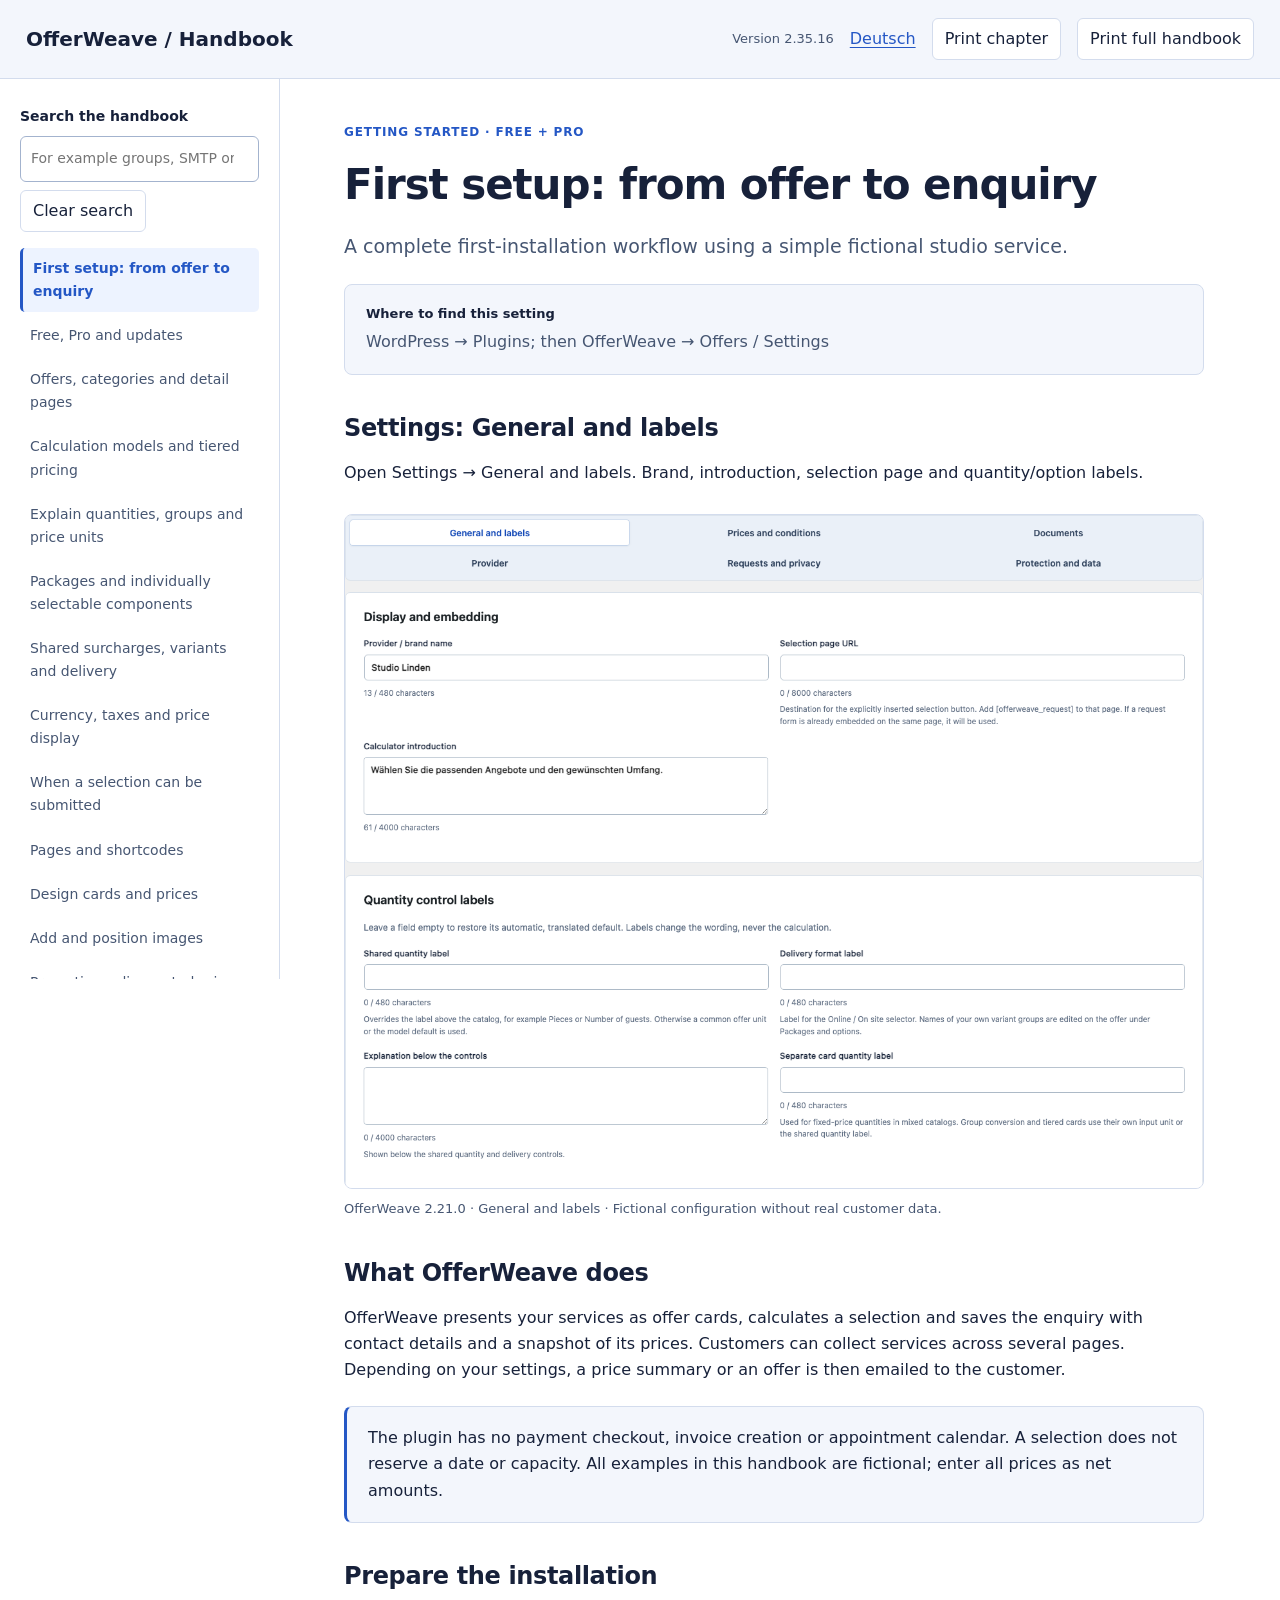
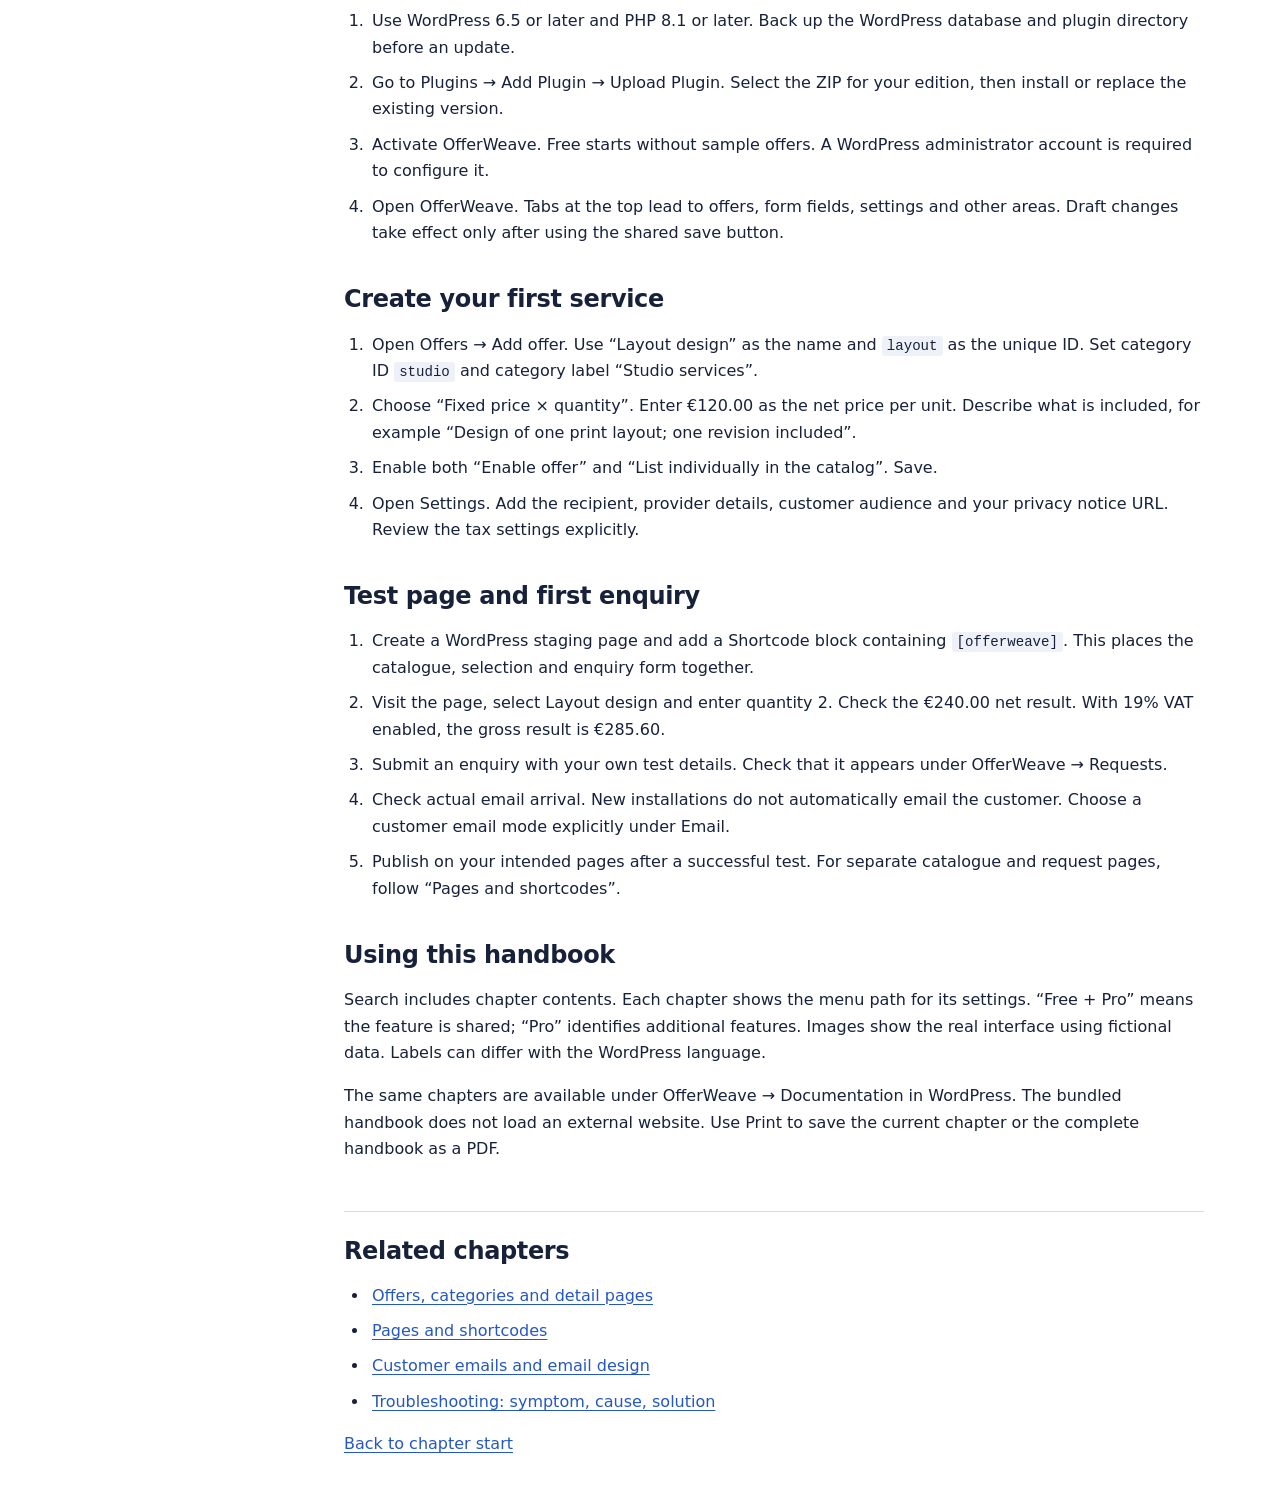
<file: handbook/en/index.html>
<!doctype html><html lang="en"><head><meta charset="utf-8"><meta name="viewport" content="width=device-width,initial-scale=1"><meta name="robots" content="noindex,nofollow"><title>OfferWeave · Handbook</title><link rel="stylesheet" href="../manual.css?v=2.35.16"><script defer src="../manual.js?v=2.35.16"></script></head><body class="owm" data-hit-label="matching chapters"><a class="owm-skip" href="#reader">Skip to content</a><header class="owm-header"><strong>OfferWeave / Handbook</strong><span>Version 2.35.16</span><a data-language href="../de/index.html" lang="de">Deutsch</a><button data-print hidden>Print chapter</button><button data-print-all hidden>Print full handbook</button></header><div class="owm-layout"><aside class="owm-sidebar"><div data-search-area hidden><label for="manual-search">Search the handbook</label><input type="search" id="manual-search" placeholder="For example groups, SMTP or banners"><button data-clear>Clear search</button><p data-search-status role="status" aria-live="polite"></p></div><nav aria-label="Contents"><a href="#start" data-topic="start">First setup: from offer to enquiry</a><a href="#editions" data-topic="editions">Free, Pro and updates</a><a href="#offers" data-topic="offers">Offers, categories and detail pages</a><a href="#pricing" data-topic="pricing">Calculation models and tiered pricing</a><a href="#groups" data-topic="groups">Explain quantities, groups and price units</a><a href="#packages" data-topic="packages">Packages and individually selectable components</a><a href="#variants" data-topic="variants">Shared surcharges, variants and delivery</a><a href="#taxes" data-topic="taxes">Currency, taxes and price display</a><a href="#selection-rules" data-topic="selection-rules">When a selection can be submitted</a><a href="#shortcodes" data-topic="shortcodes">Pages and shortcodes</a><a href="#design" data-topic="design">Design cards and prices</a><a href="#images" data-topic="images">Add and position images</a><a href="#promotions" data-topic="promotions">Promotions, discounted prices and banners</a><a href="#forms" data-topic="forms">Forms, required fields and spam protection</a><a href="#email" data-topic="email">Customer emails and email design</a><a href="#smtp" data-topic="smtp">Set up SMTP and diagnose errors</a><a href="#requests" data-topic="requests">Review, manage and resend requests</a><a href="#legal" data-topic="legal">Document type, provider details and deadlines</a><a href="#languages" data-topic="languages">German, English and multilingual websites</a><a href="#transfer" data-topic="transfer">Import, export and site migration</a><a href="#maintenance" data-topic="maintenance">Updates, backups and retention</a><a href="#troubleshooting" data-topic="troubleshooting">Troubleshooting: symptom, cause, solution</a><a href="#reference" data-topic="reference">Settings finder and launch checklist</a></nav><p data-empty hidden>No matching chapters. Try a different search term.</p></aside><main id="reader"><noscript><p>Without JavaScript, all chapters are shown in sequence. Use your browser’s Find function.</p></noscript><article id="start" data-article tabindex="-1"><p class="owm-eyebrow">Getting started · Free + Pro</p><h1>First setup: from offer to enquiry</h1><p class="owm-lead">A complete first-installation workflow using a simple fictional studio service.</p><div class="owm-path"><strong>Where to find this setting</strong><p>WordPress → Plugins; then OfferWeave → Offers / Settings</p></div><section id="start--1"><h2>Settings: General and labels</h2><p>Open Settings → General and labels. Brand, introduction, selection page and quantity/option labels.</p><figure><a href="../images/settings-general-en.webp" target="_blank" rel="noopener" aria-label="Open full-size image: Settings navigation with the section open: General and labels"><img src="../images/settings-general-en.webp" alt="Settings navigation with the section open: General and labels" loading="lazy" width="1334" height="1046"></a><figcaption>OfferWeave 2.21.0 · General and labels · Fictional configuration without real customer data.</figcaption></figure></section><section id="start--2"><h2>What OfferWeave does</h2><p>OfferWeave presents your services as offer cards, calculates a selection and saves the enquiry with contact details and a snapshot of its prices. Customers can collect services across several pages. Depending on your settings, a price summary or an offer is then emailed to the customer.</p><aside class="owm-note">The plugin has no payment checkout, invoice creation or appointment calendar. A selection does not reserve a date or capacity. All examples in this handbook are fictional; enter all prices as net amounts.</aside></section><section id="start--3"><h2>Prepare the installation</h2><ol><li>Use WordPress 6.5 or later and PHP 8.1 or later. Back up the WordPress database and plugin directory before an update.</li><li>Go to Plugins → Add Plugin → Upload Plugin. Select the ZIP for your edition, then install or replace the existing version.</li><li>Activate OfferWeave. Free starts without sample offers. A WordPress administrator account is required to configure it.</li><li>Open OfferWeave. Tabs at the top lead to offers, form fields, settings and other areas. Draft changes take effect only after using the shared save button.</li></ol></section><section id="start--4"><h2>Create your first service</h2><ol><li>Open Offers → Add offer. Use “Layout design” as the name and <code>layout</code> as the unique ID. Set category ID <code>studio</code> and category label “Studio services”.</li><li>Choose “Fixed price × quantity”. Enter €120.00 as the net price per unit. Describe what is included, for example “Design of one print layout; one revision included”.</li><li>Enable both “Enable offer” and “List individually in the catalog”. Save.</li><li>Open Settings. Add the recipient, provider details, customer audience and your privacy notice URL. Review the tax settings explicitly.</li></ol></section><section id="start--5"><h2>Test page and first enquiry</h2><ol><li>Create a WordPress staging page and add a Shortcode block containing <code>[offerweave]</code>. This places the catalogue, selection and enquiry form together.</li><li>Visit the page, select Layout design and enter quantity 2. Check the €240.00 net result. With 19% VAT enabled, the gross result is €285.60.</li><li>Submit an enquiry with your own test details. Check that it appears under OfferWeave → Requests.</li><li>Check actual email arrival. New installations do not automatically email the customer. Choose a customer email mode explicitly under Email.</li><li>Publish on your intended pages after a successful test. For separate catalogue and request pages, follow “Pages and shortcodes”.</li></ol></section><section id="start--6"><h2>Using this handbook</h2><p>Search includes chapter contents. Each chapter shows the menu path for its settings. “Free + Pro” means the feature is shared; “Pro” identifies additional features. Images show the real interface using fictional data. Labels can differ with the WordPress language.</p><p>The same chapters are available under OfferWeave → Documentation in WordPress. The bundled handbook does not load an external website. Use Print to save the current chapter or the complete handbook as a PDF.</p></section><footer><h2>Related chapters</h2><ul><li><a href="#offers">Offers, categories and detail pages</a></li><li><a href="#shortcodes">Pages and shortcodes</a></li><li><a href="#email">Customer emails and email design</a></li><li><a href="#troubleshooting">Troubleshooting: symptom, cause, solution</a></li></ul><a href="#start">Back to chapter start</a></footer></article><article id="editions" data-article tabindex="-1"><p class="owm-eyebrow">Getting started · Free + Pro</p><h1>Free, Pro and updates</h1><p class="owm-lead">Edition features, installation and licence management.</p><div class="owm-path"><strong>Where to find this setting</strong><p>OfferWeave → Free &amp; Pro</p></div><section id="editions--1"><h2>Choose an edition</h2><div class="owm-table" tabindex="0" role="region" aria-label="Area / Free / Pro"><table><thead><tr><th scope="col">Area</th><th scope="col">Free</th><th scope="col">Pro</th></tr></thead><tbody><tr><td>Offers, categories, images and custom short-info icons</td><td>Yes</td><td>Yes</td></tr><tr><td>Fixed price × quantity, one-off or monthly</td><td>Yes</td><td>Yes</td></tr><tr><td>Catalogue, single card, detail selection and enquiry shortcodes</td><td>Yes</td><td>Yes</td></tr><tr><td>Shared or independent card inputs and field labels</td><td>Yes</td><td>Yes</td></tr><tr><td>Accent colour, card background and corner radius</td><td>Yes</td><td>Yes</td></tr><tr><td>Custom enquiry fields and spam protection</td><td>Yes</td><td>Yes</td></tr><tr><td>Manage and export enquiries; send standard emails</td><td>Yes</td><td>Yes</td></tr><tr><td>Global default currency</td><td>Yes</td><td>Yes</td></tr><tr><td>Additional currencies such as CHF, GBP, JPY and KWD</td><td>Yes</td><td>Yes</td></tr><tr><td>Taxes, net/gross display and request conditions</td><td>Yes</td><td>Yes</td></tr><tr><td>German/English and Polylang integration</td><td>Yes</td><td>Yes</td></tr><tr><td>Import and export configuration within the edition</td><td>Yes</td><td>Yes</td></tr><tr><td>Tiered pricing, groups and selection packages</td><td>No</td><td>Yes</td></tr><tr><td>Variants and delivery shared or per card</td><td>No</td><td>Yes</td></tr><tr><td>Custom surcharges and additional costs</td><td>No</td><td>Yes</td></tr><tr><td>Freely position inputs using shortcodes</td><td>No</td><td>Yes</td></tr><tr><td>Scheduled promotions and discounted prices</td><td>No</td><td>Yes</td></tr><tr><td>Place promotion banners freely with shortcodes</td><td>No</td><td>Yes</td></tr><tr><td>Full designer for cards, inputs and banners</td><td>No</td><td>Yes</td></tr><tr><td>Custom email templates and styling</td><td>No</td><td>Yes</td></tr><tr><td>Built-in SMTP delivery for OfferWeave</td><td>No</td><td>Yes</td></tr></tbody></table></div><figure><a href="../images/edition-features-en.webp" target="_blank" rel="noopener" aria-label="Open full-size image: Compare Free and Pro features inside the plugin."><img src="../images/edition-features-en.webp" alt="Compare Free and Pro features inside the plugin." loading="lazy" width="1196" height="985"></a><figcaption>OfferWeave 2.35.0 · Feature comparison in the installed Free edition.</figcaption></figure><p>Free has no two-offer limit. The shared technical maximum is 150 offers. Pro adds calculation models and design controls; a monthly offer price is not a payment or subscription collection feature.</p><p>OfferWeave is developed and published under the NovaPlug brand. NovaPlug is listed as the plugin author in both editions.</p><p>Under Design, Free provides accent colour, card background and corner radius. All supported default currencies can be selected under Settings in Free and Pro.</p><figure><a href="../images/free-design-en.webp" target="_blank" rel="noopener" aria-label="Open full-size image: The three Free basic design settings."><img src="../images/free-design-en.webp" alt="The three Free basic design settings." loading="lazy" width="1254" height="310"></a><figcaption>OfferWeave 2.35.0 · Basic design in a local WordPress installation.</figcaption></figure></section><section id="editions--2"><h2>Buy Pro from the dashboard</h2><p>OfferWeave → Pro plans opens the same price comparison as the single-line Buy Pro button in the editor. The comparison opens in the same tab. The existing browser warning protects unsaved changes. Annual prices for Germany are 69, 129 and 249 euros including 19% German VAT. The VAT label appears directly below each price. The note about tax adjustment to your billing country at checkout appears below the pricing cards. Choose Go to checkout for your preferred plan.</p><figure><a href="../images/purchase-navigation-en.webp" target="_blank" rel="noopener" aria-label="Open full-size image: Single-line Buy Pro button in the editor."><img src="../images/purchase-navigation-en.webp" alt="Single-line Buy Pro button in the editor." loading="lazy" width="1234" height="150"></a><figcaption>OfferWeave 2.35.16: Buy Pro opens the purchase page in the same tab.</figcaption></figure><figure><a href="../images/upgrade-en.webp" target="_blank" rel="noopener" aria-label="Open full-size image: OfferWeave: its own Pro plan comparison with three German VAT-inclusive prices and checkout buttons."><img src="../images/upgrade-en.webp" alt="OfferWeave: its own Pro plan comparison with three German VAT-inclusive prices and checkout buttons." loading="lazy" width="1160" height="903"></a><figcaption>OfferWeave 2.35.9: Plan comparison for 1, 5 or 25 website registrations with German VAT-inclusive prices.</figcaption></figure><p>Free includes the original Freemius SDK for an optional account connection. You can skip the connection and use all Free features. After connecting, your Freemius account is available inside the plugin. The Pro plans page, its checkout buttons and the external My account link remain unchanged. Clicking the purchase button does not place an order or save your configuration. After purchase, install the Pro package through WordPress and activate the licence there.</p></section><section id="editions--3"><h2>Install or switch editions</h2><ol><li>Back up the configuration and database. Install the appropriate ZIP using WordPress → Plugins → Add Plugin → Upload Plugin.</li><li>Deactivate any currently active OfferWeave edition under Plugins, then activate the required edition. Settings and requests are preserved. For network activation, also check individual sites.</li><li>After switching, check your catalogue, detail pages, selection and emails on a staging page.</li></ol><aside class="owm-note">Switching to Free does not convert Pro offers into fixed-price offers. Complex offers become unavailable publicly; advanced settings remain stored and protected from editing. Simple offers use their regular prices without Pro promotions and with basic styling.</aside><aside class="owm-note">Updating to 2.35.0 migrates existing settings and enquiries once to the new internal storage names. Back up the database before updating. Returning to an older plugin version requires its matching database backup.</aside></section><section id="editions--4"><h2>Licence and services</h2><p>A paid Pro licence includes official updates, downloads and support for the purchased term. In the Pro package, open Free &amp; Pro to view your licence status and access account and licence management.</p><p>Deactivating a licence does not automatically cancel its subscription. If payment is pending or the wrong product account is connected, check the status in your Freemius account.</p><figure><a href="../images/license-status-en.webp" target="_blank" rel="noopener" aria-label="Open full-size image: Manage licence status and account."><img src="../images/license-status-en.webp" alt="Manage licence status and account." loading="lazy" width="1074" height="1181"></a><figcaption>OfferWeave 2.25.6 · Local WordPress test with a fixture status.</figcaption></figure></section><footer><h2>Related chapters</h2><ul><li><a href="#start">First setup: from offer to enquiry</a></li><li><a href="#maintenance">Updates, backups and retention</a></li><li><a href="#transfer">Import, export and site migration</a></li></ul><a href="#editions">Back to chapter start</a></footer></article><article id="offers" data-article tabindex="-1"><p class="owm-eyebrow">Build your catalogue · Free + Pro</p><h1>Offers, categories and detail pages</h1><p class="owm-lead">The basic card fields and the difference between enabled and individually visible.</p><div class="owm-path"><strong>Where to find this setting</strong><p>OfferWeave → Offers → choose an offer → four areas</p></div><section id="offers--1"><h2>Find an offer</h2><p>Search, role, status and category filters stay at the top of the offer sidebar. Only the matching offer entries below them scroll. The result count, Reset filters and Add offer remain outside the result list. Switching offers preserves filters, the open draft and list position. Changing a filter starts at the top of the results. An open draft stays open even when it no longer matches the filter.</p><figure><a href="../images/offers-en.webp" target="_blank" rel="noopener" aria-label="Open full-size image: Offer editor with stationary search filters and an independently scrolling result list."><img src="../images/offers-en.webp" alt="Offer editor with stationary search filters and an independently scrolling result list." loading="lazy" width="1334" height="950"></a><figcaption>OfferWeave 2.20.1 · Search and filters at the top, scrollable offers below.</figcaption></figure><p>Scroll the results with the mouse wheel or touch. Tab reaches the result region and its offer buttons; Page Up/Down scrolls the focused list. On narrow or short screens the sidebar stays in the normal page flow while the results still scroll independently.</p></section><section id="offers--2"><h2>Four areas instead of one long form</h2><ol><li>Content and appearance: name, description, card text, price unit and image.</li><li>Price and quantity: pricing model, price, quantity rules, unit labels and draft preview.</li><li>Packages and options: included content, separate component prices for assembled packages, variants and travel costs.</li><li>Publication: unique ID, category, visibility, detail address and shortcodes.</li></ol></section><section id="offers--3"><h2>Key facts with your own icons</h2><p>Under Offers → Content and appearance → Key facts, add up to four entries with your own image files. Each row has a text field, a small image preview and “Choose / upload”. There is no predefined icon list. New rows start without an icon and display only the text. Also available in Free.</p><p>Key facts automatically spread across the available inner card width. Each icon and label remain one group. Existing padding and minimum gaps are preserved. When space is limited, whole groups move to a new line; long text can wrap within its group. A single item stays left-aligned. This applies to all card layouts and the preview without an extra setting.</p><figure><a href="../images/fact-spacing-en.webp" target="_blank" rel="noopener" aria-label="Open full-size image: Offer card with three key facts distributed across its inner width, each icon paired with its label."><img src="../images/fact-spacing-en.webp" alt="Offer card with three key facts distributed across its inner width, each icon paired with its label." loading="lazy" width="628" height="590"></a><figcaption>OfferWeave 2.29.1: Even space between key-fact groups, preserving card padding.</figcaption></figure><figure><a href="../images/fact-icons-en.webp" target="_blank" rel="noopener" aria-label="Open full-size image: Evenly aligned key facts with a small remove cross above each assigned icon preview."><img src="../images/fact-icons-en.webp" alt="Evenly aligned key facts with a small remove cross above each assigned icon preview." loading="lazy" width="946" height="734"></a><figcaption>OfferWeave 2.16.2: Labels above; text field, preview and buttons share one line. The small × above the icon removes only the image.</figcaption></figure><ol><li>Click “Add key fact” and enter text. Each row allows up to 480 characters; short facts are easier to read.</li><li>“Choose / upload” opens the WordPress media library. Use “Upload files” to add your own image or “Media Library” to select an existing image. Confirm with “Use this icon”.</li><li>The small × directly above the icon preview clears only the image assignment (tooltip “Remove icon”). The file stays in the media library. The arrows on the right move text, icon and translations together; the right-hand × beside the arrows removes the entire key fact.</li><li>Save to publish changes. The same own icons appear in all card layouts and the designer preview. Duplicating an offer keeps its assignments.</li></ol><p>Use small, preferably square PNG, WebP, JPEG, GIF or AVIF files; transparent PNGs work well for isolated icons. Display preserves their proportions. SVGs from the media library are also supported; new SVG uploads must be enabled in WordPress. Icons next to their text are treated as decorative for screen readers.</p><p>Export/import keeps image addresses, not image files or media IDs from another installation. Icons remain visible while their original addresses are reachable. For a complete move, transfer the files to the target site’s media library and assign them there. A missing image can be selected again or removed.</p><p>Version 2.16.1 removes the previous predefined key-fact symbols. Text and order remain intact; select your own image files for any desired icons. Other card symbols are unchanged.</p></section><section id="offers--4"><h2>Create and save</h2><p>Add offer provides starting points. A single offer starts with fixed price × quantity; the two package presets are available in Pro. Then adjust the existing rules. Cancel creates nothing. Switching areas never saves: use the save button to apply your configuration.</p><aside class="owm-note">The role describes composition. The pricing model describes how the price is calculated. A module is not a separate offer type. An included single offer keeps its own calculation.</aside></section><section id="offers--5"><h2>Catalog and detail page</h2><p>Under Publication enable the catalog card and add a detail URL if needed. Place <code>[offerweave_add id=&quot;layout&quot;]</code> on the detail page. IDs do not depend on list order. Use <code>[offerweave_catalog category=&quot;studio&quot;]</code> for a catalog and <code>[offerweave_selection]</code> separately for the selection.</p></section><section id="offers--6"><h2>Yellow notice for mixed categories</h2><p>A category can still contain different calculation models. A yellow notice appears at the top of the offer editor when active offers with their own catalog cards use different models. It does not prevent saving or change prices.</p><p>Open “Review offers and price rules”. Each model lists its affected offers. Click an offer to open its price rule directly. Inactive offers and components without their own catalog cards are excluded. The notice already responds to changes in the draft.</p><figure><a href="../images/category-models-en.webp" target="_blank" rel="noopener" aria-label="Open full-size image: Yellow notice in the offer editor with separate lists for fixed price times quantity and group conversion."><img src="../images/category-models-en.webp" alt="Yellow notice in the offer editor with separate lists for fixed price times quantity and group conversion." loading="lazy" width="1034" height="556"></a><figcaption>OfferWeave 2.22.2 · real local interface with fictional studio services: review price rules without blocking saving.</figcaption></figure><p>For a consistent shared quantity, use suitable matching models within a category. Delivery format is shared even with mixed models. Review each offer under Price and quantity and configure its own group size or tiers. Categories do not share a price rule: changing a model never automatically changes other offers or package components.</p><p>Alternatively, choose “Independently on each offer card” under Settings → General and labels. Each card then owns its quantity and delivery choices and the shared block disappears, even with identical pricing models.</p></section><section id="offers--7"><h2>Notices and confirmations</h2><p>OfferWeave displays its notices and confirmations in its own dialog windows. Read a notice and dismiss it with Understood, the close button or Escape. Cancel, close or Escape leave a confirmation without making a change. Only the labelled action button performs the action.</p><figure><a href="../images/dialog-warning-en.webp" target="_blank" rel="noopener" aria-label="Open full-size image: OfferWeave warning when changing the price model of a package with assigned components."><img src="../images/dialog-warning-en.webp" alt="OfferWeave warning when changing the price model of a package with assigned components." loading="lazy" width="1420" height="1050"></a><figcaption>OfferWeave 2.35.4 · The previous model and package assignments remain intact.</figcaption></figure><p>If a package has assigned components, explicitly remove those assignments under Packages and options before changing to a price model without components. Closing the notice does not remove any assignments.</p><figure><a href="../images/dialog-confirm-en.webp" target="_blank" rel="noopener" aria-label="Open full-size image: Offer removal confirmation with Cancel and Remove offer buttons."><img src="../images/dialog-confirm-en.webp" alt="Offer removal confirmation with Cancel and Remove offer buttons." loading="lazy" width="1420" height="1050"></a><figcaption>OfferWeave 2.35.4 · Cancel receives initial focus; removal requires confirmation.</figcaption></figure><p>Reloading, closing or leaving a page with unsaved changes can still show a browser warning. The browser controls its wording and appearance. This protection against data loss remains in place.</p></section><section id="offers--8"><h2>Resolve a missing selection package in Pro</h2><p>An older saved assignment may refer to a selection package that no longer exists. Pro displays its ID under Offers → select the offer → Price and quantity → Calculation and input. Displaying the notice does not change any data.</p><figure><a href="../images/offer-missing-parent-en.webp" target="_blank" rel="noopener" aria-label="Open full-size image: Pro shows the ID of a missing selection package and the Configure independently button."><img src="../images/offer-missing-parent-en.webp" alt="Pro shows the ID of a missing selection package and the Configure independently button." loading="lazy" width="934" height="485"></a><figcaption>OfferWeave 2.35.5 · Actual Pro interface with a fictional studio service.</figcaption></figure><ol><li>Check the displayed package ID and this offer’s own prices, group sizes and options.</li><li>Click Configure independently if the offer should use its existing settings. Only the reference to the missing package is removed; prices and variants are preserved.</li><li>Check the price calculation and click Save changes. Any remaining invalid assignments are still reported when saving.</li></ol><aside class="owm-note">Normal editing of Free offers remains available in Free; saved Pro data is preserved. Switching editions does not silently remove a missing Pro assignment. You can explicitly correct it when you next use Pro.</aside></section><footer><h2>Related chapters</h2><ul><li><a href="#pricing">Calculation models and tiered pricing</a></li><li><a href="#groups">Explain quantities, groups and price units</a></li><li><a href="#images">Add and position images</a></li><li><a href="#shortcodes">Pages and shortcodes</a></li></ul><a href="#offers">Back to chapter start</a></footer></article><article id="pricing" data-article tabindex="-1"><p class="owm-eyebrow">Calculate prices · Pro</p><h1>Calculation models and tiered pricing</h1><p class="owm-lead">Choose the right model and verify its formula with concrete numbers. Fixed prices are also available in Free.</p><div class="owm-path"><strong>Where to find this setting</strong><p>OfferWeave → Offers → Price and quantity</p></div><section id="pricing--1"><h2>Choose the model</h2><p>Fixed price × quantity multiplies the base price by the number of units. Group calculation divides the total input quantity by group size and rounds up. Tiered pricing selects the base price for the quantity and charges additional units within the configured bands. Assembled packages add only their own stored component prices, then apply the package quantity or group basis.</p></section><section id="pricing--2"><h2>Set up tiers</h2><p>Limits must increase across tiers and surcharge bands. Print example: up to 100 copies costs €600; up to 200 each additional copy costs €3. Thus 150 copies cost €750 net. Monthly offers use monthly amounts. Above the automatic calculation limit the price remains open.</p><figure><a href="../images/tiers-en.webp" target="_blank" rel="noopener" aria-label="Open full-size image: Price tiers with base price and surcharge band."><img src="../images/tiers-en.webp" alt="Price tiers with base price and surcharge band." loading="lazy" width="1034" height="571"></a><figcaption>Price tiers with base price and surcharge band.</figcaption></figure></section><section id="pricing--3"><h2>Calculate the draft</h2><ol><li>Go to Test the calculation under Price and quantity. It uses your unsaved settings.</li><li>Choose quantity and, where applicable, contents, variants and travel inputs. Calculate draft uses the same calculation as the customer area.</li><li>Test a normal quantity, the last quantity in a group/tier and the first above it. With 20 units per group, 21 units produce two groups.</li><li>Review net, tax, gross, terms and outstanding costs. Eligibility messages concern this item; further items may make the request eligible.</li></ol><figure><a href="../images/price-preview-en.webp" target="_blank" rel="noopener" aria-label="Open full-size image: Draft price preview with two calculated groups."><img src="../images/price-preview-en.webp" alt="Draft price preview with two calculated groups." loading="lazy" width="1034" height="619"></a><figcaption>Draft price preview with two calculated groups.</figcaption></figure><aside class="owm-note">Preview creates no request and sends no email. Changing an input clears the stale result. Invalid configurations must be corrected before calculation.</aside></section><section id="pricing--4"><h2>Quantities in matching and mixed categories</h2><p>When all visible offers use the same calculation model, the shared quantity remains above the cards. When fixed price times quantity, group conversion or tiered pricing are mixed, every card has its own quantity before its price. Delivery format remains a shared selector above the cards. It applies to all offers with a delivery rule; quantities stay independent. Additional custom variants remain inside their respective card.</p><p>Example: a studio session costs €200 per group of up to 10 guests, with no discount for further groups. Enter 30 guests in its card: the price is €600. A layout service costing €120 per template starts at quantity 1. Set its card quantity to 2: it costs €240 while the studio session stays at €600.</p><figure><a href="../images/mixed-catalog-en.webp" target="_blank" rel="noopener" aria-label="Open full-size image: Mixed catalog: shared delivery format above the cards, with template quantity and guest count inside their respective offer cards."><img src="../images/mixed-catalog-en.webp" alt="Mixed catalog: shared delivery format above the cards, with template quantity and guest count inside their respective offer cards." loading="lazy" width="1340" height="786"></a><figcaption>OfferWeave 2.26.2 · actual catalog calculation: 30 guests and 2 print templates; prices and quantities remain independent.Local quantity fields sit compactly below their respective prices.</figcaption></figure><p>Fixed-price cards start at quantity 1. Group and tiered offers use their own default quantity and input unit. An invalid card quantity blocks only that offer. Adding it preserves its quantity, options and any travel details. Package and component rules stay independent. The yellow notice remains only in the administrator’s Offers area.</p><p>A shared “On site” choice uses each offer’s own surcharges and variants. If an offer has several variants for the same format, choose its additional delivery variant on that card. Unavailable offers cannot be added for that format. Travel details stay on each card; changing the shared format later does not alter items already added to the selection.</p></section><section id="pricing--5"><h2>Contract terms, totals and custom price notes</h2><p>For monthly offers, open Offers → Price and quantity → Billing. Turn off “Show total cost for the contract term” to keep only the monthly price and contract term on the card. This applies to category and single cards, the design preview and [offerweave_add]. Available in Free and Pro.</p><figure><a href="../images/term-display-en.webp" target="_blank" rel="noopener" aria-label="Open full-size image: Monthly offer billing with custom contract text and term totals turned off"><img src="../images/term-display-en.webp" alt="Monthly offer billing with custom contract text and term totals turned off" loading="lazy" width="974" height="527"></a><figcaption>OfferWeave 2.30.0: Configure contract text and term totals per offer.</figcaption></figure><p>The automatic term text comes from the contract duration. Replace it using “Contract term text”, for example “Minimum term: {months} months”. {months} inserts the current duration automatically. Leave the field empty to restore the default text.</p><p>The term total combines the calculated monthly amount multiplied by the contract duration with the default suffix “for the entire term”. Customize the suffix using “Text after the term total”. The amount is still calculated and updates with quantities, options and promotions. Hiding the total or switching to one-time billing preserves your texts.</p><p>Other accompanying text comes from Offers → Content and appearance → Additional price note. Edit or remove your note about a one-time project there. An empty field shows no additional note.</p><p>These settings affect the display before selection. Contract duration, calculation, the complete request summary and emails stay unchanged. The tax label remains immediately below the price. Custom texts are available in the existing translation editor.</p></section><footer><h2>Related chapters</h2><ul><li><a href="#groups">Explain quantities, groups and price units</a></li><li><a href="#packages">Packages and individually selectable components</a></li><li><a href="#variants">Shared surcharges, variants and delivery</a></li><li><a href="#taxes">Currency, taxes and price display</a></li></ul><a href="#pricing">Back to chapter start</a></footer></article><article id="groups" data-article tabindex="-1"><p class="owm-eyebrow">Calculate prices · Pro</p><h1>Explain quantities, groups and price units</h1><p class="owm-lead">Convert a total quantity into groups and show the rule clearly on every card.</p><div class="owm-path"><strong>Where to find this setting</strong><p>OfferWeave → Offers → Price and quantity → Groups / Unit labels</p></div><section id="groups--1"><h2>Separate input and billing</h2><p>The customer enters the total quantity, such as 25 people. With 20 people per group, the offer calculates two groups. The price unit on the card is only a label; it does not enable group calculation.</p></section><section id="groups--2"><h2>Configure groups</h2><p>Select the individual offer or package. Under Price and quantity choose group calculation, enter base price and units per group, then set the discount for additional identical groups. Example: €300 for the first group with 20% off additional groups gives €540 net for two groups. This offer’s variants and travel costs are applied using their own rules.</p><figure><a href="../images/groups-en.webp" target="_blank" rel="noopener" aria-label="Open full-size image: Own group size and price rule for the selected offer."><img src="../images/groups-en.webp" alt="Own group size and price rule for the selected offer." loading="lazy" width="1034" height="439"></a><figcaption>Own group size and price rule for the selected offer.</figcaption></figure></section><section id="groups--3"><h2>Use your own terminology</h2><p>Open Unit labels under Price and quantity. Enter singular and plural names for the input and, for groups, the billing unit: for example image/images and batch/batches. Empty fields retain default terms. Labels can be translated and never change quantities or price rules.</p><figure><a href="../images/units-en.webp" target="_blank" rel="noopener" aria-label="Open full-size image: Optional custom names for input and grouping units."><img src="../images/units-en.webp" alt="Optional custom names for input and grouping units." loading="lazy" width="1034" height="399"></a><figcaption>Optional custom names for input and grouping units.</figcaption></figure></section><section id="groups--4"><h2>Explain the card unit</h2><p>Under Content and presentation, enable “Explain the price unit”. With no custom text, grouped offers show their actual conversion and tiered prices show their calculated scope. Fixed price × quantity does not repeat the quantity in an extra explanation; the input already shows it. Custom text can contain <code>{participants}</code>, <code>{groups}</code>, <code>{group_size}</code> and <code>{quantity}</code>, for example “Each box contains 12 bottles”. Tokens stay unchanged when you rename visible units. Each single offer and package uses its own settings.</p><figure><a href="../images/unit-explanation-en.webp" target="_blank" rel="noopener" aria-label="Open full-size image: Settings for the price unit and optional explanatory text."><img src="../images/unit-explanation-en.webp" alt="Settings for the price unit and optional explanatory text." loading="lazy" width="399" height="464"></a><figcaption>OfferWeave 2.15.2: An empty explanation does not create a duplicate quantity line for fixed-price offers. Custom explanations remain available.</figcaption></figure></section><section id="groups--5"><h2>Change control labels centrally</h2><p>Open Settings → General and labels → Quantity control labels to find four text fields. These settings are also available in Free; group conversion, tiered pricing and custom variants require Pro.</p><div class="owm-table" tabindex="0" role="region" aria-label="Field / Effect"><table><thead><tr><th scope="col">Field</th><th scope="col">Effect</th></tr></thead><tbody><tr><td>Shared quantity label</td><td>Overrides the label of the number input above the catalog, for example “Pieces”, “Number of guests” or “Number of participants”.</td></tr><tr><td>Delivery format label</td><td>Overrides “Delivery format” on the built-in Online / On site selector, for example “Session type”. Custom variant groups retain their own configured names.</td></tr><tr><td>Explanation below the controls</td><td>Appears below the shared controls. Explain what the input counts.</td></tr><tr><td>Separate card quantity label</td><td>Used on fixed-price cards in mixed views. An offer’s own input unit is appended in parentheses.</td></tr></tbody></table></div><figure><a href="../images/control-labels-en.webp" target="_blank" rel="noopener" aria-label="Open full-size image: Settings section with four editable labels for quantity, delivery format and explanatory text."><img src="../images/control-labels-en.webp" alt="Settings section with four editable labels for quantity, delivery format and explanatory text." loading="lazy" width="1334" height="488"></a><figcaption>OfferWeave 2.22.2 · labels for a fictional studio. Empty fields automatically restore default text.</figcaption></figure><p>Shared input uses your global label or the common input unit. On local group and tiered cards, the offer’s own input unit takes precedence, falling back to the shared label or model default. Fixed-price cards use the separate card label with their unit. Shared help text is not copied into every card. Editing a selected line still uses that offer’s own unit.</p><p>To use other terms in group conversion and explanations, continue to configure input and group units directly on the offer under Price and quantity. A changed label does not change the calculation: “Pieces” is just text. Empty a global field and save to restore its translated default. Translate custom text in Languages; import and export include these settings.</p></section><footer><h2>Related chapters</h2><ul><li><a href="#pricing">Calculation models and tiered pricing</a></li><li><a href="#packages">Packages and individually selectable components</a></li><li><a href="#selection-rules">When a selection can be submitted</a></li></ul><a href="#groups">Back to chapter start</a></footer></article><article id="packages" data-article tabindex="-1"><p class="owm-eyebrow">Build your catalogue · Pro</p><h1>Packages and individually selectable components</h1><p class="owm-lead">Build fixed packages and custom combinations without charging groups or extras twice.</p><div class="owm-path"><strong>Where to find this setting</strong><p>OfferWeave → Offers → Packages and options</p></div><section id="packages--1"><h2>Single offers and packages stay separate</h2><p>A package uses its own price, quantity, group size, variants and taxes. Settings on an included single offer do not change this calculation. A single booking exclusively uses the single offer’s settings. Changes to package prices or quantities never flow back.</p></section><section id="packages--2"><h2>Fixed package</h2><ol><li>Create a package with included offers. Set its full package price and group rule under Price and quantity.</li><li>Under Packages and options select included content. Search helps with larger catalogs.</li><li>The assignment describes included content. Individual prices are not charged again. A component’s own model, group size or billing period does not override the package.</li></ol></section><section id="packages--3"><h2>Assembled package</h2><ol><li>Choose an assembled package and its quantity or group calculation basis.</li><li>Assign contents. New editor assignments start at €0: explicitly enter the Price inside this package for each selected component.</li><li>These component prices belong to the package. Later single-price changes are not synchronized. The same content may have different prices in different packages.</li><li>Minimum count controls the number of distinct contents. Minimum price raises a low package base price. The global request condition only blocks submission; it does not increase a price.</li></ol><figure><a href="../images/packages-en.webp" target="_blank" rel="noopener" aria-label="Open full-size image: Separately stored component prices inside one package."><img src="../images/packages-en.webp" alt="Separately stored component prices inside one package." loading="lazy" width="1034" height="566"></a><figcaption>Separately stored component prices inside one package.</figcaption></figure></section><section id="packages--4"><h2>Updating older versions</h2><p>Version 2.13 removes the former shared calculation link. Historical linked fixed-price cards receive their last effective quantity rules once as independent settings; already configured group offers retain their own values. Previously dynamic component prices are stored once inside each package. Thereafter no live price inheritance remains. Related request conditions continue to cover detached single offers.</p><aside class="owm-note">Back up before updating. Then check single and package bookings with typical quantities, surcharges and taxes. Existing requests retain their saved calculations. Nested packages and self-references remain unsupported.</aside></section><footer><h2>Related chapters</h2><ul><li><a href="#groups">Explain quantities, groups and price units</a></li><li><a href="#variants">Shared surcharges, variants and delivery</a></li><li><a href="#selection-rules">When a selection can be submitted</a></li><li><a href="#shortcodes">Pages and shortcodes</a></li></ul><a href="#packages">Back to chapter start</a></footer></article><article id="variants" data-article tabindex="-1"><p class="owm-eyebrow">Calculate prices · Pro</p><h1>Shared surcharges, variants and delivery</h1><p class="owm-lead">Maintain named surcharges centrally, assign them to offers and optionally link them to variants.</p><div class="owm-path"><strong>Where to find this setting</strong><p>OfferWeave → Surcharges / Offers → Price and quantity / Packages and options</p></div><section id="variants--1"><h2>Maintain your own surcharges centrally</h2><ol><li>Open Surcharges and choose Add surcharge. Enter a clear name such as Setup, Express processing or Materials.</li><li>Choose a flat amount, an amount per offer unit, participant or group, a percentage, or an additional customer-entered quantity. Enter the amount in your global currency.</li><li>For an additional quantity, define its unit and default. Quantities allow two decimal places, such as 1.25 hours. The amount is the price per such unit.</li><li>Save the configuration. A surcharge is only calculated once assigned to an offer. Central price changes affect every assigned offer after saving.</li></ol><figure><a href="../images/surcharges-en.webp" target="_blank" rel="noopener" aria-label="Open full-size image: Central surcharge library with setup fee and additional working hours"><img src="../images/surcharges-en.webp" alt="Central surcharge library with setup fee and additional working hours" loading="lazy" width="1274" height="1204"></a><figcaption>Use your own names and calculation rules instead of fixed industry terms.</figcaption></figure></section><section id="variants--2"><h2>Assign to offers and set conditions</h2><ol><li>Open the offer under Price and quantity and locate Assigned surcharges.</li><li>Select a compatible central surcharge and choose Assign surcharge. Incompatible calculation bases are not offered.</li><li>Choose Always, On site only, or a specific variant option. A variant condition needs an existing enabled option group and option.</li><li>Save and check the card and selection. Applicable amounts are included in the total and explained by name. Additional quantities appear only when their condition applies.</li></ol><p>Use the × next to a surcharge name to remove only its assignment to this offer. Manage surcharges opens the central library. When no further matching surcharges are available, a text notice replaces the empty selector. Fields stack on narrow panels.</p><figure><a href="../images/surcharge-assignments-en.webp" target="_blank" rel="noopener" aria-label="Open full-size image: Setup applies always; additional work applies only to the Express option"><img src="../images/surcharge-assignments-en.webp" alt="Setup applies always; additional work applies only to the Express option" loading="lazy" width="974" height="523"></a><figcaption>One central definition can serve several offers with different conditions.</figcaption></figure><p>Surcharges apply per selected offer line and follow its billing period and tax rate. Percentages use the service base after quantity rules and before promotions. Surcharges are not discounted and do not compound. Packages apply their own surcharges; component surcharges are not added again.</p><p>Enable or disable a surcharge centrally. Remove all offer assignments before deleting it. Existing requests and their emails retain the saved names, quantities and amounts. Existing on-site and travel rules remain unchanged; do not assign the same costs again as a new surcharge. Central surcharge management is included in Pro.</p></section><section id="variants--3"><h2>Build variants</h2><ol><li>Enable variants on the offer. For linked components, edit their shared selection package.</li><li>Add an option group with an ID and title, such as <code>delivery</code> / “Delivery”.</li><li>Create options such as “At the studio” and “At your location”. Assign stable IDs and enter each net surcharge.</li><li>Choose whether selection is required and which option is the default. Optional groups also allow no selection.</li><li>Add further groups such as Standard or Express processing. Customers select exactly one option per group; several groups can be combined.</li></ol><figure><a href="../images/variants-en.webp" target="_blank" rel="noopener" aria-label="Open full-size image: Variant editor with a fictional option group and price extras"><img src="../images/variants-en.webp" alt="Variant editor with a fictional option group and price extras" loading="lazy" width="1034" height="960"></a><figcaption>Name option groups to suit your own service.</figcaption></figure><p>The selector shows only the configured option name, such as “At the studio” or “At your location”. Amounts, percentages, calculation bases and “No surcharge” are not appended automatically. The selected surcharge remains included and explained in the card price. Optional groups still offer “No selection”.</p><figure><a href="../images/variant-options-en.webp" target="_blank" rel="noopener" aria-label="Open full-size image: Photo session with a concise option name and the surcharge shown in the card price."><img src="../images/variant-options-en.webp" alt="Photo session with a concise option name and the surcharge shown in the card price." loading="lazy" width="420" height="682"></a><figcaption>OfferWeave 2.26.3: Only the option name appears in the selector; price details remain on the card.</figcaption></figure></section><section id="variants--4"><h2>Choose the surcharge basis</h2><div class="owm-table" tabindex="0" role="region" aria-label="Basis / Effect"><table><thead><tr><th scope="col">Basis</th><th scope="col">Effect</th></tr></thead><tbody><tr><td>Per item</td><td>Once for the offer line</td></tr><tr><td>Per quantity</td><td>Multiplied by the quantity in a quantity-based model</td></tr><tr><td>Per participant</td><td>Multiplied by the total input quantity</td></tr><tr><td>Per group</td><td>Multiplied by the calculated groups</td></tr><tr><td>Percentage</td><td>Percentage of the calculated service base, excluding other extras</td></tr></tbody></table></div><p>Example: €300 base price, 10% Express and €20 packaging per item produce €350 net. The percentage is not also charged on packaging. For monthly offers, variants apply to the monthly amount. Negative surcharges are not supported; use promotions for discounts.</p></section><section id="variants--5"><h2>Delivery and travel costs</h2><p>A group marked as delivery can link options to the configured travel rules. When an on-site surcharge is represented by a variant, the older delivery surcharge is not charged twice. Still check travel costs separately: unresolved travel costs must remain visibly open.</p><aside class="owm-note">Linked components use the shared package variants. Maintain a shared extra there once. Promotion discounts affect the eligible service amount; variants and travel/on-site extras are not discounted.</aside><p>Change “Delivery format” centrally under Settings → General and labels → Quantity control labels. Edit the title of a custom variant group directly on its offer.</p></section><section id="variants--6"><h2>Test and maintain</h2><ul><li>Every required group needs a valid selection. Also test an optional group with no option selected.</li><li>Check quantity 1 and multiple units or groups, including totals in the selection and email.</li><li>Remove IDs deliberately. Customers must reselect if an older browser selection refers to an option that has been removed.</li><li>Technical limit: up to 20 groups with 100 options each. Keep the visible selection as short as practical.</li></ul></section><footer><h2>Related chapters</h2><ul><li><a href="#pricing">Calculation models and tiered pricing</a></li><li><a href="#groups">Explain quantities, groups and price units</a></li><li><a href="#promotions">Promotions, discounted prices and banners</a></li></ul><a href="#variants">Back to chapter start</a></footer></article><article id="taxes" data-article tabindex="-1"><p class="owm-eyebrow">Calculate prices · Free + Pro</p><h1>Currency, taxes and price display</h1><p class="owm-lead">Set the global currency, tax rates and net/gross display for cards, selections and emails.</p><div class="owm-path"><strong>Where to find this setting</strong><p>OfferWeave → Settings → Prices and conditions → Currency / VAT and price display</p></div><section id="taxes--1"><h2>Settings: Prices and conditions</h2><p>Open Settings → Prices and conditions to choose the default currency and configure VAT, net/gross display and request conditions. All supported currencies are selectable in Free and Pro. Tax settings are included in both editions.</p><figure><a href="../images/currency-en.webp" target="_blank" rel="noopener" aria-label="Open full-size image: USD default currency and tax settings under Prices and conditions"><img src="../images/currency-en.webp" alt="USD default currency and tax settings under Prices and conditions" loading="lazy" width="1274" height="1206"></a><figcaption>OfferWeave 2.32.0 · Set the default currency and tax rate globally.</figcaption></figure><p>Every offer card groups the price with its unit. The VAT label sits immediately below, before participant counts, group explanations and other notes. This also applies to promotional prices, variants and the design preview. The net/gross setting still determines the VAT label.</p><figure><a href="../images/price-tax-label-en.webp" target="_blank" rel="noopener" aria-label="Open full-size image: VAT label immediately below the price, before the group explanation"><img src="../images/price-tax-label-en.webp" alt="VAT label immediately below the price, before the group explanation" loading="lazy" width="420" height="684"></a><figcaption>OfferWeave 2.26.2: Price and VAT label stay together.</figcaption></figure></section><section id="taxes--2"><h2>Change the default currency</h2><ol><li>Under Currency → Default currency, choose the ISO code and name, such as EUR, USD, CHF, GBP or JPY. New and existing installations default to EUR.</li><li>Save the change. The symbol and decimal places apply to offer prices, variants, fixed discounts, minimum values, travel costs, previews, new requests and emails.</li><li>Review your prices and manually written currency references. Numerical amounts are preserved: 100 EUR becomes 100 USD. No exchange-rate conversion is performed.</li></ol><p>Decimal places follow the currency: for example, two for EUR, none for JPY and three for KWD. If an existing amount cannot be represented exactly or exceeds the input limit, the currency remains unchanged. Adjust that amount first. Tax and discount percentages do not change.</p><aside class="owm-note">One default currency applies to the entire provider catalog. Mixed currencies per card and automatic exchange rates are not included. Saved requests and regenerated emails retain their original currency; legacy requests without a currency field remain EUR. OfferWeave license prices in EUR are independent of this setting. The following price examples use EUR.</aside></section><section id="taxes--3"><h2>Always enter source prices as net amounts</h2><p>Base prices, variants, travel costs and fixed promotion discounts are maintained as net values. The display setting determines whether cards emphasise net or gross prices. Switching the display does not change stored base prices. Selection totals and email quote blocks break down tax and the total amount.</p><ol><li>Enable taxes under Settings and enter a default rate, such as 19%.</li><li>Choose the preferred net or gross display and check the configured customer audience.</li><li>For a different rate, open the individual offer. An empty tax field inherits the default; an explicit 0% means zero tax.</li><li>Check cards, detail selection and a saved test request. B2C or mixed audiences require complete tax settings and emphasise gross pricing accordingly.</li></ol><figure><a href="../images/taxes-en.webp" target="_blank" rel="noopener" aria-label="Open full-size image: Tax settings with a default rate and price display"><img src="../images/taxes-en.webp" alt="Tax settings with a default rate and price display" loading="lazy" width="1334" height="388"></a><figcaption>Entered source prices remain net regardless of the display setting.</figcaption></figure></section><section id="taxes--4"><h2>Example and rounding</h2><p>Two print layouts at €120 produce €240 net. At 19%, tax is €45.60 and gross is €285.60. Discounts are applied before tax. Tax is rounded to the selected currency’s smallest unit per line and billing period; totals add these rounded values. For monthly services, the rounded monthly value is summed over the term.</p><p>A package is one line with its own tax rate. Different component rates are not applied separately within that package. Variants and ancillary costs on that line also use its rate.</p></section><section id="taxes--5"><h2>Important limits</h2><ul><li>Open prices and travel costs are not zero prices. Check the incomplete-total notice.</li><li>OfferWeave does not determine tax from customer country, VAT ID or reverse-charge validation.</li><li>This setting is not an invoicing system and does not determine your tax treatment.</li><li>Earlier requests retain their saved amounts and rates; later changes affect new calculations.</li></ul></section><footer><h2>Related chapters</h2><ul><li><a href="#pricing">Calculation models and tiered pricing</a></li><li><a href="#legal">Document type, provider details and deadlines</a></li><li><a href="#requests">Review, manage and resend requests</a></li></ul><a href="#taxes">Back to chapter start</a></footer></article><article id="selection-rules" data-article tabindex="-1"><p class="owm-eyebrow">Calculate prices · Free + Pro</p><h1>When a selection can be submitted</h1><p class="owm-lead">Combine minimum value and distinct-offer count without changing prices.</p><div class="owm-path"><strong>Where to find this setting</strong><p>OfferWeave → Settings → Prices and conditions → Request conditions</p></div><section id="selection-rules--1"><h2>Configure a condition</h2><ol><li>Enable request conditions. Choose whether they apply to every selection or are triggered by specified offers.</li><li>Enter a minimum net value and/or minimum number of distinct offers. Zero disables that individual condition.</li><li>Choose “All conditions” for AND or “At least one” for OR.</li><li>Review the automatically generated customer notice. Save and test both an invalid and a valid selection.</li></ol><figure><a href="../images/conditions-en.webp" target="_blank" rel="noopener" aria-label="Open full-size image: Request conditions with a minimum net value and scope"><img src="../images/conditions-en.webp" alt="Request conditions with a minimum net value and scope" loading="lazy" width="1334" height="404"></a><figcaption>A request threshold only blocks submission; it does not increase an offer price.</figcaption></figure></section><section id="selection-rules--2"><h2>Worked examples</h2><div class="owm-table" tabindex="0" role="region" aria-label="Goal / Setting / Result"><table><thead><tr><th scope="col">Goal</th><th scope="col">Setting</th><th scope="col">Result</th></tr></thead><tbody><tr><td>At least €349 regardless of count</td><td>Minimum €349, count 0</td><td>A single €349 offer qualifies</td></tr><tr><td>At least two distinct offers</td><td>Minimum 0, count 2</td><td>Twice the quantity of the same offer is not enough</td></tr><tr><td>At least €349 and two offers</td><td>€349, count 2, all conditions</td><td>Both requirements must be met</td></tr><tr><td>€349 or two offers</td><td>€349, count 2, at least one</td><td>Either requirement qualifies</td></tr></tbody></table></div><p>“At least €349” includes exactly €349. For a strictly higher amount, choose a higher cent threshold such as €349.01. The check uses known net values after discounts, including monthly services over their term.</p></section><section id="selection-rules--3"><h2>Scope and components</h2><p>A list of specified offers determines when the rule is triggered. Once one is included, the entire selection value is checked, not just the marked offers. Selected components can also trigger a rule. Distinct components count individually; increasing the quantity of the same ID does not create another distinct offer.</p><aside class="owm-note">Unknown price portions add nothing to the known minimum value. Customers can collect and edit smaller selections; only submission is blocked. A package minimum price is different: it raises the calculated price.</aside></section><footer><h2>Related chapters</h2><ul><li><a href="#groups">Explain quantities, groups and price units</a></li><li><a href="#packages">Packages and individually selectable components</a></li><li><a href="#taxes">Currency, taxes and price display</a></li></ul><a href="#selection-rules">Back to chapter start</a></footer></article><article id="shortcodes" data-article tabindex="-1"><p class="owm-eyebrow">Display on your website · Free + Pro</p><h1>Pages and shortcodes</h1><p class="owm-lead">Place quantity controls, catalogues, single cards, detail selection, request forms and promotion banners precisely.</p><div class="owm-path"><strong>Where to find this setting</strong><p>WordPress → Pages → Edit → Shortcode block</p></div><section id="shortcodes--1"><h2>Availability in Free and Pro</h2><aside class="owm-note">Separate input blocks (<code>offerweave_controls</code>) and promotion banners (<code>offerweave_promotions</code>) are part of Pro and, from 2.35.4, are registered only there. Remove these blocks from pages running Free; unregistered shortcodes may otherwise appear as text. Free retains the catalogue, normal quantity input, single offers, detail selection and request form. Saved Pro settings remain preserved.</aside></section><section id="shortcodes--2"><h2>Available building blocks</h2><div class="owm-table" tabindex="0" role="region" aria-label="Shortcode / Output"><table><thead><tr><th scope="col">Shortcode</th><th scope="col">Output</th></tr></thead><tbody><tr><td>[offerweave]</td><td>Complete catalogue, selection and enquiry flow</td></tr><tr><td>[offerweave_catalog]</td><td>Catalogue only; no automatic selection view</td></tr><tr><td>[offerweave_catalog category=&quot;studio&quot;]</td><td>Catalogue filtered by category ID</td></tr><tr><td>[offerweave_offer id=&quot;layout&quot;]</td><td>One offer card</td></tr><tr><td>[offerweave_controls connect=&quot;studio&quot;]</td><td>Quantity and options in a separate position (Pro)</td></tr><tr><td>controls=&quot;external-shared&quot; + connect=&quot;studio&quot;</td><td>Only shared fields separately; individual quantities stay on cards (Pro)</td></tr><tr><td>[offerweave_add id=&quot;layout&quot;]</td><td>Quantity/options and Add on a detail page</td></tr><tr><td>[offerweave_selection]</td><td>Selection overview</td></tr><tr><td>[offerweave_request]</td><td>Request view with form</td></tr><tr><td>[offerweave_promotions] (Pro)</td><td>Currently active visible banners at this location</td></tr></tbody></table></div><p>The main shortcodes are also listed under OfferWeave → Overview → Embed in WordPress. This now includes independently placed promotion banners, marked as Pro, and a variant for one promotion ID. Replace <code>aktions-id</code> with your saved promotion ID.</p><figure><a href="../images/dashboard-shortcodes-en.webp" target="_blank" rel="noopener" aria-label="Open full-size image: Shortcode list including separately placed quantity controls and offers."><img src="../images/dashboard-shortcodes-en.webp" alt="Shortcode list including separately placed quantity controls and offers." loading="lazy" width="1234" height="702"></a><figcaption>OfferWeave 2.35.4 · actual overview with separate quantity controls and the matching catalogue shortcode.</figcaption></figure></section><section id="shortcodes--3"><h2>Shared inputs separately, quantities on the cards</h2><p>For mixed calculation models, we recommend controls=&quot;external-shared&quot;. Quantities stay beside their offer prices. Only truly shared fields move to the connected input block. This avoids duplicate quantity fields and a misleading count that appears to apply to every card.</p><pre><code>[offerweave_controls connect=&quot;studio&quot; title=&quot;Your scope&quot;]

[offerweave_catalog category=&quot;studio&quot; connect=&quot;studio&quot; controls=&quot;external-shared&quot;]</code></pre><p>Place the first shortcode in the sidebar and the second in the offer column on the same page. Replace studio in category with your category ID. Both blocks must use the same chosen connect name. An offerweave_offer id=&quot;layout&quot; shortcode or the complete offerweave builder also supports connect=&quot;studio&quot; controls=&quot;external-shared&quot;.</p><div class="owm-table" tabindex="0" role="region" aria-label="Models in the visible area / Separate block / On the cards"><table><thead><tr><th scope="col">Models in the visible area</th><th scope="col">Separate block</th><th scope="col">On the cards</th></tr></thead><tbody><tr><td>Matching models</td><td>Shared quantity and delivery format when applicable</td><td>Individual extra variants</td></tr><tr><td>Mixed models with delivery format</td><td>Shared delivery format only</td><td>Each offer’s own quantity and additional variants</td></tr><tr><td>Mixed models without delivery format</td><td>Entire block hidden, including its optional heading</td><td>Each offer’s own quantity and additional variants</td></tr></tbody></table></div><figure><a href="../images/external-shared-en.webp" target="_blank" rel="noopener" aria-label="Open full-size image: Shared session type on the left; independent template and guest quantities on their offer cards on the right."><img src="../images/external-shared-en.webp" alt="Shared session type on the left; independent template and guest quantities on their offer cards on the right." loading="lazy" width="1180" height="630"></a><figcaption>OfferWeave 2.26.2 · actual shortcode view with mixed price rules and only shared delivery format placed separately.Local quantity fields sit compactly below their respective prices.</figcaption></figure><p>The separate block adapts automatically when changing categories in the complete builder and hides in the request view. Package and standalone component prices remain independent. In shared mode, a single-offer shortcode evaluates the card visible within it; changing the embedding scope can therefore turn a card quantity into a shared quantity.</p><aside class="owm-note">The plugin hides its own block, not the column created by your WordPress layout. Configure column width, placement and empty-column behaviour in the page editor. If a partner is missing or ambiguous, the normal inputs remain available above or inside the cards.</aside><p>In “Independently on each offer card” mode there are no shared fields. A connected external-shared block therefore stays empty; quantity and delivery fields remain on the cards, including uniform categories and single cards.</p></section><section id="shortcodes--4"><h2>All quantities and options in a sidebar</h2><p>When offer cards should have no quantity or variant fields, continue using controls=&quot;external&quot;. This existing mode moves all quantity and variant fields into the connected area. Mixed models have separate inputs under each offer name. Choose exactly one of the two modes per offer area; no duplicate embedding is needed.</p><p>From 2.20 you can position the input area independently of the offer cards. Create two columns in the WordPress editor or your page builder: a narrow left or right column for inputs and a wider column for offers. Stack the columns on phones.</p><pre><code>[offerweave_controls connect=&quot;studio&quot; title=&quot;Your scope&quot;]

[offerweave_catalog category=&quot;studio&quot; connect=&quot;studio&quot; controls=&quot;external&quot;]</code></pre><ol><li>Place the first line in a Shortcode block in your sidebar and the second line in the offer column. Both blocks must be on the same page; either can appear first.</li><li>Replace category=&quot;studio&quot; with your category ID. Choose a connection name using lowercase letters, digits, hyphens or underscores, starting with a letter, up to 64 characters. Use exactly the same connect name on both blocks.</li><li>Use a different connection name for another independent area. Each connection pairs exactly one input block with one offer area.</li><li>The partner can also be [offerweave_offer id=&quot;layout&quot; connect=&quot;studio&quot; controls=&quot;external&quot;] or [offerweave connect=&quot;studio&quot; controls=&quot;external&quot;]. In the complete builder the inputs follow the active category and disappear in the request view.</li></ol><figure><a href="../images/external-controls-en.webp" target="_blank" rel="noopener" aria-label="Open full-size image: A sidebar with shared delivery format and separate quantities under each offer name; cards on the right have no duplicate inputs."><img src="../images/external-controls-en.webp" alt="A sidebar with shared delivery format and separate quantities under each offer name; cards on the right have no duplicate inputs." loading="lazy" width="1180" height="557"></a><figcaption>OfferWeave 2.26.2 · actual WordPress output with two connected shortcodes in a two-column example page.</figcaption></figure><p>In shared mode: Uniform pricing models show their shared quantity in the sidebar. Mixed pricing models keep quantities and additional variants grouped under each offer’s name. Shared delivery format appears above them and applies to all relevant cards in this connected area. Package quantities and separately booked modules remain independent. Component choices and travel details stay on the relevant card.</p><p>In Pro, Design → Quantity controls – global design still applies. Labels come from settings or the offer input unit. The sidebar stacks fields in one column; set its width and position in your WordPress layout.</p><aside class="owm-note">Without one unambiguous partner, inputs remain in their original location and empty standalone areas are hidden. If controls have not moved, check connect, controls=&quot;external&quot; and the number of matching shortcodes. Existing embeds without the new attributes keep their behavior. Relocating inputs creates no second calculation and changes no saved configuration.</aside><p>In “Independently on each offer card” mode external moves complete independent input groups to the sidebar, including delivery. Each delivery choice then affects only its own offer.</p></section><section id="shortcodes--5"><h2>Separate catalogue and request pages</h2><ol><li>Create a services page with <code>[offerweave_catalog category=&quot;studio&quot;]</code>. Use the saved category ID rather than the displayed title.</li><li>Create a request page containing <code>[offerweave_request]</code>.</li><li>Set this as the selection/request URL under OfferWeave → Settings. Add <code>[offerweave_selection]</code> only where you explicitly want the selection displayed.</li><li>Test adding a card, opening the request page and checking the retained selection. A browser selection is not a saved request and belongs to the browser being used.</li></ol></section><section id="shortcodes--6"><h2>Single card and detail page</h2><pre><code>[offerweave_catalog id=&quot;layout&quot;]

[offerweave_add id=&quot;layout&quot;]</code></pre><p>The first line displays one card; the second inserts the add block on your own detail page. These are alternatives for different placements, not a required pair. The <code>id</code> attribute uses the unique offer ID. The older <code>offer</code> alias is supported; do not supply two conflicting IDs.</p><p>Use <code>actions=&quot;false&quot;</code> to show catalogue cards without action buttons. An optional <code>title</code> overrides the embedded section heading. Insert shortcodes in a Shortcode block; a Code block may only display the literal text.</p></section><section id="shortcodes--7"><h2>Place banners separately</h2><pre><code>[offerweave_promotions promotion=&quot;launch&quot;]

[offerweave_promotions category=&quot;studio&quot;]

[offerweave_promotions id=&quot;layout&quot;]</code></pre><p>Select a promotion by ID or filter by category or offer. A banner appears only when the promotion is enabled, currently in its validity period and configured to show its banner. It is not automatically inserted above a catalogue.</p></section><section id="shortcodes--8"><h2>Offers with and without JavaScript</h2><p>PHP renders cards, images, prices and detail links into the original page source. You do not need additional HTML copies of the offer cards. The design editor uses the same output as the website.</p><ol><li>With JavaScript, quantities, options and prices update without a full page navigation.</li><li>Without JavaScript, change the inputs and select “Update price”. WordPress calculates the new price and reloads the page with your values.</li><li>Adding, editing and removing selected items and submitting the request form also work without JavaScript. A request is saved only when the form is submitted.</li><li>Separately positioned inputs remain connected to their catalog. Mixed pricing models keep individual quantities separate; shared delivery applies to the offers configured for it.</li></ol><figure><a href="../images/php-rendering-en.webp" target="_blank" rel="noopener" aria-label="Open full-size image: Offer cards without JavaScript with quantity inputs and Update price buttons"><img src="../images/php-rendering-en.webp" alt="Offer cards without JavaScript with quantity inputs and Update price buttons" loading="lazy" width="738" height="685"></a><figcaption>PHP output with JavaScript disabled · Example configuration without customer data.</figcaption></figure><p>For selection across pages, OfferWeave uses a cookie with a random identifier. The identifier lasts two hours, and the temporary selection is held in the WordPress cache. Contact details are not placed in the cookie or URL. Submitted requests continue to use the configured retention period.</p><aside class="owm-note">An optionally enabled hCaptcha or Cloudflare Turnstile requires JavaScript. This check is not bypassed. Without JavaScript, the visitor must enable it to submit the form or contact the provider directly.</aside><p>OfferWeave sends private no-store responses for selection pages. Configure page and CDN caches so pages with OfferWeave shortcodes and responses for the offerweave_selection_* cookie are not shared between visitors. Clear existing page caches after updating.</p></section><section id="shortcodes--9"><h2>Replacing old shortcodes</h2><p>From 2.35.4, cqb_builder, cqb_catalog, cqb_request, cqb_phishing, cqb_workshops, cqb_modules and rq_request are no longer registered. Replace them with offerweave, offerweave_catalog, offerweave_request or a catalogue with the appropriate category ID. Existing offerweave shortcodes remain unchanged; separate inputs and banners require Pro. The old convati-quote/v1 REST address is removed; custom integrations use offerweave/v1. Offers, settings and requests are still migrated.</p></section><section id="shortcodes--10"><h2>Selection messages</h2><p>Add confirmations appear once and disappear after eight seconds when JavaScript is enabled. Close a message immediately with ×; hovering or focusing it pauses the timer. Without JavaScript, it remains readable until the next page load.</p><figure><a href="../images/selection-success-en.webp" target="_blank" rel="noopener" aria-label="Open full-size image: One-time confirmation with a dismiss button"><img src="../images/selection-success-en.webp" alt="One-time confirmation with a dismiss button" loading="lazy" width="1100" height="59"></a><figcaption>Adding is confirmed; dismissing the message does not change your selection.</figcaption></figure><p>Opening a page can restore a previous browser selection. A yellow notice means that items which are no longer available could not be restored. Review the selection. This warning and submission confirmations with a reference number do not disappear on a timer. You can dismiss them; a new page load or action can replace them with new feedback. Background refreshes do not remove them.</p><figure><a href="../images/selection-warning-en.webp" target="_blank" rel="noopener" aria-label="Open full-size image: Warning about unavailable items from a previous selection"><img src="../images/selection-warning-en.webp" alt="Warning about unavailable items from a previous selection" loading="lazy" width="1100" height="59"></a><figcaption>The warning can appear on page load when a previous browser selection is restored.</figcaption></figure></section><footer><h2>Related chapters</h2><ul><li><a href="#offers">Offers, categories and detail pages</a></li><li><a href="#promotions">Promotions, discounted prices and banners</a></li><li><a href="#troubleshooting">Troubleshooting: symptom, cause, solution</a></li></ul><a href="#shortcodes">Back to chapter start</a></footer></article><article id="design" data-article tabindex="-1"><p class="owm-eyebrow">Display on your website · Pro</p><h1>Design cards and prices</h1><p class="owm-lead">Global styling, individual overrides and useful checks on narrow pages.</p><div class="owm-path"><strong>Where to find this setting</strong><p>OfferWeave → Design</p></div><section id="design--1"><h2>Global or one card only</h2><ol><li>Open Design and choose “All offers – global design” for the shared baseline.</li><li>Set card layout, colours, font sizes, borders, radius and spacing. The preview shows your draft.</li><li>Select an individual offer when only that card should differ. Enable overrides only for the values you need.</li><li>Disable an override to inherit its global value again. Saving publishes the design; previewing alone does not change your website.</li></ol><aside class="owm-note">Individual design values take precedence over global values. Changing an image assignment does not change card colors. Leave “Customize” off to inherit a global value; enable it only for a deliberate difference. Layout and icon edits also update the preview markup immediately.</aside><p>You can open several settings sections at once. Colors, Images and the other sections stay open when you change values, toggle “Customize”, reset or save. When switching between offers or banners, the designer remembers the open sections for each scope during the current editor session. Reloading the page returns to the initial view.</p><figure><a href="../images/design-state-en.webp" target="_blank" rel="noopener" aria-label="Open full-size image: Custom background, border and button colors for selected cards"><img src="../images/design-state-en.webp" alt="Custom background, border and button colors for selected cards" loading="lazy" width="534" height="429"></a><figcaption>OfferWeave 2.16.4: Enable Customize selected cards and choose the colors. Individual overrides take precedence over the global design.</figcaption></figure></section><section id="design--2"><h2>Set columns globally or per category</h2><ol><li>Open OfferWeave → Design. Under “All offers – global design” → Layout, set the desktop, tablet and phone columns.</li><li>Choose “Category: Photography – layout”, or your offer category, as the scope. Search by category name or ID.</li><li>Enable “Customize” for each screen size that needs its own value. For example, set desktop columns to 2. Unchecked values continue to inherit the global layout.</li><li>Check the single example card on the right at its actual catalog width. Desktop, tablet and phone use the same inheritance as the website. Save the configuration.</li><li>Uncheck an individual override or select “Remove all overrides” to restore the global layout. Other categories remain unchanged.</li></ol><aside class="owm-note">The order is explicit: a category value takes precedence over the global value, separately for each screen size. Later global changes only affect inherited values. Allowed ranges are 1–4 desktop columns, 1–3 tablet columns and 1–2 phone columns. Fewer offers reduce the actual column count accordingly.</aside><p>Category columns are part of the Pro designer. They apply to category catalogs and category tabs in the configurator. When an unfiltered catalog contains several categories and at least one category override, each category has its own grid, in order of first appearance. Offer order within each category is preserved. Shared quantity and variant fields remain shared. Without category overrides, the existing common grid is retained.</p><p>Individual offers and [offerweave_add] remain single full-width blocks. Category overrides do not alter card colors or prices. Free uses its global base layout and preserves saved Pro values. Settings for unused category IDs remain available if the category is reused later.</p><figure><a href="../images/category-columns-en.webp" target="_blank" rel="noopener" aria-label="Open full-size image: Category layout with two desktop columns and inherited section background settings."><img src="../images/category-columns-en.webp" alt="Category layout with two desktop columns and inherited section background settings." loading="lazy" width="1274" height="1147"></a><figcaption>OfferWeave 2.29.0: Photography uses two desktop columns; other settings follow the global layout.</figcaption></figure></section><section id="design--3"><h2>Section background per category or individual offer</h2><ol><li>Open OfferWeave → Design. Under “All offers – global design” → Layout, set the shared section background.</li><li>Choose “Category: Photography – layout” or your category. Enable Customize for Section background and choose a color. This is the area around and between cards.</li><li>To show the website behind the block, customize Transparent section background and enable transparency. Active transparency takes precedence over the color.</li><li>For an individual offer shortcode, choose the offer as the design scope instead. Customize its section background or transparency under Layout. Select “Single offer at full width” in the preview to check this surface. Catalog width shows the category background.</li><li>Save the configuration. Fields without an override follow the global value; removing an override restores inheritance.</li></ol><aside class="owm-note">[offerweave_catalog category=&quot;photo&quot;] uses the category background. [offerweave_offer id=&quot;photo1&quot;] uses the offer background. An explicit offer/id filter in a catalog also uses the individual offer. The individual view does not inherit the category background. Card background under Colors is separate.</aside><p>In an all-category catalog, each separate category grid has its own background. The shared outer area and shared controls keep the global background; transparent grids reveal this shared area. Category tabs change the background with the active category. The [offerweave_add] selection block keeps its independent global design. These settings belong to the Pro designer; saved values are preserved when switching to Free.</p><figure><a href="../images/category-background-en.webp" target="_blank" rel="noopener" aria-label="Open full-size image: Photography category layout designer with a light blue section background and one example card."><img src="../images/category-background-en.webp" alt="Photography category layout designer with a light blue section background and one example card." loading="lazy" width="1274" height="1147"></a><figcaption>OfferWeave 2.29.0: Category section background, independent of card colors.</figcaption></figure><figure><a href="../images/offer-background-en.webp" target="_blank" rel="noopener" aria-label="Open full-size image: Individual photo session with a warm section background in the full-width preview."><img src="../images/offer-background-en.webp" alt="Individual photo session with a warm section background in the full-width preview." loading="lazy" width="1274" height="1821"></a><figcaption>OfferWeave 2.29.0: Separate section background for the individual offer shortcode.</figcaption></figure></section><section id="design--4"><h2>Style selection blocks independently and choose their content</h2><ol><li>Open OfferWeave → Design. Choose “Selection blocks – global design [offerweave_add]” as the design scope.</li><li>Choose an example offer on the right. It only supplies preview content; the design applies uniformly to all selection blocks.</li><li>Under “Selection block content”, enable the information you need: title, image, short heading, badge, description, price, quick facts, features and included offers. Titles are hidden by default to avoid repeating the detail page heading.</li><li>Adjust colors, typography, borders, spacing, image styling and buttons. Check hover/selected states and desktop, tablet and phone widths.</li><li>Save the configuration. For example, use <code>[offerweave_add id=&quot;layout&quot;]</code> on the detail page.</li></ol><aside class="owm-note">From 2.27 this area is fully independent of global catalog styling and individual offer overrides. Presets and “Load default design” affect only selection blocks in this scope. Existing installations without a selection block style start with a uniform neutral appearance; catalog designs are preserved. The full designer, including these content choices, is part of Pro.</aside><p>Content still comes from the respective offer. Prices and tax information are shown or hidden together. Quantity, variant and required package fields remain usable; calculations and the enquiry workflow are unchanged. Style input colors in this area. Different offer titles or individual card styles cannot override the selection block design. Free shows the neutral default and preserves saved Pro settings.</p><figure><a href="../images/add-design-en.webp" target="_blank" rel="noopener" aria-label="Open full-size image: Design controls alongside the actual preview of a photo-session selection block."><img src="../images/add-design-en.webp" alt="Design controls alongside the actual preview of a photo-session selection block." loading="lazy" width="1274" height="1403"></a><figcaption>OfferWeave 2.27.0: Independent global selection block design and content checkboxes; title hidden by default.</figcaption></figure></section><section id="design--5"><h2>Price left, content right</h2><p>Open Design → Selection blocks – global design [offerweave_add] → Selection block layout. Choose “Price left, content right” and set “Price column width (%)” between 25 and 60 percent. “Stacked” restores the previous arrangement. This Pro designer setting applies consistently to your detail-page selection blocks.</p><figure><a href="../images/add-layout-en.webp" target="_blank" rel="noopener" aria-label="Open full-size image: Designer with price on the left, group explanation and quantity fields on the right, and a wide selection button below"><img src="../images/add-layout-en.webp" alt="Designer with price on the left, group explanation and quantity fields on the right, and a wide selection button below" loading="lazy" width="1274" height="1208"></a><figcaption>OfferWeave 2.31.0: Two-column selection block that stacks on narrow widths.</figcaption></figure><p>The left column keeps the price, price unit, immediately following tax label, priced scope, contract term and any term total or promotional price information. The right column contains the group explanation, additional price note, quantity/variant fields and other offer content you choose to show. The selection button stays below both columns.</p><p>The actual width available inside the block determines when it wraps. Narrow page columns, mobile screens or a wide side image make the areas stack automatically. Hiding the price removes its empty column. Preview changes appear immediately; the website changes after saving. Ordinary offer cards keep their own design.</p></section><section id="design--6"><h2>Find a design scope with live search</h2><ol><li>Click “Scope” or its arrow in the designer to open the complete list. General design areas, promotion banners and offer categories appear in separate groups.</li><li>Type an offer name, category or unique ID. Results update immediately. Search ignores case and accents; multiple words narrow the list further.</li><li>Choose a result with the mouse or the arrow keys and Enter. Offer and banner IDs appear beneath their names; inactive entries are marked. A preview still needs an active example offer.</li><li>Escape, Tab or clicking outside closes the list without switching. The selected area name returns. Draft settings and open sections are retained.</li><li>Scroll within long result lists. Home and End jump to the first or last result when the list is open. The picker stays within the available width on phones.</li></ol><figure><a href="../images/design-search-en.webp" target="_blank" rel="noopener" aria-label="Open full-size image: Open designer live search grouped into general areas, promotion banners and offer categories"><img src="../images/design-search-en.webp" alt="Open designer live search grouped into general areas, promotion banners and offer categories" loading="lazy" width="1334" height="760"></a><figcaption>OfferWeave 2.18.0: One searchable picker replaces the long, ungrouped scope list.</figcaption></figure><aside class="owm-note">Searching does not save changes or request a new preview. Only a confirmed choice switches the area. No results leaves the previous selection unchanged. Publish your styling with “Save configuration” as before.</aside></section><section id="design--7"><h2>Plan layout and content together</h2><div class="owm-table" tabindex="0" role="region" aria-label="Area / Practical purpose"><table><thead><tr><th scope="col">Area</th><th scope="col">Practical purpose</th></tr></thead><tbody><tr><td>Card</td><td>Background, border, radius, padding and layout</td></tr><tr><td>Typography</td><td>Readable title, description, price and notes</td></tr><tr><td>Buttons</td><td>Normal, hover and focus states; spacing</td></tr><tr><td>Promotion prices</td><td>Struck-through comparison price, new price and sizes/colours</td></tr><tr><td>Image</td><td>Position, size, crop and spacing</td></tr><tr><td>Promotion banner</td><td>Separate global scope and per-promotion overrides</td></tr></tbody></table></div><p>Package layouts suit comparable service bundles. Compact service cards work well for individual offers with selection and detail buttons. The precise button arrangement depends on layout and available width. Enter duration or facts on the offer for those elements to appear.</p></section><section id="design--8"><h2>Check readability and preview</h2><p>Choose the scope and edit the design on the left while viewing the live preview on the right. The layout follows the space available in the designer. On small screens, the preview sits below the settings. The preview shows only the chosen example offer or the card being edited. Card width in catalog uses the category columns and quantity settings without displaying neighboring cards. Single offer at full width matches the individual shortcode. Under Card state, switch between the configured default, hover and Selected. Under Selected card, enable custom styling and set the background, border, button background and button text. Enabled selection styling takes precedence over hover and editorial highlighting. Without it, selection preserves the normal design. The highlight background under Colors remains independent. Compare the same content width, quantity, variant and state. The preview is scaled to fit the editor; card height follows its content. On the website, longer neighboring cards can increase a shared grid row height. Preview states do not become customer selections.</p><figure><a href="../images/design-en.webp" target="_blank" rel="noopener" aria-label="Open full-size image: Design settings on the left and single-card preview on the right"><img src="../images/design-en.webp" alt="Design settings on the left and single-card preview on the right" loading="lazy" width="1334" height="1100"></a><figcaption>OfferWeave 2.18.0: Settings and live preview sit side by side when space allows. Small screens stack them vertically.</figcaption></figure><ul><li>Use sufficient contrast; a selected offer should not rely on colour alone.</li><li>Avoid very small price notes. Borders and spacing should organise content without creating excessive blank height.</li><li>Check long offer names, multiple variants and a discounted offer.</li><li>Check the published page on a narrow screen. Your WordPress theme container limits card width; the design editor cannot arbitrarily widen a narrow page column.</li></ul><aside class="owm-note">Free provides basic colours and radius; the full editor and individual overrides require Pro. Custom theme CSS can influence the final appearance.</aside></section><section id="design--9"><h2>Design the quantity and variant area</h2><ol><li>Open OfferWeave → Design and select “Quantity and variants – input area” as the scope.</li><li>Enable “Customize the quantity area”. Until enabled, the existing general styling remains active.</li><li>Open “Area colors”, “Area layout” and “Area fields and text”. Set the background, border, corners, spacing, field width and font sizes. Labels, help text, input text and keyboard focus have separate colors.</li><li>Select an example offer whose category uses the fields you want to preview. The preview shows only the shared input area. Compare desktop, tablet and phone.</li><li>Save the configuration to publish the design on your website. “Load default design” resets only the quantity area styling in this scope.</li></ol><figure><a href="../images/quantity-design-en.webp" target="_blank" rel="noopener" aria-label="Open full-size image: Custom quantity area colors on the left and a preview of the input fields on the right"><img src="../images/quantity-design-en.webp" alt="Custom quantity area colors on the left and a preview of the input fields on the right" loading="lazy" width="1334" height="1100"></a><figcaption>OfferWeave 2.19.0: Separate colors, spacing, borders and field sizes for the quantity and variant area. Cards are hidden in this preview.</figcaption></figure><aside class="owm-note">This design applies across all categories and does not change prices or quantity rules. Fields stack on narrow screens; phone padding has its own setting. Change labels such as “Quantity”, “Participants” or “Delivery format” and the help text under Settings → General and labels → Quantity and delivery controls. A delivery format field appears only when required by the offers. In mixed categories, local inputs appear compactly below each card’s price. Field colors are inherited; large padding, panel backgrounds and outer borders remain specific to shared or separately placed input blocks. The input-area preview shows shared delivery format and the selected example offer’s quantity and additional fields. Neighbouring cards are not shown.</aside><p>In “Independently on each offer card” mode the preview uses the same local quantity and delivery fields as the website. They sit compactly below the price, before key facts and features, without an enclosing box. Fields sit side by side when space permits and wrap on narrower cards. The preview still shows only the selected offer. Field and focus colors follow the quantity-control design. Card input position, font size and spacing use a fixed layout without another setting.</p></section><footer><h2>Related chapters</h2><ul><li><a href="#images">Add and position images</a></li><li><a href="#promotions">Promotions, discounted prices and banners</a></li><li><a href="#offers">Offers, categories and detail pages</a></li></ul><a href="#design">Back to chapter start</a></footer></article><article id="images" data-article tabindex="-1"><p class="owm-eyebrow">Display on your website · Free + Pro</p><h1>Add and position images</h1><p class="owm-lead">Use one media-library image or direct image URL per offer; full image styling is a Pro feature.</p><div class="owm-path"><strong>Where to find this setting</strong><p>OfferWeave → Offers → Content and appearance → Image</p></div><section id="images--1"><h2>Assign an image</h2><ol><li>Open the offer or its image area in the designer.</li><li>Select a WordPress media-library image or upload one there. Alternatively, enter a direct image URL.</li><li>Provide meaningful alt text. An image used only for decoration can explicitly be marked decorative.</li><li>Save and check the card on your website. Remove the assignment to show the offer without an image.</li></ol><p>JPEG, PNG, GIF, WebP, AVIF and SVG are supported. Use SVGs as offer images and key-fact icons. New SVG uploads require WordPress to allow the file type, for example through an SVG extension with sanitization. OfferWeave uses the standard WordPress upload and does not change that permission. Existing SVGs can be selected from the media library even without generated thumbnails. A media image can inherit its media-library alt text; without a suitable value the offer name may be used as a fallback. Check the text deliberately instead of always relying on the fallback.</p><figure><a href="../images/svg-media-en.webp" target="_blank" rel="noopener" aria-label="Open full-size image: SVG offer image from the WordPress media library"><img src="../images/svg-media-en.webp" alt="SVG offer image from the WordPress media library" loading="lazy" width="876" height="551"></a><figcaption>OfferWeave 2.25.7: Original capture from the local WordPress check with SVG support.</figcaption></figure></section><section id="images--2"><h2>Style position and size</h2><p>The Pro designer controls image position, width/height, fit, border, radius and spacing. Choose the position first, then a suitable crop. A logo often needs to be shown in full, while a photo can be cropped. These settings change display, not the original media-library file.</p><ul><li>Check that cropping preserves important image content.</li><li>A transparent image blends into the card background.</li><li>Removing an assignment does not delete the file from WordPress.</li><li>All cards can be used without images for a quieter comparison layout.</li></ul></section><section id="images--3"><h2>External images and migration</h2><aside class="owm-note">External image URLs load files from that provider in the visitor’s browser. Prefer your own media files and check their usage rights. Configuration exports contain references, not image files. When moving a website, move the files too and reassign media-library references if necessary.</aside></section><footer><h2>Related chapters</h2><ul><li><a href="#offers">Offers, categories and detail pages</a></li><li><a href="#design">Design cards and prices</a></li><li><a href="#transfer">Import, export and site migration</a></li></ul><a href="#images">Back to chapter start</a></footer></article><article id="promotions" data-article tabindex="-1"><p class="owm-eyebrow">Display on your website · Pro</p><h1>Promotions, discounted prices and banners</h1><p class="owm-lead">Schedule discounts, select affected offers and style banners independently of the catalogue.</p><div class="owm-path"><strong>Where to find this setting</strong><p>OfferWeave → Promotions; Design → Promotion banner</p></div><section id="promotions--1"><h2>Create a promotion</h2><ol><li>Create a draft promotion with a unique ID, internal name and the required banner text. Saving alone does not start it.</li><li>Choose a percentage discount or fixed net discount. Enter valid start and end dates. Enabled promotions require both boundaries.</li><li>Select affected offers. Use search, category filters and the selected-offers filter instead of scanning a long list.</li><li>Enable banner display if required, then click “Start promotion”. This command saves the promotion and pending configuration changes. A future start date produces the Scheduled status.</li></ol><p>Date boundaries use the WordPress timezone. The start applies from the beginning of the day; the end includes the entire end date. Blank date fields are permitted only while the promotion is disabled. Overlapping enabled promotions on the same offer are rejected when saving.</p><figure><a href="../images/promotions-en.webp" target="_blank" rel="noopener" aria-label="Open full-size image: Promotion editor with filtered selection of affected offers"><img src="../images/promotions-en.webp" alt="Promotion editor with filtered selection of affected offers" loading="lazy" width="1016" height="632"></a><figcaption>Search and filters do not alter existing selections. Bulk actions apply to matching results.</figcaption></figure></section><section id="promotions--2"><h2>Start, pause and stop</h2><div class="owm-table" tabindex="0" role="region" aria-label="Status / Behaviour and next step"><table><thead><tr><th scope="col">Status</th><th scope="col">Behaviour and next step</th></tr></thead><tbody><tr><td>Draft</td><td>No discount or banner yet. Start promotion enables it within its scheduled period.</td></tr><tr><td>Scheduled</td><td>Explicitly started, with a future start date. It can be paused or stopped.</td></tr><tr><td>Active</td><td>Discounts and the optional banner apply. Pause or stop removes their effect immediately after a successful save.</td></tr><tr><td>Paused</td><td>No discounts or banners. Resume promotion keeps the same dates; pausing does not extend the period.</td></tr><tr><td>Stopped</td><td>Content and design are preserved. Restart promotion revalidates and reuses the promotion.</td></tr><tr><td>Ended</td><td>The end date has passed. Adjust the period before restarting.</td></tr></tbody></table></div><aside class="owm-note">Starting and resuming recheck dates, offer assignments and overlaps. A failed command preserves the saved state. Remove promotion is available in every state and saves after confirmation. Historical requests always retain their original prices. Duplicate as draft never starts the copy automatically.</aside><figure><a href="../images/promotion-lifecycle-en.webp" target="_blank" rel="noopener" aria-label="Open full-size image: Promotion status with pause, stop and remove controls"><img src="../images/promotion-lifecycle-en.webp" alt="Promotion status with pause, stop and remove controls" loading="lazy" width="1074" height="787"></a><figcaption>OfferWeave 2.25.0: captured in the local WordPress test installation with fictional studio examples. Commands save the state directly.</figcaption></figure></section><section id="promotions--3"><h2>Discount and price comparison</h2><p>Discounts apply to the eligible service amount. Variants, on-site and travel extras remain additional. For fixed packages, select the package itself as affected. A component discount applies to individual booking and is not deducted again within a package.</p><p>Cards compare regular and discounted prices for the same scope and net/gross display. Use the design editor to style the new price colour and size and the struck-through price. Also check multiple groups or quantities and the selection breakdown.</p></section><section id="promotions--4"><h2>Insert a banner where required</h2><pre><code>[offerweave_promotions promotion=&quot;launch&quot;]</code></pre><ol><li>Insert the shortcode in the intended page area. Banners are not automatically placed above catalogues.</li><li>Open Design and select the global promotion-banner scope or a specific promotion.</li><li>Style background, text, border, radius and spacing. Individual values can be reset to the global style.</li><li>Check the banner at narrow widths, with long text and at the beginning/end of its validity period.</li></ol><aside class="owm-note">OfferWeave does not maintain a historical lowest-selling-price archive. A technically correct struck-through price therefore does not automatically confirm compliance of a specific price advertisement.</aside></section><section id="promotions--5"><h2>Remove an assignment to a missing offer</h2><p>If a saved promotion refers to an offer that has since been removed, Pro shows a selected Missing offer row with its previous ID. This row remains visible even when search and category filters are applied.</p><figure><a href="../images/promotion-missing-reference-en.webp" target="_blank" rel="noopener" aria-label="Open full-size image: Promotion picker showing a missing offer with its previous ID alongside an existing studio workshop."><img src="../images/promotion-missing-reference-en.webp" alt="Promotion picker showing a missing offer with its previous ID alongside an existing studio workshop." loading="lazy" width="916" height="509"></a><figcaption>OfferWeave 2.35.5 · Explicitly deselect the missing reference; existing offers remain selected.</figcaption></figure><ol><li>Open Special offers and select the affected promotion.</li><li>Check the displayed ID, then clear the checkbox directly beside Missing offer. This removes only that assignment; you do not need to delete the promotion.</li><li>Review the remaining offer selection and save the changes. At least one existing offer must still be assigned before the promotion can start.</li></ol><aside class="owm-note">Opening, filtering or closing the view does not remove saved assignments. Saved promotion data also remains intact when a Free installation edits its normal offers; explicit repair takes place in Pro.</aside></section><footer><h2>Related chapters</h2><ul><li><a href="#design">Design cards and prices</a></li><li><a href="#shortcodes">Pages and shortcodes</a></li><li><a href="#taxes">Currency, taxes and price display</a></li></ul><a href="#promotions">Back to chapter start</a></footer></article><article id="forms" data-article tabindex="-1"><p class="owm-eyebrow">Receive enquiries · Free + Pro</p><h1>Forms, required fields and spam protection</h1><p class="owm-lead">Request the contact details you need and configure the technical protection appropriately.</p><div class="owm-path"><strong>Where to find this setting</strong><p>OfferWeave → Form; Settings → Protection and data → Spam protection</p></div><section id="forms--1"><h2>Settings: Requests and privacy</h2><p>Open Settings → Requests and privacy. Recipient, submit button, confirmation and privacy notices.</p><figure><a href="../images/settings-requests-en.webp" target="_blank" rel="noopener" aria-label="Open full-size image: Settings navigation with the section open: Requests and privacy"><img src="../images/settings-requests-en.webp" alt="Settings navigation with the section open: Requests and privacy" loading="lazy" width="1334" height="725"></a><figcaption>OfferWeave 2.21.0 · Requests and privacy · Fictional configuration without real customer data.</figcaption></figure></section><section id="forms--2"><h2>Fields for your workflow</h2><ol><li>Open Form. Give each field a stable ID and a clear label.</li><li>Choose text, email, telephone, number, date, multiline text, select or checkbox. A select field must contain options.</li><li>Enable needed fields and mark only essential data as required. An enabled required contact-email field is needed.</li><li>Add helpful placeholders without replacing visible labels. Save and test the form.</li></ol><p>For a creative project, name, email and project description might be required; company and phone optional. A date field records a preference but does not reserve a date. A checkbox records the submitted answer but does not by itself establish a reviewed legal basis.</p><figure><a href="../images/forms-en.webp" target="_blank" rel="noopener" aria-label="Open full-size image: Form editor with fictional contact fields"><img src="../images/forms-en.webp" alt="Form editor with fictional contact fields" loading="lazy" width="1334" height="850"></a><figcaption>Ask for necessary information and avoid unnecessary required fields.</figcaption></figure></section><section id="forms--3"><h2>Privacy and recipient</h2><p>Set the enquiry recipient in Settings, not in a visitor-editable field. An empty recipient uses the WordPress administrator email. Provide your privacy-notice URL and an accurate explanation of form-data processing. Review those details for your actual operation.</p><p>The request view shows the document notice, including an enabled business-audience notice, once before the submit button. It is not repeated below the selection totals. This applies to [offerweave_request] and the complete builder’s request view.</p><figure><a href="../images/request-notice-en.webp" target="_blank" rel="noopener" aria-label="Open full-size image: Request view with selection, contact fields and one notice before the submit button"><img src="../images/request-notice-en.webp" alt="Request view with selection, contact fields and one notice before the submit button" loading="lazy" width="1160" height="934"></a><figcaption>OfferWeave 2.25.1 · local WordPress output with a fictional studio service; no request submitted.</figcaption></figure></section><section id="forms--4"><h2>Spam protection</h2><ol><li>Keep built-in checks such as the honeypot and minimum completion time. Very quickly submitted or stale forms can therefore be rejected.</li><li>Optionally choose Turnstile or hCaptcha. Use the provider’s site and secret keys configured for your hostname.</li><li>Save and check the workflow on your actual staging domain, including Content Security Policy, caching and notices about external providers.</li><li>Leaving the secret field blank preserves an existing value. Use its explicit delete option only when you intend to remove it.</li></ol><aside class="owm-note">A form can expire after being open for a long time. Reload and try again if prompted. CAPTCHA keys are not SMTP credentials and should not appear in public screenshots or support posts.</aside></section><footer><h2>Related chapters</h2><ul><li><a href="#email">Customer emails and email design</a></li><li><a href="#requests">Review, manage and resend requests</a></li><li><a href="#languages">German, English and multilingual websites</a></li></ul><a href="#forms">Back to chapter start</a></footer></article><article id="email" data-article tabindex="-1"><p class="owm-eyebrow">Receive enquiries · Free + Pro</p><h1>Customer emails and email design</h1><p class="owm-lead">Choose when customers receive email, which templates are used and how preview differs from a test send.</p><div class="owm-path"><strong>Where to find this setting</strong><p>OfferWeave → Email</p></div><section id="email--1"><h2>Choose the delivery mode deliberately</h2><div class="owm-table" tabindex="0" role="region" aria-label="Mode / Behaviour"><table><thead><tr><th scope="col">Mode</th><th scope="col">Behaviour</th></tr></thead><tbody><tr><td>Off</td><td>Notify the provider only; no automatic customer email</td></tr><tr><td>Automatic</td><td>Email the saved selection, including explicitly open costs</td></tr><tr><td>Complete prices only</td><td>Automatically email only when no price/travel portions remain open</td></tr><tr><td>Manual review</td><td>Review the request first and send from its details</td></tr></tbody></table></div><p>New installations start with customer email disabled. “Complete prices” checks calculation, not dates, capacity or actual availability. Delivery mode and document type are separate: automatic does not automatically mean binding.</p><ol><li>Select a customer-email mode.</li><li>Set sender name, sender address and optional reply address.</li><li>Review provider recipient and provider/document information under Settings.</li><li>Save and check the full workflow using your own test enquiry.</li></ol></section><section id="email--2"><h2>Templates and placeholders</h2><p>Free uses standard formatting. Pro provides separate provider and customer templates plus styling for colours, fonts, spacing and the quote block. Each template must contain the quote block exactly once. It contains calculated items, taxes and document notices.</p><div class="owm-table" tabindex="0" role="region" aria-label="Placeholder / Content"><table><thead><tr><th scope="col">Placeholder</th><th scope="col">Content</th></tr></thead><tbody><tr><td>[offerweave_quote]</td><td>Quote block; exactly once per template</td></tr><tr><td>[offerweave_fields]</td><td>Submitted form data</td></tr><tr><td>[brand]</td><td>Configured brand/company name</td></tr><tr><td>[reference]</td><td>Request reference</td></tr><tr><td>[date]</td><td>Date value</td></tr><tr><td>[field id=&quot;name&quot;]</td><td>Value of an existing form field with that ID</td></tr></tbody></table></div><pre><code>&lt;p&gt;Hello,&lt;/p&gt;
&lt;p&gt;Thank you for your enquiry.&lt;/p&gt;
[offerweave_quote]
&lt;p&gt;Kind regards&lt;br&gt;[brand]&lt;/p&gt;</code></pre><p>Subjects support simple text placeholders, not the large HTML blocks. Do not use arbitrary WordPress shortcodes in email. Field IDs must match maintained form fields.</p></section><section id="email--3"><h2>Preview and test email</h2><figure><a href="../images/email-en.webp" target="_blank" rel="noopener" aria-label="Open full-size image: Email editor and preview of a fictional offer"><img src="../images/email-en.webp" alt="Email editor and preview of a fictional offer" loading="lazy" width="657" height="920"></a><figcaption>Preview uses sample data and does not send a message.</figcaption></figure><p>Preview displays the current draft, even before saving. It does not require working SMTP credentials. Switching to own SMTP must not remove the template: transport and design remain separate. On a template error, the last valid preview is retained with a notice.</p><p>“Send test email to me” is an actual send to your logged-in administrator account. It uses the draft and checks transport. Save your intended settings after testing. A transport success message confirms handover, not guaranteed inbox delivery.</p></section><footer><h2>Related chapters</h2><ul><li><a href="#smtp">Set up SMTP and diagnose errors</a></li><li><a href="#legal">Document type, provider details and deadlines</a></li><li><a href="#requests">Review, manage and resend requests</a></li><li><a href="#languages">German, English and multilingual websites</a></li></ul><a href="#email">Back to chapter start</a></footer></article><article id="smtp" data-article tabindex="-1"><p class="owm-eyebrow">Receive enquiries · Pro</p><h1>Set up SMTP and diagnose errors</h1><p class="owm-lead">Send your designed OfferWeave emails through your own mail provider.</p><div class="owm-path"><strong>Where to find this setting</strong><p>OfferWeave → Email → Delivery and sender / Mail transport</p></div><section id="smtp--1"><h2>Two transport options</h2><p>Without own SMTP, OfferWeave uses WordPress mail. An existing SMTP plugin can handle that transport. The integrated Pro transport applies only to OfferWeave emails. It does not change your customer email design: the same styled message is sent through the selected transport.</p></section><section id="smtp--2"><h2>Enter the complete credentials</h2><ol><li>First enter a valid sender email in Delivery and sender. This is a separate field and is not automatically copied from the SMTP username.</li><li>Enable “Use own SMTP delivery” and open the credentials area.</li><li>Enter a hostname without <code>https://</code> or a path, such as <code>mail.example.invalid</code>. Use your provider’s real settings.</li><li>Choose its port and encryption. Common pairs are 587 with STARTTLS or 465 with SMTPS; they must match.</li><li>If authentication is required, enable it and enter username and password. Save.</li><li>Check preview, then deliberately send yourself a test email.</li></ol><figure><a href="../images/smtp-en.webp" target="_blank" rel="noopener" aria-label="Open full-size image: SMTP fields containing fictional, non-working example values"><img src="../images/smtp-en.webp" alt="SMTP fields containing fictional, non-working example values" loading="lazy" width="657" height="676"></a><figcaption>Sender address and SMTP username serve different purposes.</figcaption></figure></section><section id="smtp--3"><h2>What “Password stored” means</h2><p>After saving, the password field is blank; a notice confirms an existing value. Leaving it blank preserves that value. Enter a new password to replace it; use the explicit delete option to remove it. The stored password is not included in configuration exports or preview payloads.</p><p>Stored-password encryption depends on your WordPress environment. After migration or changed WordPress security keys, you may need to enter it again. Do not copy credentials into screenshots, error reports or your website.</p></section><section id="smtp--4"><h2>Narrow down an error</h2><div class="owm-table" tabindex="0" role="region" aria-label="Message / symptom / Check"><table><thead><tr><th scope="col">Message / symptom</th><th scope="col">Check</th></tr></thead><tbody><tr><td>Server, sender or credentials missing</td><td>Sender address above; server; authentication with username and stored/new password</td></tr><tr><td>Connection or authentication fails</td><td>Host, port, encryption, provider restrictions and permitted sender</td></tr><tr><td>Preview missing or stale</td><td>Template errors, exactly one quote placeholder and successful preview response; SMTP is not needed for preview</td></tr><tr><td>Send successful, message missing</td><td>Spam folder, provider logs and SPF/DKIM/DMARC settings at your provider</td></tr><tr><td>Only general WordPress emails work</td><td>OfferWeave-specific SMTP settings may differ from the general transport</td></tr></tbody></table></div><aside class="owm-note">These checks narrow down possible causes. A successful local preview does not prove authentication to your mail server. Use your provider’s settings and logs for actual delivery.</aside></section><footer><h2>Related chapters</h2><ul><li><a href="#email">Customer emails and email design</a></li><li><a href="#troubleshooting">Troubleshooting: symptom, cause, solution</a></li><li><a href="#maintenance">Updates, backups and retention</a></li></ul><a href="#smtp">Back to chapter start</a></footer></article><article id="requests" data-article tabindex="-1"><p class="owm-eyebrow">Manage requests · Free + Pro</p><h1>Review, manage and resend requests</h1><p class="owm-lead">Use the compact overview and the complete saved calculation.</p><div class="owm-path"><strong>Where to find this setting</strong><p>WordPress sidebar → OfferWeave → Requests</p></div><section id="requests--1"><h2>Open Requests directly from the sidebar</h2><p>In the WordPress sidebar, choose OfferWeave → Requests. This entry appears directly before Documentation and opens the request list immediately. Requests is no longer a configuration tab. Bookmark this page for direct access; reloading opens the list again.</p><figure><a href="../images/requests-en.webp" target="_blank" rel="noopener" aria-label="Open full-size image: WordPress sidebar showing Requests below OfferWeave and the open request list."><img src="../images/requests-en.webp" alt="WordPress sidebar showing Requests below OfferWeave and the open request list." loading="lazy" width="1540" height="1000"></a><figcaption>OfferWeave 2.22.0 · Dedicated submenu; all requests shown are fictional.</figcaption></figure><p>This page has no configuration save button. Save a processing status in the individual request details. Use the OfferWeave submenu entry to return to configuration, offers and design. The browser warns before leaving unsaved configuration changes. Help for this area opens the Requests chapter. Access still requires the WordPress permission to manage settings.</p><p>Resending email and permanently deleting a request require confirmation in an OfferWeave dialog. Check the recipient and action. Cancel, close or Escape leave the request unchanged.</p></section><section id="requests--2"><h2>Overview and details</h2><p>The table shows a compact total, contact, date and processing/email status. Open Details for individual lines, taxes, one-time and monthly values and the total over the term. Open costs stay visible. Search helps locate requests using saved contact details and content.</p><ol><li>Open the request and read the submitted fields.</li><li>Review scope, variants, quantities, open costs and the saved document type.</li><li>Set the processing status for your workflow: new, in progress, offered or closed.</li><li>If the email mode requires manual review, send the customer email from Details only after reviewing it.</li></ol></section><section id="requests--3"><h2>Saved snapshot, not a fresh calculation</h2><p>A request contains a snapshot of prices, text and language at submission. Later catalogue changes do not silently recalculate old requests. Resending an email also uses that stored state. An old acceptance deadline does not restart.</p><aside class="owm-note">An updated offer with new prices or a new deadline requires a new, appropriately reviewed request. “Offered” is an internal processing status, not evidence of customer acceptance.</aside></section><section id="requests--4"><h2>Email status and export</h2><p>Provider and customer emails have separate delivery states. “Off” or “awaiting review” can reflect the configured mode and is not automatically an error. After failed sending, identify the cause and resend deliberately. Successful transport does not prove inbox arrival.</p><p>Export an individual request as JSON from Details when needed. This contains personal data and the price snapshot. It differs from configuration export under Import &amp; Export. Use deletion and retention settings deliberately; a closed status is not a backup.</p></section><footer><h2>Related chapters</h2><ul><li><a href="#email">Customer emails and email design</a></li><li><a href="#legal">Document type, provider details and deadlines</a></li><li><a href="#transfer">Import, export and site migration</a></li><li><a href="#maintenance">Updates, backups and retention</a></li></ul><a href="#requests">Back to chapter start</a></footer></article><article id="legal" data-article tabindex="-1"><p class="owm-eyebrow">Manage requests · Free + Pro</p><h1>Document type, provider details and deadlines</h1><p class="owm-lead">Deliberately choose a non-binding summary or binding offer and maintain its wording.</p><div class="owm-path"><strong>Where to find this setting</strong><p>OfferWeave → Settings → Documents / Provider</p></div><section id="legal--1"><h2>Settings: Documents</h2><p>Open Settings → Documents. This section contains the document type, document texts, dates and the “Show enquiry and provider information below offers” checkbox. It is off by default: catalogs and individual selection blocks have no additional information block below them. Enable and save it to also show the enquiry notice, customer audience and provider link there. The information before the request submit button and in emails remains regardless of this setting. The setting is available in Free and Pro.</p><figure><a href="../images/settings-documents-en.webp" target="_blank" rel="noopener" aria-label="Open full-size image: Document settings with information below offers switched off"><img src="../images/settings-documents-en.webp" alt="Document settings with information below offers switched off" loading="lazy" width="1234" height="1096"></a><figcaption>OfferWeave 2.26.5 · Documents · Information below offers is switched off.</figcaption></figure></section><section id="legal--2"><h2>Settings: Provider</h2><p>Open Settings → Provider. Customer audience, business name, address, contact and other provider details.</p><figure><a href="../images/settings-provider-en.webp" target="_blank" rel="noopener" aria-label="Open full-size image: Settings navigation with the section open: Provider"><img src="../images/settings-provider-en.webp" alt="Settings navigation with the section open: Provider" loading="lazy" width="1334" height="911"></a><figcaption>OfferWeave 2.21.0 · Provider · Fictional configuration without real customer data.</figcaption></figure></section><section id="legal--3"><h2>Choose a document type</h2><p>The default is a non-binding price summary, explaining that the enquiry and email are not an order confirmation. Alternatively, you can configure a binding offer with an acceptance period. This is the operator’s decision and must match the actual service workflow.</p><ol><li>Select the document type under Settings → Documents.</li><li>Maintain its wording and, for binding offers, the acceptance period in days.</li><li>Add accurate provider details and the customer audience.</li><li>Review customer email preview, a saved request and the wording language. Choose automatic delivery mode separately afterwards.</li></ol></section><section id="legal--4"><h2>Custom text and restoring defaults</h2><p>You can edit the available notice fields. Default wording can be restored as a starting point; blank values use the default where applicable. Use the relevant reset control to return to bundled wording, then save. Maintain other language versions under Languages.</p><aside class="owm-note">The software provides wording and configuration assistance, not a contract template reviewed for every business. Review scope, audience, taxes, open costs, acceptance process and your own terms before production use.</aside></section><section id="legal--5"><h2>What the date means</h2><p>On a non-binding summary, the price date is neither an acceptance deadline nor a price reservation. For binding offers, the deadline is derived from the saved request and WordPress timezone and expires at the intended end of day. Resending that request does not extend it.</p><p>A request left in manual review for a long time may already have expired. Use a new reviewed request instead of presenting an old price snapshot as fresh. Later provider-text or setting changes do not overwrite the saved document version of earlier requests.</p></section><section id="legal--6"><h2>What the workflow does not do</h2><ul><li>No automatic review of your terms or tax position.</li><li>No appointment reservation, payment collection, invoicing or complete acceptance management.</li><li>No automatic resolution of travel or custom costs.</li><li>The selected label alone does not conclusively determine the legal effect of your actual customer process.</li></ul></section><footer><h2>Related chapters</h2><ul><li><a href="#email">Customer emails and email design</a></li><li><a href="#taxes">Currency, taxes and price display</a></li><li><a href="#languages">German, English and multilingual websites</a></li><li><a href="#requests">Review, manage and resend requests</a></li></ul><a href="#legal">Back to chapter start</a></footer></article><article id="languages" data-article tabindex="-1"><p class="owm-eyebrow">Manage and maintain · Free + Pro</p><h1>German, English and multilingual websites</h1><p class="owm-lead">Maintain interface language separately from translated offer content.</p><div class="owm-path"><strong>Where to find this setting</strong><p>WordPress → Settings / Users; OfferWeave → Languages</p></div><section id="languages--1"><h2>Three language layers</h2><div class="owm-table" tabindex="0" role="region" aria-label="Layer / Setting"><table><thead><tr><th scope="col">Layer</th><th scope="col">Setting</th></tr></thead><tbody><tr><td>WordPress administration</td><td>Language of the logged-in user profile</td></tr><tr><td>Website interface</td><td>WordPress site language or supported Polylang language</td></tr><tr><td>Your own content</td><td>OfferWeave → Languages: names, text, fields and email/document wording</td></tr></tbody></table></div><p>The interface uses WordPress translations. Free receives available language packs from WordPress.org; update them under Dashboard → Updates. Pro also uses WordPress functions and includes German and English language files. Missing translations display the English source text.</p><p>Continue translating your own offer text under Languages, independently of the WordPress interface. Switching language in previews and saved enquiries requires that language to be installed in WordPress. Install it under Settings → General → Site Language; you can then return to your preferred site language.</p></section><section id="languages--2"><h2>Translate content</h2><ol><li>Open Languages and check the source language.</li><li>Choose the target language. Translate offer names, descriptions, notes, form labels and detail URLs where needed.</li><li>Also maintain customer email and document wording. Price rules, offer IDs and assignments remain shared.</li><li>Save and test both language versions with the same quantity and selection.</li></ol><p>Changing source text later does not automatically update its translation. Compare both versions after editing. Translated option labels should retain the same meaning.</p><p>Free includes translations for website text, form fields, legal information and fixed-price offers, including key facts and detail links. Promotion and email templates can be translated in Pro. Newly created, unsaved offers appear immediately in the language selector; save the complete draft afterwards.</p></section><section id="languages--3"><h2>Use with Polylang</h2><p>Create German and English WordPress pages and connect them in Polylang. Place appropriate shortcodes on both pages, referencing the same offer IDs. Test translated detail and request pages instead of only testing the language switch.</p><p>A request saves its language and content at submission. A later email uses this snapshot even if your administrator profile now uses the other language. The handbook language can be switched independently between German and English.</p></section><footer><h2>Related chapters</h2><ul><li><a href="#offers">Offers, categories and detail pages</a></li><li><a href="#email">Customer emails and email design</a></li><li><a href="#shortcodes">Pages and shortcodes</a></li></ul><a href="#languages">Back to chapter start</a></footer></article><article id="transfer" data-article tabindex="-1"><p class="owm-eyebrow">Manage and maintain · Free + Pro</p><h1>Import, export and site migration</h1><p class="owm-lead">Back up configuration, import drafts and handle images and requests separately.</p><div class="owm-path"><strong>Where to find this setting</strong><p>OfferWeave → Import &amp; Export</p></div><section id="transfer--1"><h2>Export configuration</h2><ol><li>Save the intended configuration first.</li><li>Open Import &amp; Export and download the JSON export.</li><li>Store it securely with a version and date. It can contain provider information and email addresses.</li></ol><p>A configuration export is not a full WordPress backup. It includes neither saved requests nor image files. SMTP passwords and secret CAPTCHA values are excluded. The export also resets notification recipient, sender/reply addresses, request/privacy URLs and CAPTCHA integration, and disables customer emails. Explicitly configure these on the destination system again.</p><aside class="owm-note">An import replaces the draft configuration. Values in the file take precedence over defaults, including zero, disabled options and empty fields. Missing fields in older files receive neutral defaults; old translations and removed offers from the previous configuration are not merged in. Only saving publishes the import. Private preset migrations do not automatically replace an imported configuration; applying that preset remains an explicit action.</aside><p>On the same WordPress installation, existing SMTP and CAPTCHA secrets are retained if the imported file supplies no replacements. They are not part of the portable export. Check the connection after importing; enabling SMTP is independent of email design.</p><p>Before loading an import, confirm in the OfferWeave dialog that it may replace the current draft. Cancel preserves the draft. Import and export errors also appear as OfferWeave notices.</p></section><section id="transfer--2"><h2>Review and apply an import</h2><ol><li>Back up the current state before importing.</li><li>Select the JSON file. A successful import first loads its content into the editor.</li><li>Review offers, prices, tax/form settings, URLs, image assignments and email transport.</li><li>Save only after checking. Import replaces configuration; it does not automatically merge two catalogues. Saved requests remain.</li></ol><aside class="owm-note">Importing does not unlock Pro features in Free. Package, form-field or template dependencies can prevent changes. A failed import does not change the saved state. Imports are limited to 512 KiB.</aside></section><section id="transfer--3"><h2>Additional migration checks</h2><ul><li>Move the WordPress database and media using an appropriate backup/migration process.</li><li>Update detail/privacy URLs for the target domain and reassign differing media IDs.</li><li>Re-enter the SMTP password if WordPress security keys changed.</li><li>Check CAPTCHA keys against the target hostname.</li><li>Test a complete enquiry and both language versions before using the new site publicly.</li></ul></section><footer><h2>Related chapters</h2><ul><li><a href="#maintenance">Updates, backups and retention</a></li><li><a href="#images">Add and position images</a></li><li><a href="#editions">Free, Pro and updates</a></li></ul><a href="#transfer">Back to chapter start</a></footer></article><article id="maintenance" data-article tabindex="-1"><p class="owm-eyebrow">Manage and maintain · Free + Pro</p><h1>Updates, backups and retention</h1><p class="owm-lead">Update the plugin and deliberately control how long requests are stored.</p><div class="owm-path"><strong>Where to find this setting</strong><p>WordPress → Plugins; OfferWeave → Settings → Protection and data</p></div><section id="maintenance--1"><h2>Settings: Protection and data</h2><p>Open Settings → Protection and data. CAPTCHA, request limits, retention and uninstall behaviour.</p><figure><a href="../images/settings-security-en.webp" target="_blank" rel="noopener" aria-label="Open full-size image: Settings navigation with the section open: Protection and data"><img src="../images/settings-security-en.webp" alt="Settings navigation with the section open: Protection and data" loading="lazy" width="1334" height="954"></a><figcaption>OfferWeave 2.21.0 · Protection and data · Fictional configuration without real customer data.</figcaption></figure></section><section id="maintenance--2"><h2>Perform an update</h2><ol><li>Back up the WordPress database, plugin files and media. Also export OfferWeave configuration.</li><li>Install the new ZIP for the same edition or use its intended update channel.</li><li>Check the version after updating. Clear page/optimisation caches if the old interface is still loaded.</li><li>Check at least one single card, a complex package, the selection and email preview. Also submit a complete enquiry on a staging installation.</li></ol><p>A normal update does not reset existing configuration or requests. Custom changes are preserved; new default wording is not blindly written over your text. Read release notes for targeted migrations.</p></section><section id="maintenance--3"><h2>Retention and deletion</h2><p>The retention period in days controls automatic deletion of old requests. Zero disables automatic expiry; up to 3650 days can be configured. Cleanup runs through WordPress Cron and may be delayed on low-traffic websites. Processing status does not exempt a request from retention.</p><aside class="owm-note">Choose a period appropriate for your obligations and workflow. The plugin does not restore deleted requests from a recycle bin. Configuration exports do not contain requests.</aside></section><section id="maintenance--4"><h2>Deactivate and uninstall</h2><p>Deactivation stops the plugin while preserving stored data. A separate setting controls data deletion during deliberate uninstallation; review it before removal. While another OfferWeave edition is active, its shared data is protected when removing an inactive edition.</p><p>Expired service access is not an uninstall and does not delete data. Test switching between Free and Pro on a copy first because Free does not publicly provide complex offers.</p></section><footer><h2>Related chapters</h2><ul><li><a href="#transfer">Import, export and site migration</a></li><li><a href="#editions">Free, Pro and updates</a></li><li><a href="#troubleshooting">Troubleshooting: symptom, cause, solution</a></li></ul><a href="#maintenance">Back to chapter start</a></footer></article><article id="troubleshooting" data-article tabindex="-1"><p class="owm-eyebrow">Reference · Free + Pro</p><h1>Troubleshooting: symptom, cause, solution</h1><p class="owm-lead">Narrow down common configuration issues and prepare useful support information.</p><div class="owm-path"><strong>Where to find this setting</strong><p>OfferWeave → affected area</p></div><section id="troubleshooting--1"><h2>Saving and offer settings</h2><div class="owm-table" tabindex="0" role="region" aria-label="Symptom / Check and correct"><table><thead><tr><th scope="col">Symptom</th><th scope="col">Check and correct</th></tr></thead><tbody><tr><td>A text field is invalid or too long</td><td>Open error details and “Go to field”; check offer, field path and character count. Remove invisible formatting from pasted text.</td></tr><tr><td>Component incompatible</td><td>Check self-reference, nested package or missing ID. Single prices and quantity rules are independent.</td></tr><tr><td>Card uses unit quantity</td><td>Check the actual model under Price and quantity on the single offer. Price unit is text only.</td></tr><tr><td>Single price does not update package</td><td>This is intentional. Change the total price on a fixed package or its own component prices on an assembled package.</td></tr><tr><td>Minimum request value behaves unexpectedly</td><td>Check net versus gross, full term value, scope and AND/OR conditions.</td></tr></tbody></table></div></section><section id="troubleshooting--2"><h2>Website and appearance</h2><div class="owm-table" tabindex="0" role="region" aria-label="Symptom / Check and correct"><table><thead><tr><th scope="col">Symptom</th><th scope="col">Check and correct</th></tr></thead><tbody><tr><td>No cards in a category</td><td>Exact category ID; enabled and individually visible; appropriate edition installed.</td></tr><tr><td>No Details button</td><td>Detail URL on the offer; actions not disabled with actions=&quot;false&quot;.</td></tr><tr><td>No selection on detail page</td><td>Insert [offerweave_add id=&quot;layout&quot;] there using the real offer ID.</td></tr><tr><td>Selection appears in unwanted location</td><td>Replace full-builder shortcode with catalogue; check duplicate selection/request blocks.</td></tr><tr><td>Banner missing</td><td>Banner shortcode, promotion enabled, banner enabled, period/timezone and filters.</td></tr><tr><td>Old design after update</td><td>Installed version, saved individual overrides, browser/page/optimisation caches.</td></tr><tr><td>Calculator keeps loading</td><td>JavaScript errors, blocked REST endpoints, security/cache plugins and browser network.</td></tr></tbody></table></div></section><section id="troubleshooting--3"><h2>Email and language</h2><div class="owm-table" tabindex="0" role="region" aria-label="Symptom / Check and correct"><table><thead><tr><th scope="col">Symptom</th><th scope="col">Check and correct</th></tr></thead><tbody><tr><td>Customer receives no email</td><td>Customer email defaults to off; check manual mode, open prices and delivery status.</td></tr><tr><td>SMTP reports missing values</td><td>Sender address is separate from username; check stored password and delete option.</td></tr><tr><td>Preview reports template error</td><td>Exactly one [offerweave_quote], valid field IDs and supported placeholders.</td></tr><tr><td>Send successful but no message</td><td>Check provider logs/spam; transport handover is not guaranteed delivery.</td></tr><tr><td>Text remains in another language</td><td>Check profile language, website language and own content translations separately. Old requests retain their language.</td></tr></tbody></table></div></section><section id="troubleshooting--4"><h2>Prepare a useful report</h2><ul><li>OfferWeave edition/version and WordPress/PHP versions.</li><li>Affected menu area, offer ID and exact steps leading to the error.</li><li>Expected result and actual message; a screenshot without personal data.</li><li>For calculation issues: net base price, quantity, group rule, variants, discount and tax rate.</li><li>Do not send passwords, SMTP/CAPTCHA secrets or complete customer data.</li></ul><aside class="owm-note">Avoid changing several settings at once. Reproduce the problem on staging, correct one cause and test the same workflow again.</aside></section><section id="troubleshooting--5"><h2>Only some cards respond to the quantity above</h2><p>With different models, each card has its own quantity and additional options. Delivery format stays above the cards and does not change their quantities. Change the quantity on the desired offer. Matching categories use the shared input. Also check each offer’s own model, default quantity and group size. The yellow administrator notice is advisory and does not prevent saving; no warning box appears on the website.</p><p>Alternatively, choose “Independently on each offer card” under Settings → General and labels. Each card then owns its quantity and delivery choices and the shared block disappears, even with identical pricing models.</p></section><footer><h2>Related chapters</h2><ul><li><a href="#groups">Explain quantities, groups and price units</a></li><li><a href="#packages">Packages and individually selectable components</a></li><li><a href="#smtp">Set up SMTP and diagnose errors</a></li><li><a href="#shortcodes">Pages and shortcodes</a></li><li><a href="#maintenance">Updates, backups and retention</a></li></ul><a href="#troubleshooting">Back to chapter start</a></footer></article><article id="reference" data-article tabindex="-1"><p class="owm-eyebrow">Reference · Free + Pro</p><h1>Settings finder and launch checklist</h1><p class="owm-lead">Find where a task is configured and review the setup before launch.</p><div class="owm-path"><strong>Where to find this setting</strong><p>OfferWeave → all areas</p></div><section id="reference--1"><h2>The six settings sections</h2><p>Choose a section under Settings to display its controls. Switching sections preserves unsaved input; Save applies all sections together. The chosen section stays open after dynamic changes, saving or switching main tabs. Error links open the section containing the affected field.</p><div class="owm-table" tabindex="0" role="region" aria-label="Section / Contains"><table><thead><tr><th scope="col">Section</th><th scope="col">Contains</th></tr></thead><tbody><tr><td>General and labels</td><td>Brand, introduction, selection page and quantity/option labels.</td></tr><tr><td>Prices and conditions</td><td>VAT, net/gross display, minimum request value and other request conditions.</td></tr><tr><td>Documents</td><td>Document type, document text, acceptance deadline or recommended recalculation date.</td></tr><tr><td>Provider</td><td>Customer audience, business name, address, contact and other provider details.</td></tr><tr><td>Requests and privacy</td><td>Recipient, submit button, confirmation and privacy notices.</td></tr><tr><td>Protection and data</td><td>CAPTCHA, request limits, retention and uninstall behaviour.</td></tr></tbody></table></div></section><section id="reference--2"><h2>Quantity and delivery on each card</h2><p>Open Settings → General and labels → Quantity and delivery controls. Under “Quantity and delivery input scope”, choose “Shared per catalog (current behavior)” or “Independently on each offer card”. Saving applies the choice to all catalogs, single cards and the builder. This choice is available in Free, Pro and Owner; available pricing models still depend on the installed edition.</p><figure><a href="../images/input-scope-setting-en.webp" target="_blank" rel="noopener" aria-label="Open full-size image: Setting for shared or independent card inputs"><img src="../images/input-scope-setting-en.webp" alt="Setting for shared or independent card inputs" loading="lazy" width="599" height="148"></a><figcaption>OfferWeave 2.26.1: Original capture of the new setting.</figcaption></figure><p>In card mode every offer has its own quantity or participant count, including uniform pricing models and single cards. Delivery is chosen where the offer supports it. Custom delivery variants retain their own names and surcharges, without a duplicate selector. The shared upper block disappears. Changing one card does not change another card’s inputs. Each offer retains its default quantity, input unit and pricing model.</p><figure><a href="../images/input-scope-cards-en.webp" target="_blank" rel="noopener" aria-label="Open full-size image: One pricing model with independent participants and delivery per card"><img src="../images/input-scope-cards-en.webp" alt="One pricing model with independent participants and delivery per card" loading="lazy" width="1324" height="513"></a><figcaption>OfferWeave 2.26.2: Compact inputs below the price, without an enclosing box. Quantity and delivery remain independent on each card.</figcaption></figure><p>The default preserves current behavior: uniform models share quantity inputs; mixed models have separate quantities and shared delivery. Older imports without this choice stay in shared mode. Export and import preserve the setting. Existing selection items keep their values when the mode changes.</p></section><section id="reference--3"><h2>Where do I configure this?</h2><div class="owm-table" tabindex="0" role="region" aria-label="Task / Menu / chapter"><table><thead><tr><th scope="col">Task</th><th scope="col">Menu / chapter</th></tr></thead><tbody><tr><td>Card, description, category, price, detail URL</td><td>Offers → Content and appearance / Price and quantity / Publication</td></tr><tr><td>Convert participants into groups</td><td>Offers → Price and quantity → Groups</td></tr><tr><td>Edit package and single rules independently</td><td>Select the relevant entry → Price and quantity; no inheritance</td></tr><tr><td>Online / on-site or other options</td><td>Offers → Packages and options → Variants</td></tr><tr><td>Net, gross and tax rate</td><td>Settings → Prices and conditions → Taxes; override on individual offer</td></tr><tr><td>Minimum value for submission</td><td>Settings → Prices and conditions → Request conditions</td></tr><tr><td>Promotion dates and affected offers</td><td>Promotions</td></tr><tr><td>Banner/card colours and spacing</td><td>Design → appropriate scope</td></tr><tr><td>Contact fields and required information</td><td>Form</td></tr><tr><td>Customer email, sender and SMTP</td><td>Email</td></tr><tr><td>Non-binding / binding and deadline</td><td>Settings → Documents / Provider</td></tr><tr><td>Translate own content</td><td>Languages</td></tr><tr><td>Saved calculation / resend</td><td>WordPress sidebar → OfferWeave → Requests → Details</td></tr><tr><td>Back up / transfer configuration</td><td>Import &amp; Export</td></tr><tr><td>Retention / uninstall behaviour</td><td>Settings → Protection and data</td></tr><tr><td>Labels for quantity, delivery format and help</td><td>Settings → General and labels → Quantity control labels</td></tr><tr><td>Identify mixed categories</td><td>Offers → yellow notice → Review offers and price rules</td></tr></tbody></table></div></section><section id="reference--4"><h2>Check before publishing</h2><ul><li>Offer IDs, category filters and detail URLs are correct.</li><li>Each model tested with an ordinary quantity and its boundaries.</li><li>Group rule and price unit are clear; package minimum and request threshold are correctly separated.</li><li>Taxes, variants, discounts and term totals reviewed.</li><li>Short and long cards readable on narrow/wide pages; keyboard focus visible.</li><li>Form tested with required and invalid inputs.</li><li>Own test enquiry saved; provider and customer emails checked in the intended mode.</li><li>Both languages, document type, provider and privacy notices reviewed.</li><li>Configuration and WordPress data backed up.</li></ul></section><section id="reference--5"><h2>Limits and handbook maintenance</h2><p>This handbook describes the version shown in its header. Website and plugin editions are generated from the same German and English source data. Screenshots show a local test installation with fictional offers and no real credentials. Minor differences may result from WordPress version, language or edition.</p><p>Technical limits include 150 offers, 30 lines per request, 512 KiB for a configuration import and a maximum of 100,000 quantity units; individual models have narrower ranges. The plugin manages enquiries, not stock, payment checkout, calendars or invoicing.</p></section><footer><h2>Related chapters</h2><ul><li><a href="#start">First setup: from offer to enquiry</a></li><li><a href="#pricing">Calculation models and tiered pricing</a></li><li><a href="#email">Customer emails and email design</a></li><li><a href="#troubleshooting">Troubleshooting: symptom, cause, solution</a></li></ul><a href="#reference">Back to chapter start</a></footer></article></main></div></body></html>
</file>
<file: handbook/manual.css>
:root {
    color-scheme: light;
    --owm-ink: #17213a;
    --owm-muted: #465672;
    --owm-blue: #2457c5;
    --owm-line: #d3dced;
    --owm-pale: #f3f6fc;
    font:
        16px/1.65 system-ui,
        -apple-system,
        BlinkMacSystemFont,
        'Segoe UI',
        sans-serif;
}
* {
    box-sizing: border-box;
}
body.owm {
    margin: 0;
    color: var(--owm-ink);
    background: #fff;
}
a {
    color: var(--owm-blue);
    text-underline-offset: 3px;
}
button,
input {
    font: inherit;
}
button {
    cursor: pointer;
    border: 1px solid var(--owm-line);
    border-radius: 6px;
    padding: 7px 12px;
    background: white;
    color: var(--owm-ink);
}
button:hover {
    background: var(--owm-pale);
}
:focus-visible {
    outline: 3px solid var(--owm-blue);
    outline-offset: 3px;
}
[hidden] {
    display: none !important;
}
.owm-header {
    display: flex;
    align-items: center;
    gap: 16px;
    flex-wrap: wrap;
    padding: 18px 26px;
    background: var(--owm-pale);
    border-bottom: 1px solid var(--owm-line);
}
.owm-header strong {
    font-size: 20px;
    margin-right: auto;
}
.owm-header span {
    font-size: 13px;
    color: var(--owm-muted);
}
.owm-layout {
    display: grid;
    grid-template-columns: 280px minmax(0, 1fr);
    max-width: 1440px;
    margin: auto;
}
.owm-sidebar {
    padding: 26px 20px;
    border-right: 1px solid var(--owm-line);
    position: sticky;
    top: 0;
    max-height: 100vh;
    overflow: auto;
    align-self: start;
}
.owm-sidebar label {
    font-weight: 650;
    font-size: 14px;
    display: block;
}
.owm-sidebar input {
    width: 100%;
    padding: 10px;
    margin: 8px 0;
    border: 1px solid #a3b3ce;
    border-radius: 6px;
    font-size: 14px;
}
.owm-sidebar [role='status'] {
    font-size: 13px;
    color: var(--owm-muted);
    margin: 8px 0;
}
.owm-sidebar nav {
    display: grid;
    gap: 3px;
    margin-top: 16px;
}
.owm-sidebar nav a {
    display: block;
    text-decoration: none;
    color: var(--owm-muted);
    font-size: 14px;
    padding: 9px 10px;
    border-radius: 5px;
}
.owm-sidebar nav a:hover,
.owm-sidebar nav a[aria-current] {
    color: var(--owm-blue);
    background: #edf3ff;
}
.owm-sidebar nav a[aria-current] {
    font-weight: 700;
    border-left: 3px solid var(--owm-blue);
}
main {
    padding: 44px clamp(22px, 5vw, 72px);
    min-width: 0;
}
article {
    max-width: 860px;
    scroll-margin: 24px;
}
article:focus {
    outline: none;
}
h1 {
    font-size: clamp(28px, 4vw, 42px);
    line-height: 1.2;
    letter-spacing: -0.025em;
    margin: 10px 0 20px;
}
h2 {
    font-size: 24px;
    line-height: 1.3;
    letter-spacing: -0.015em;
    margin: 0 0 16px;
}
section {
    margin-top: 38px;
    scroll-margin: 24px;
}
p {
    margin: 0 0 17px;
}
li {
    margin: 9px 0;
    padding-left: 3px;
}
ul,
ol {
    padding-left: 25px;
}
strong {
    font-weight: 680;
}
.owm-eyebrow {
    color: var(--owm-blue);
    font-size: 12px;
    font-weight: 700;
    letter-spacing: 0.07em;
    text-transform: uppercase;
}
.owm-lead {
    font-size: 19px;
    color: var(--owm-muted);
}
.owm-path,
.owm-note {
    padding: 18px 21px;
    border: 1px solid var(--owm-line);
    background: var(--owm-pale);
    border-radius: 8px;
    margin: 22px 0;
}
.owm-path strong {
    display: block;
    font-size: 13px;
}
.owm-path p {
    margin: 5px 0 0;
    color: var(--owm-muted);
}
.owm-note {
    border-left: 3px solid var(--owm-blue);
}
code {
    font:
        0.88em/1.6 ui-monospace,
        SFMono-Regular,
        Consolas,
        monospace;
    background: #eef2f8;
    border-radius: 3px;
    padding: 2px 5px;
    overflow-wrap: anywhere;
}
pre {
    padding: 18px;
    overflow: auto;
    background: #f2f5fb;
    border: 1px solid var(--owm-line);
    border-radius: 8px;
    white-space: pre-wrap;
}
pre code {
    padding: 0;
    background: none;
}
.owm-table {
    overflow: auto;
    border: 1px solid var(--owm-line);
    border-radius: 8px;
    margin: 20px 0;
}
table {
    border-collapse: collapse;
    width: 100%;
    font-size: 14px;
}
th,
td {
    text-align: left;
    vertical-align: top;
    padding: 13px 15px;
    border-bottom: 1px solid var(--owm-line);
}
th {
    background: var(--owm-pale);
    font-weight: 650;
}
tr:last-child td {
    border-bottom: 0;
}
figure {
    margin: 28px 0;
}
figure img {
    display: block;
    width: 100%;
    height: auto;
    border: 1px solid var(--owm-line);
    border-radius: 8px;
    background: var(--owm-pale);
}
figcaption {
    font-size: 13px;
    color: var(--owm-muted);
    margin-top: 9px;
}
article > footer {
    margin-top: 48px;
    padding-top: 24px;
    border-top: 1px solid var(--owm-line);
}
.owm-skip {
    position: fixed;
    top: -100px;
    left: 15px;
    z-index: 10;
    padding: 10px;
    background: #fff;
}
.owm-skip:focus {
    top: 10px;
}
@media (max-width: 780px) {
    .owm-layout {
        display: block;
    }
    .owm-sidebar {
        position: static;
        max-height: none;
        border-right: 0;
        border-bottom: 1px solid var(--owm-line);
    }
    .owm-sidebar nav {
        max-height: 220px;
        overflow: auto;
    }
    main {
        padding: 30px 20px;
    }
    .owm-header {
        padding: 16px 20px;
        gap: 10px;
    }
    .owm-header strong {
        width: 100%;
    }
    .owm-header button {
        font-size: 13px;
    }
    h2 {
        font-size: 22px;
    }
}
@media print {
    .owm-sidebar,
    .owm-header,
    .owm-skip,
    article > footer,
    button,
    noscript {
        display: none !important;
    }
    .owm-layout {
        display: block;
    }
    main {
        padding: 0;
    }
    article {
        max-width: none;
    }
    body.owm-print-all article[hidden] {
        display: block !important;
    }
    body.owm-print-all article {
        break-before: page;
    }
    h1 {
        font-size: 25pt;
    }
    h2 {
        break-after: avoid;
        font-size: 16pt;
    }
    figure,
    tr,
    .owm-note {
        break-inside: avoid;
    }
    body {
        font-size: 11pt;
    }
    a {
        color: inherit;
    }
    img {
        max-height: 19cm;
        object-fit: contain;
    }
    pre {
        white-space: pre-wrap;
    }
}
</file>
